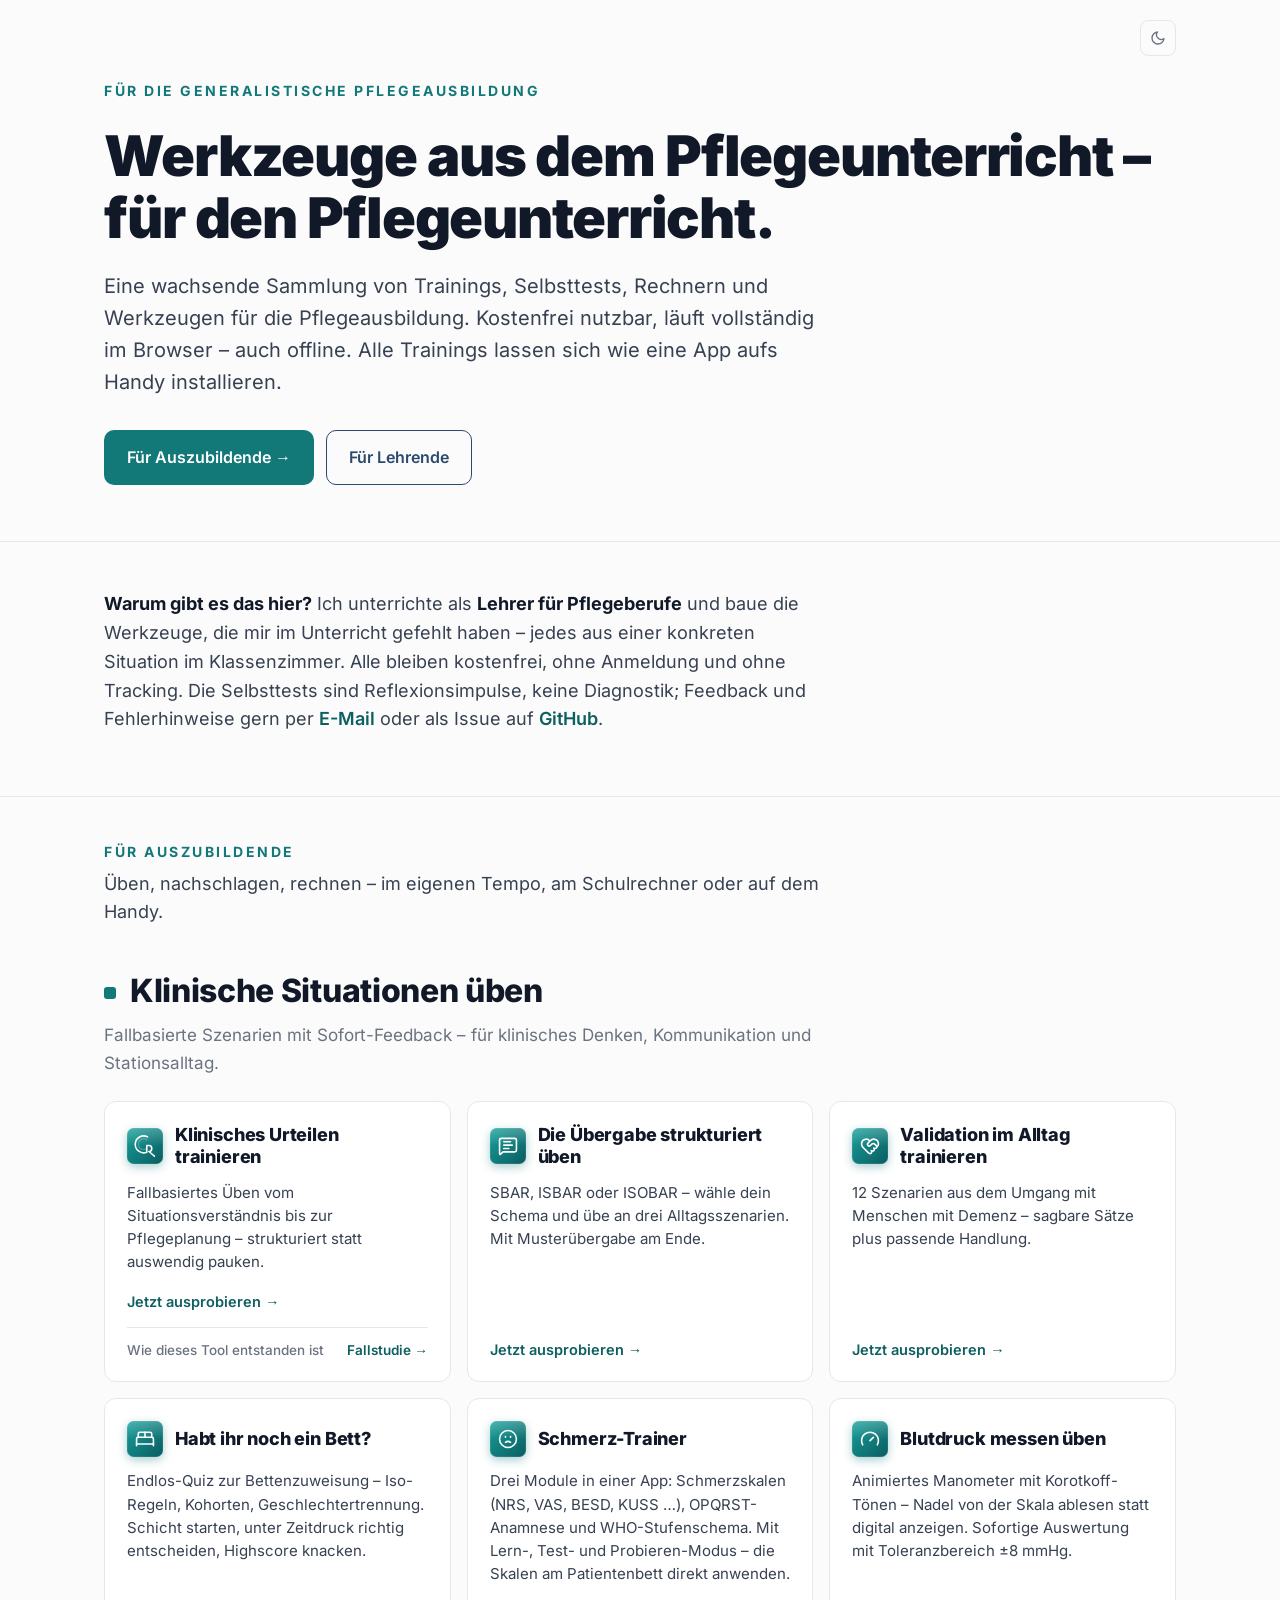
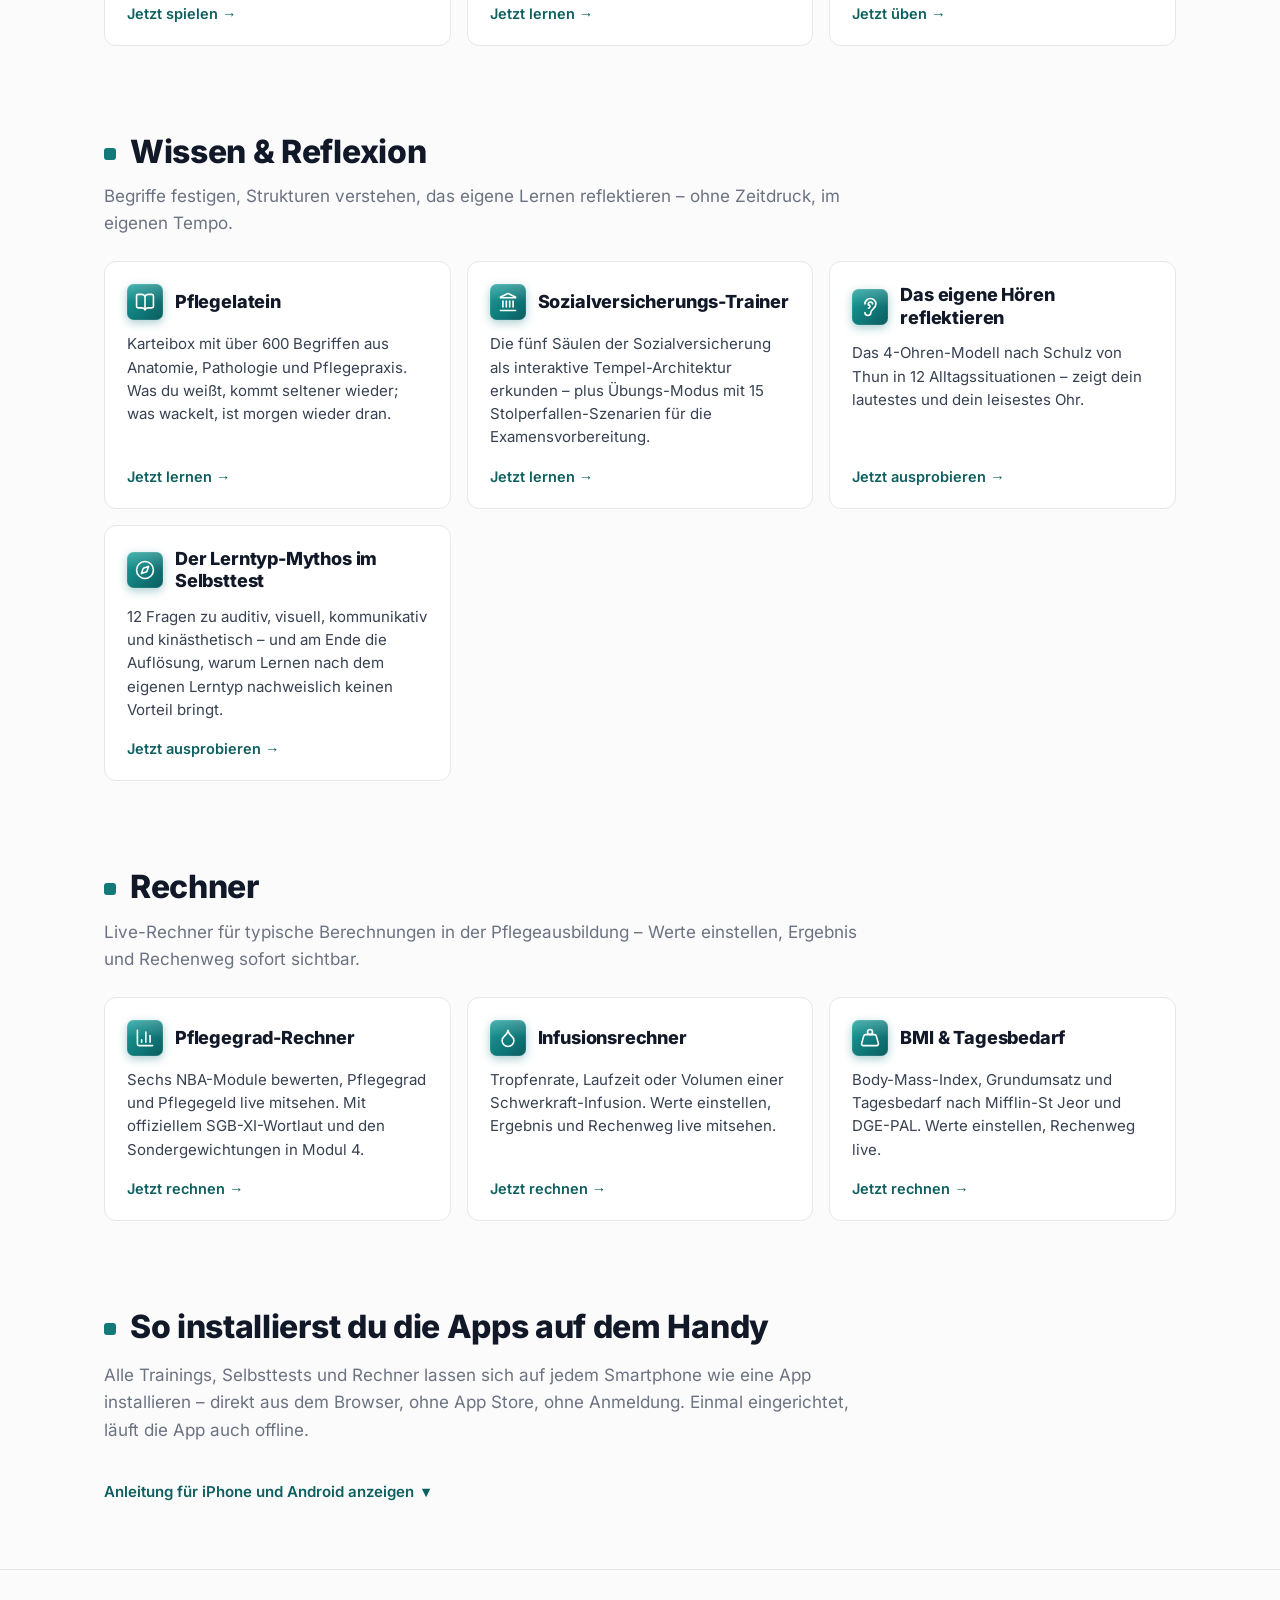
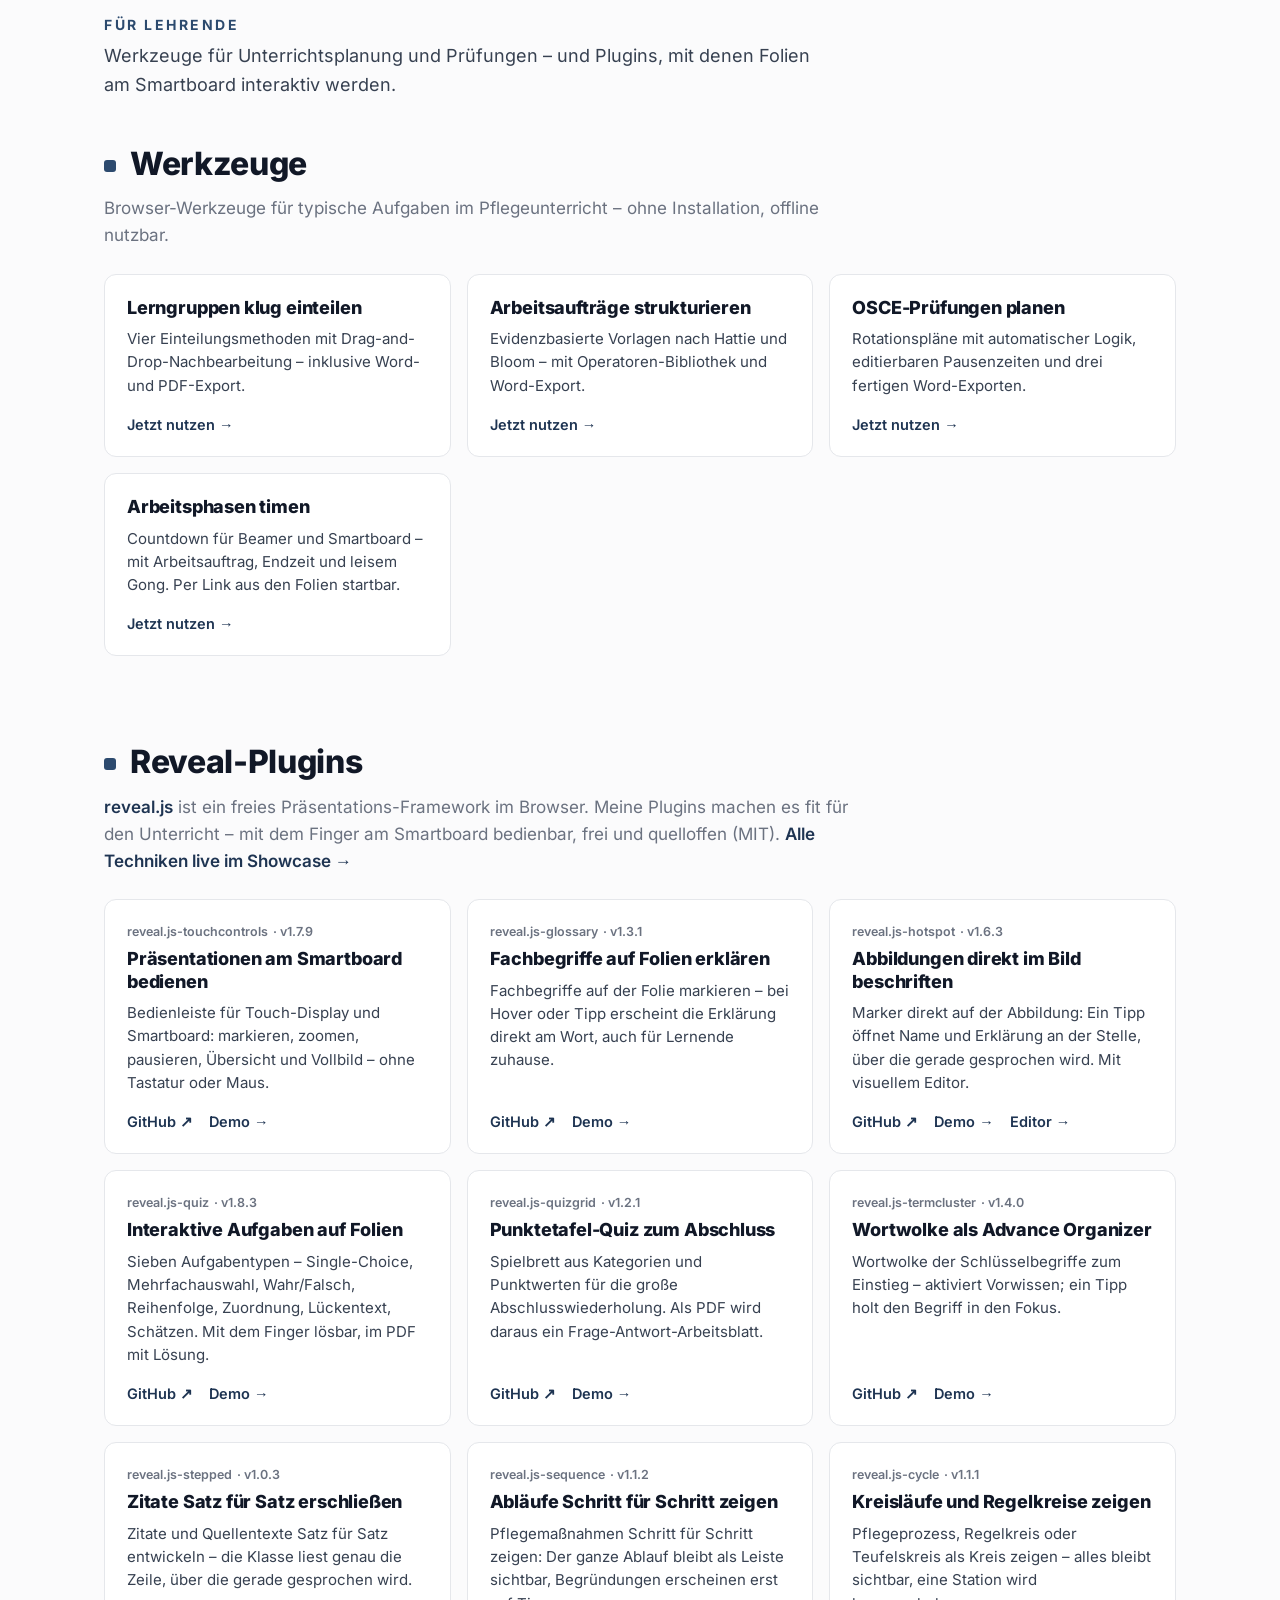
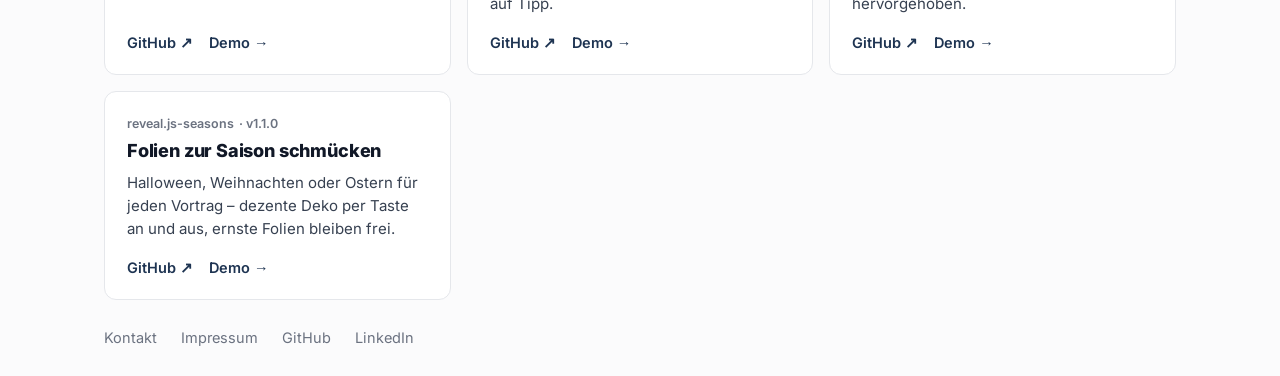
<file: index.html>
<!DOCTYPE html>
<html lang="de">
<head>
  <meta charset="UTF-8">
  <meta name="viewport" content="width=device-width, initial-scale=1.0, viewport-fit=cover">
  <title>Florian Loyns – Werkzeuge für die Pflegepädagogik</title>

  <meta name="description" content="Trainings und Selbsttests für Auszubildende und Werkzeuge für Lehrende in der Pflegeausbildung – kostenfrei, offline nutzbar, open source.">
  <link rel="canonical" href="https://florianloyns.com/">
  <link rel="preload" href="fonts/inter-latin-wght-normal.woff2" as="font" type="font/woff2" crossorigin>
  <meta name="robots" content="index,follow">
  <meta name="theme-color" content="#127878" media="(prefers-color-scheme: light)">
  <meta name="theme-color" content="#0f172a" media="(prefers-color-scheme: dark)">
  <script>
    /* Farbschema vor dem ersten Zeichnen setzen – sonst blitzt bei gespeichertem Dunkelmodus kurz die helle Seite auf */
    (function () {
      try {
        var t = localStorage.getItem('fl-theme');
        if (t === 'dark' || t === 'light') document.documentElement.setAttribute('data-theme', t);
      } catch (e) {}
    })();
  </script>

  <!-- Inline SVG favicon, 'fl' monogram in teal -->
  <link rel="icon" type="image/svg+xml" href="data:image/svg+xml,%3Csvg%20xmlns%3D%22http%3A%2F%2Fwww.w3.org%2F2000%2Fsvg%22%20viewBox%3D%220%200%2064%2064%22%3E%3Cdefs%3E%3ClinearGradient%20id%3D%22g%22%20x1%3D%220%22%20y1%3D%220%22%20x2%3D%221%22%20y2%3D%221%22%3E%3Cstop%20offset%3D%220%22%20stop-color%3D%22%2317a09b%22%2F%3E%3Cstop%20offset%3D%221%22%20stop-color%3D%22%230b5c60%22%2F%3E%3C%2FlinearGradient%3E%3ClinearGradient%20id%3D%22s%22%20x1%3D%220%22%20y1%3D%220%22%20x2%3D%220%22%20y2%3D%221%22%3E%3Cstop%20offset%3D%220%22%20stop-color%3D%22%23fff%22%20stop-opacity%3D%22.22%22%2F%3E%3Cstop%20offset%3D%22.5%22%20stop-color%3D%22%23fff%22%20stop-opacity%3D%220%22%2F%3E%3C%2FlinearGradient%3E%3C%2Fdefs%3E%3Crect%20width%3D%2264%22%20height%3D%2264%22%20rx%3D%2214%22%20fill%3D%22url%28%23g%29%22%2F%3E%3Crect%20width%3D%2264%22%20height%3D%2264%22%20rx%3D%2214%22%20fill%3D%22url%28%23s%29%22%2F%3E%3Crect%20x%3D%22.5%22%20y%3D%22.5%22%20width%3D%2263%22%20height%3D%2263%22%20rx%3D%2213.5%22%20fill%3D%22none%22%20stroke%3D%22%23fff%22%20stroke-opacity%3D%22.22%22%2F%3E%3Cpath%20fill%3D%22%23fff%22%20d%3D%22M33.22%2025.34V29.89H19.87V25.34ZM23.18%2045.0V24.29Q23.18%2022.03%2024.03%2020.54Q24.87%2019.05%2026.38%2018.31Q27.89%2017.57%2029.87%2017.57Q31.16%2017.57%2032.31%2017.78Q33.46%2017.98%2034.00%2018.13L33.01%2022.62Q32.66%2022.52%2032.18%2022.44Q31.70%2022.37%2031.24%2022.37Q30.14%2022.37%2029.71%2022.87Q29.28%2023.37%2029.28%2024.24V45.0Z%20M42.43%2018.80V45.0H36.30V18.80Z%22%2F%3E%3C%2Fsvg%3E">
  <link rel="apple-touch-icon" href="/apple-touch-icon.png">

  <!-- Open Graph -->
  <meta property="og:type" content="website">
  <meta property="og:url" content="https://florianloyns.com/">
  <meta property="og:title" content="Florian Loyns – Werkzeuge für die Pflegepädagogik">
  <meta property="og:description" content="Trainings und Selbsttests für Auszubildende und Werkzeuge für Lehrende in der Pflegeausbildung – kostenfrei, offline nutzbar, open source.">
  <meta property="og:image" content="https://florianloyns.com/og-image.png?v=2">
  <meta property="og:image:width" content="1200">
  <meta property="og:image:height" content="630">
  <meta property="og:image:alt" content="Werkzeuge aus dem Pflegeunterricht – für den Pflegeunterricht. Trainings, Selbsttests und Werkzeuge für Lehrende.">
  <meta property="og:locale" content="de_DE">

  <!-- Twitter -->
  <meta name="twitter:card" content="summary_large_image">
  <meta name="twitter:title" content="Florian Loyns – Werkzeuge für die Pflegepädagogik">
  <meta name="twitter:description" content="Trainings und Selbsttests für Auszubildende und Werkzeuge für Lehrende.">
  <meta name="twitter:image" content="https://florianloyns.com/og-image.png?v=2">

  <!-- Structured Data -->
  <script type="application/ld+json">
  {
    "@context": "https://schema.org",
    "@graph": [
      {
        "@type": "Person",
        "@id": "https://florianloyns.com/#person",
        "name": "Florian Loyns",
        "jobTitle": "Lehrer für Pflegeberufe",
        "description": "Lehrer für Pflegeberufe und Pflegepädagoge. Entwickelt eine frei nutzbare Sammlung von Trainings, Selbsttests und Rechnern für die generalistische Pflegeausbildung – didaktisch konzipiert und technisch selbst umgesetzt.",
        "url": "https://florianloyns.com/",
        "sameAs": ["https://github.com/FlorianLoyns", "https://www.linkedin.com/in/florianloyns/"]
      },
      {
        "@type": "CollectionPage",
        "name": "Werkzeuge für die Pflegepädagogik",
        "description": "Trainings und Selbsttests für Auszubildende und Werkzeuge für Lehrende in der Pflegeausbildung.",
        "url": "https://florianloyns.com/",
        "author": { "@id": "https://florianloyns.com/#person" },
        "inLanguage": "de-DE"
      }
    ]
  }
  </script>

  <style>
    @font-face {
      font-family: "Inter";
      src: url("fonts/inter-latin-wght-normal.woff2") format("woff2");
      font-weight: 100 900;
      font-style: normal;
      font-display: swap;
    }
    :root {
      --teal: #127878;
      --teal-dark: #0e5f5f;
      --teal-soft: #e6f3f3;
      --marine: #2c4a6e;
      --marine-dark: #1e3452;
      --marine-soft: #eef2f7;
      --ink: #111827;
      --body: #374151;
      --muted: #6b7280;
      --bg: #fbfbfc;
      --surface: #ffffff;
      --border: #e5e7eb;
    }
    @media (prefers-color-scheme: dark) {
      :root {
        --teal: #2dd4bf; --teal-dark: #14b8a6; --teal-soft: rgba(45,212,191,.12);
        --marine: #7dd3fc; --marine-dark: #38bdf8; --marine-soft: rgba(125,211,252,.1);
        --ink: #f1f5f9; --body: #cbd5e1; --muted: #94a3b8;
        --bg: #0f172a; --surface: #1e293b; --border: #334155;
      }
    }
    [data-theme="dark"] {
      --teal: #2dd4bf; --teal-dark: #14b8a6; --teal-soft: rgba(45,212,191,.12);
      --marine: #7dd3fc; --marine-dark: #38bdf8; --marine-soft: rgba(125,211,252,.1);
      --ink: #f1f5f9; --body: #cbd5e1; --muted: #94a3b8;
      --bg: #0f172a; --surface: #1e293b; --border: #334155;
    }
    [data-theme="light"] {
      --teal: #127878; --teal-dark: #0e5f5f; --teal-soft: #e6f3f3;
      --marine: #2c4a6e; --marine-dark: #1e3452; --marine-soft: #eef2f7;
      --ink: #111827; --body: #374151; --muted: #6b7280;
      --bg: #fbfbfc; --surface: #ffffff; --border: #e5e7eb;
    }
    *, *::before, *::after { box-sizing: border-box; }
    html { scroll-behavior: smooth; }
    body {
      margin: 0;
      font-family: "Inter", -apple-system, BlinkMacSystemFont, "Segoe UI", Roboto, "Helvetica Neue", Arial, sans-serif;
      background: var(--bg);
      color: var(--body);
      line-height: 1.6;
      font-size: 17px;
      -webkit-font-smoothing: antialiased;
      -webkit-tap-highlight-color: transparent;
      touch-action: manipulation;
    }
    a { color: inherit; }

    .skip-link {
      position: absolute;
      left: 12px;
      top: -60px;
      background: var(--ink);
      color: #fff;
      padding: 10px 16px;
      border-radius: 8px;
      font-weight: 600;
      font-size: 14px;
      text-decoration: none;
      z-index: 100;
      transition: top .15s ease;
    }
    .skip-link:focus { top: 12px; outline: 2px solid var(--teal); }

    :focus-visible {
      outline: 3px solid var(--teal);
      outline-offset: 3px;
      border-radius: 4px;
    }
    .card:focus-visible { outline-offset: 4px; }

    .container {
      max-width: 1120px;
      margin: 0 auto;
      padding: 0 24px;
      padding-left: max(24px, env(safe-area-inset-left));
      padding-right: max(24px, env(safe-area-inset-right));
    }

    /* ========== Hero ========== */
    .hero {
      position: relative;
      padding: 80px 0 56px;
      padding-top: max(80px, env(safe-area-inset-top) + 64px);
      border-bottom: 1px solid var(--border);
    }
    .hero .eyebrow {
      color: var(--teal);
      font-weight: 700;
      font-size: 14px;
      letter-spacing: 2.5px;
      text-transform: uppercase;
      margin: 0 0 24px;
    }
    .hero h1 {
      margin: 0 0 20px;
      color: var(--ink);
      font-size: clamp(36px, 5vw, 56px);
      font-weight: 900;
      line-height: 1.1;
      letter-spacing: -0.02em;
    }
    .hero .lead {
      max-width: 720px;
      margin: 0 0 32px;
      font-size: clamp(18px, 2vw, 20px);
      color: var(--body);
    }
    .hero .actions {
      display: flex;
      gap: 12px;
      flex-wrap: wrap;
    }
    .btn {
      display: inline-flex;
      align-items: center;
      gap: 8px;
      padding: 14px 22px;
      border-radius: 10px;
      font-weight: 600;
      font-size: 16px;
      text-decoration: none;
      transition: transform .15s ease, background .15s ease, gap .15s ease;
      border: 1px solid transparent;
    }
    .btn-primary { background: var(--teal); color: #fff; }
    .btn-primary:hover { background: var(--teal-dark); gap: 12px; }
    /* Im Dunkelmodus ist das Türkis hell – dunkle Schrift statt weißer (Kontrast > 4,5 : 1) */
    @media (prefers-color-scheme: dark) { :root:not([data-theme="light"]) .btn-primary { color: #0f172a; } }
    [data-theme="dark"] .btn-primary { color: #0f172a; }
    .btn-secondary {
      background: transparent;
      color: var(--marine);
      border-color: var(--marine);
    }
    .btn-secondary:hover { background: var(--marine); color: #fff; gap: 12px; }

    /* ========== About ========== */
    .about { padding: 48px 0 16px; }
    .about p {
      max-width: 720px;
      font-size: 18px;
      color: var(--body);
      margin: 0 0 14px;
    }
    .about p strong { color: var(--ink); }
    .about a { color: var(--teal-dark); font-weight: 600; text-decoration: none; }
    .about a:hover { text-decoration: underline; }

    /* ========== Sections ========== */
    section.block { padding: 56px 0 40px; }
    section.block h2 {
      margin: 0 0 6px;
      font-size: clamp(26px, 3vw, 32px);
      font-weight: 800;
      color: var(--ink);
      letter-spacing: -0.01em;
    }
    section.block .section-lead {
      margin: 0 0 32px;
      color: var(--muted);
      font-size: 17px;
    }
    section.block h2::before {
      content: "";
      display: inline-block;
      width: 12px;
      height: 12px;
      border-radius: 3px;
      margin-right: 14px;
      vertical-align: 3px;
    }
    section.block.teal h2::before   { background: var(--teal); }
    section.block.marine h2::before { background: var(--marine); }

    /* ========== Card Grid ========== */
    .grid {
      display: grid;
      grid-template-columns: repeat(2, 1fr);
      gap: 20px;
    }
    @media (max-width: 680px) {
      .grid { grid-template-columns: 1fr; }
    }

    .card {
      background: var(--surface);
      border: 1px solid var(--border);
      border-radius: 14px;
      padding: 28px 28px 24px;
      text-decoration: none;
      color: inherit;
      display: flex;
      flex-direction: column;
      position: relative;
      overflow: hidden;
      transition: transform .18s ease, box-shadow .18s ease, border-color .18s ease;
    }
    .card::before {
      content: "";
      position: absolute;
      inset: 0 0 auto 0;
      height: 4px;
    }
    .card.teal::before   { background: var(--teal); }
    .card.marine::before { background: var(--marine); }

    .card:hover {
      transform: translateY(-2px);
      box-shadow: 0 14px 32px -20px rgba(15, 23, 42, .25);
    }
    .card.teal:hover   { border-color: var(--teal); }
    .card.marine:hover { border-color: var(--marine); }

    .card .tag {
      font-size: 11px;
      letter-spacing: 1.5px;
      text-transform: uppercase;
      font-weight: 700;
      margin: 4px 0 14px;
      display: inline-flex;
      align-items: center;
      gap: 10px;
    }
    .card.teal .tag   { color: var(--teal); }
    .card.marine .tag { color: var(--marine); }

    /* App-icon top-right on featured cards */
    .card-logo {
      position: absolute;
      top: 20px;
      right: 20px;
      width: 52px;
      height: 52px;
      border-radius: 12px;
      box-shadow: 0 2px 6px rgba(15, 23, 42, .12);
    }
    .card.has-logo .tag,
    .card.has-logo h3,
    .card.has-logo > p {
      padding-right: 72px;
    }

    .card h3 {
      margin: 0 0 12px;
      font-size: 22px;
      font-weight: 800;
      color: var(--ink);
      letter-spacing: -0.01em;
      line-height: 1.25;
    }
    .card p {
      margin: 0 0 20px;
      color: var(--body);
      font-size: 15.5px;
      line-height: 1.55;
    }

    .card .steps {
      margin: 0 0 4px;
      padding-left: 24px;
      font-size: 14.5px;
      line-height: 1.7;
      color: var(--body);
    }
    .card .steps li { padding: 2px 0; }
    .card .steps li::marker { color: var(--teal); font-weight: 700; }

    .card .cta {
      margin-top: auto;
      font-size: 15px;
      font-weight: 600;
      display: inline-flex;
      align-items: center;
      gap: 6px;
    }
    .card.teal .cta   { color: var(--teal-dark); }
    .card.marine .cta { color: var(--marine-dark); }
    .card:hover .cta  { gap: 10px; }
    .card-actions { margin-top: auto; display: flex; gap: 20px; flex-wrap: wrap; }
    .card-actions a { font-size: 15px; font-weight: 600; color: var(--marine-dark); text-decoration: none; }
    .card-actions a:hover { text-decoration: underline; }
    .card.teal .card-actions a { color: var(--teal-dark); }
    .case-link {
      margin-top: 18px;
      padding-top: 14px;
      border-top: 1px solid var(--border);
      display: flex;
      align-items: center;
      justify-content: space-between;
      gap: 12px;
      text-decoration: none;
      font-size: 14px;
    }
    .case-link .case-q { color: var(--muted); font-weight: 500; }
    .case-link .case-cta { color: var(--teal-dark); font-weight: 600; white-space: nowrap; }
    .case-link:hover .case-cta { text-decoration: underline; }

    /* GitHub-Sterne (aus stars.json, erst ab 5) */
    .star-badge {
      margin-left: auto;
      display: inline-flex;
      align-items: center;
      gap: 4px;
      font-size: 13px;
      font-weight: 700;
      pointer-events: none;
    }
    .card.teal .star-badge { color: var(--teal-dark); }
    .card.marine .star-badge { color: var(--marine-dark); }
    .card .cta { display: flex; }
    .card .tag .plugin-version { text-transform: none; }


    /* Trennband zwischen den beiden Zielgruppen */
    .audience { padding: 44px 0 6px; margin-top: 32px; border-top: 1px solid var(--border); }
    .audience-for {
      margin: 0 0 6px; font-size: 14px; font-weight: 700; letter-spacing: 2.5px; text-transform: uppercase;
    }
    .audience.teal .audience-for { color: var(--teal); }
    .audience.marine .audience-for { color: var(--marine); }
    .audience-lead { margin: 0; max-width: 720px; font-size: 18px; color: var(--body); }
    #azubis + section.block, #lehrende + section.block { padding-top: 32px; }


    /* ========== Installationsanleitung zum Aufklappen ========== */
    details.install > summary { list-style: none; cursor: pointer; }
    details.install > summary::-webkit-details-marker { display: none; }
    details.install > summary h2 { display: inline; }
    details.install .install-toggle {
      display: inline-flex; align-items: center; gap: 8px;
      margin-top: 12px; font-size: 15px; font-weight: 600; color: var(--teal-dark);
    }
    details.install .install-toggle::after { content: "▾"; transition: transform .2s ease; }
    details.install[open] .install-toggle::after { transform: rotate(180deg); }
    details.install .install-toggle .when-open { display: none; }
    details.install[open] .install-toggle .when-open { display: inline; }
    details.install[open] .install-toggle .when-closed { display: none; }
    details.install > summary:hover .install-toggle { text-decoration: underline; }
    details.install .install-body { margin-top: 28px; }
    details.install .section-lead { margin-top: 10px; margin-bottom: 0; }

    /* ========== Footer ========== */
    footer {
      margin-top: 0;
      padding: 12px 0 26px;
      color: var(--muted);
      font-size: 14.5px;
    }
    #plugins { padding-bottom: 14px; }
    footer .row {
      display: flex;
      gap: 24px;
      flex-wrap: wrap;
      align-items: center;
    }
    footer a { color: var(--muted); text-decoration: none; transition: opacity .15s; }
    footer a:hover { opacity: .65; }
    footer p { margin: 6px 0; }
    footer .small { font-size: 13px; opacity: .8; }


/* ========== PWA Install Gallery ========== */
    /* PWA-Installationsgalerie */
    .pwa-gallery {
      display: grid;
      grid-template-columns: repeat(4, 1fr);
      gap: 20px;
      margin-top: 40px;
    }
    .pwa-gallery-item {
      display: flex;
      flex-direction: column;
      align-items: center;
      gap: 10px;
    }
    .pwa-gallery-item img {
      width: 100%;
      height: auto;
      display: block;
      border: none;
      border-radius: 0;
      outline: none;
      transition: transform .2s ease;
    }
    .pwa-gallery-item:hover img {
      transform: translateY(-4px);
    }
    /* Dark/light screenshot switching */
    .pwa-img-dark { display: none; }
    .pwa-img-light { display: block; }
    @media (prefers-color-scheme: dark) {
      .pwa-img-dark  { display: block; }
      .pwa-img-light { display: none; }
    }
    [data-theme="dark"]  .pwa-img-dark  { display: block !important; }
    [data-theme="dark"]  .pwa-img-light { display: none  !important; }
    [data-theme="light"] .pwa-img-dark  { display: none  !important; }
    [data-theme="light"] .pwa-img-light { display: block !important; }
    .pwa-step-label {
      font-size: 13.5px;
      font-weight: 600;
      color: var(--teal);
      text-align: center;
    }
    .pwa-step-num {
      font-size: 11px;
      font-weight: 700;
      color: var(--muted);
      text-transform: uppercase;
      letter-spacing: .06em;
    }
    /* Mobile: horizontaler App-Store-Swipe */
    @media (max-width: 680px) {
      .pwa-gallery {
        display: flex;
        overflow-x: auto;
        scroll-snap-type: x mandatory;
        -webkit-overflow-scrolling: touch;
        scrollbar-width: none;
        gap: 14px;
        padding-bottom: 8px;
        margin-left: -16px;
        margin-right: -16px;
        padding-left: 16px;
        padding-right: 16px;
      }
      .pwa-gallery::-webkit-scrollbar { display: none; }
      .pwa-gallery-item {
        flex: 0 0 72vw;
        scroll-snap-align: start;
      }
    }
    /* ========== Farbschema-Schalter (im Kopf, rechts an der Inhaltskante) ========== */
    #btn-theme {
      position: absolute;
      top: max(20px, calc(env(safe-area-inset-top) + 12px));
      right: max(24px, calc((100vw - 1120px) / 2 + 24px), env(safe-area-inset-right));
      width: 36px; height: 36px;
      border-radius: 8px;
      background: transparent;
      border: 1px solid var(--border);
      display: grid; place-items: center;
      color: var(--muted);
      cursor: pointer;
      transition: background .15s;
    }
    #btn-theme:hover { background: var(--border); }

    /* ========== Mobile-Optimierungen ========== */
    @media (max-width: 600px) {
      .container {
        padding-left: max(18px, env(safe-area-inset-left));
        padding-right: max(18px, env(safe-area-inset-right));
      }
      .hero {
        padding: 48px 0 32px;
        padding-top: max(48px, env(safe-area-inset-top) + 32px);
      }
      .hero h1 { font-size: clamp(28px, 8vw, 42px); }
      .about { padding: 32px 0 8px; }
      section.block { padding: 36px 0 28px; }
      .card { padding: 22px 20px 20px; }
      footer { padding: 28px 0 calc(28px + env(safe-area-inset-bottom)); }
    }
    /* ========== Ruhiges Layout (Okt. 2026): ohne Screenshots, kompakte Karten ========== */
    section.block { padding: 48px 0 32px; }
    section.block .section-lead { margin-bottom: 24px; max-width: 760px; }
    section.block .section-lead a { color: var(--marine-dark); font-weight: 600; text-decoration: none; }
    section.block .section-lead a:hover { text-decoration: underline; }
    .grid { grid-template-columns: repeat(3, minmax(0, 1fr)); gap: 16px; }
    .grid.grid-2 { grid-template-columns: repeat(2, minmax(0, 1fr)); }
    @media (max-width: 960px) { .grid { grid-template-columns: repeat(2, minmax(0, 1fr)); } }
    @media (max-width: 640px) { .grid, .grid.grid-2 { grid-template-columns: 1fr; } }

    .card { padding: 22px 22px 20px; border-radius: 12px; }
    .card::before { display: none; }
    .card:hover { transform: none; box-shadow: 0 8px 24px -16px rgba(15, 23, 42, .35); }
    .card-logo {
      position: static;
      width: 40px; height: 40px;
      border-radius: 10px;
      box-shadow: none;
      margin: 0 0 14px;
      flex: none;
    }
    .card.has-logo .tag, .card.has-logo h3, .card.has-logo > p { padding-right: 0; }
    .card .tag, .card.teal .tag, .card.marine .tag {
      margin: 0 0 6px;
      font-size: 11px;
      letter-spacing: 1.2px;
      color: var(--muted);
    }
    .card .tag { gap: 5px; }
    .card .tag.tag-plain { text-transform: none; letter-spacing: 0; font-size: 12.5px; font-weight: 600; }
    .card h3 { font-size: 18px; margin: 0 0 8px; }
    .card p { font-size: 15px; line-height: 1.55; margin: 0 0 16px; }
    .card .cta, .card-actions a { font-size: 14.5px; }
    .card-actions { gap: 16px; align-items: center; }
    .case-link { margin-top: 14px; padding-top: 12px; font-size: 13.5px; }
    @media (max-width: 600px) {
      .card { padding: 20px 18px 18px; }
    }
    /* Icon neben dem Titel, ohne Tag (Variante B) */
    .card .tag:not(.tag-plain) { display:none; }
    .card.has-logo { display:grid; grid-template-columns:36px 1fr; grid-template-rows:auto 1fr auto auto; column-gap:12px; }
    .card.has-logo > * { grid-column:1 / -1; }
    .card.has-logo .card-logo { grid-column:1; grid-row:1; width:36px; height:36px; border-radius:9px; margin:0; align-self:center; }
    .card.has-logo h3 { grid-column:2; grid-row:1; align-self:center; margin:0; }
    .card.has-logo > p { margin-top:12px; }
    /* App-Icons: eine Familie mit Tiefe (weicher Schatten) */
    .card-logo { overflow: visible; filter: drop-shadow(0 3px 5px rgba(13, 115, 119, .35)); }
    @media (prefers-color-scheme: dark) { :root:not([data-theme="light"]) .card-logo { filter: drop-shadow(0 3px 6px rgba(0, 0, 0, .5)); } }
    [data-theme="dark"] .card-logo { filter: drop-shadow(0 3px 6px rgba(0, 0, 0, .5)); }
    /* fl-ic-anim: App-Icons bewegen sich beim Überfahren passend zum Motiv */
    .card-logo { transition: transform .25s cubic-bezier(.3, 1.5, .6, 1); }
    .card-logo .anim { transform-box: view-box; transform-origin: 0 0; }
    .card-logo .wave { opacity: 0; }
    .card:hover .card-logo, .card:focus-visible .card-logo { transform: translateY(-2px) scale(1.06); }
    @keyframes fl-type   { from { stroke-dasharray: 0 20; } to { stroke-dasharray: 20 0; } }
    @keyframes fl-beat   { 0%,100% { transform: scale(1); } 20% { transform: scale(1.14); } 40% { transform: scale(.96); } 60% { transform: scale(1.08); } }
    @keyframes fl-bounce { 0%,100% { transform: translateY(0); } 30% { transform: translateY(-2.2px); } 55% { transform: translateY(.6px); } 75% { transform: translateY(-.8px); } }
    @keyframes fl-wobble { 0%,100% { transform: rotate(0); } 20% { transform: rotate(-12deg); } 45% { transform: rotate(9deg); } 70% { transform: rotate(-5deg); } }
    @keyframes fl-needle { 0% { transform: rotate(-90deg); } 50% { transform: rotate(25deg); } 72% { transform: rotate(-10deg); } 88% { transform: rotate(4deg); } 100% { transform: rotate(0); } }
    @keyframes fl-page   { 0%,100% { transform: scaleX(1); } 45% { transform: scaleX(.15); } }
    @keyframes fl-roof   { 0% { transform: translateY(-4px); opacity: 0; } 60% { transform: translateY(.6px); opacity: 1; } 100% { transform: translateY(0); } }
    @keyframes fl-grow   { from { transform: scaleY(0); } to { transform: scaleY(1); } }
    @keyframes fl-tilt   { 0%,100% { transform: rotate(0); } 30% { transform: rotate(-10deg); } 60% { transform: rotate(4deg); } }
    @keyframes fl-wave   { 0% { opacity: 0; transform: translateX(-2px); } 40% { opacity: 1; } 100% { opacity: 0; transform: translateX(1.5px); } }
    @keyframes fl-spin   { 0% { transform: rotate(0); } 55% { transform: rotate(200deg); } 75% { transform: rotate(160deg); } 90% { transform: rotate(185deg); } 100% { transform: rotate(180deg); } }
    @keyframes fl-bar    { 0% { transform: scaleY(.1); } 70% { transform: scaleY(1.12); } 100% { transform: scaleY(1); } }
    @keyframes fl-drip   { 0%,100% { transform: translateY(0); } 35% { transform: translateY(2.4px) scaleY(1.06); } 60% { transform: translateY(-.8px) scaleY(.96); } }
    @keyframes fl-thud   { 0%,100% { transform: translateY(0); } 25% { transform: translateY(-3px); } 50% { transform: translateY(.8px) scaleY(.95); } 70% { transform: translateY(0); } }
    @keyframes fl-lens   { 0%,100% { transform: translate(0, 0); } 40% { transform: translate(2px, 2px); } }
    .card:is(:hover, :focus-visible) .card-logo .type   { animation: fl-type .45s ease-out both; }
    .card:is(:hover, :focus-visible) .card-logo .t2     { animation-delay: .15s; }
    .card:is(:hover, :focus-visible) .card-logo .t3     { animation-delay: .3s; }
    .card:is(:hover, :focus-visible) .card-logo .beat   { animation: fl-beat .9s ease-in-out; }
    .card:is(:hover, :focus-visible) .card-logo .bounce { animation: fl-bounce .7s ease-out; }
    .card:is(:hover, :focus-visible) .card-logo .wobble { animation: fl-wobble .7s ease-in-out; }
    .card:is(:hover, :focus-visible) .card-logo .needle { animation: fl-needle 1s cubic-bezier(.3, .7, .4, 1); }
    .card:is(:hover, :focus-visible) .card-logo .page   { animation: fl-page .8s ease-in-out; }
    .card:is(:hover, :focus-visible) .card-logo .roof   { animation: fl-roof .55s .35s ease-out both; }
    .card:is(:hover, :focus-visible) .card-logo .col    { animation: fl-grow .3s ease-out both; }
    .card:is(:hover, :focus-visible) .card-logo .c2     { animation-delay: .07s; }
    .card:is(:hover, :focus-visible) .card-logo .c3     { animation-delay: .14s; }
    .card:is(:hover, :focus-visible) .card-logo .c4     { animation-delay: .21s; }
    .card:is(:hover, :focus-visible) .card-logo .tilt   { animation: fl-tilt .8s ease-in-out; }
    .card:is(:hover, :focus-visible) .card-logo .wave   { animation: fl-wave .9s .1s ease-out 2; }
    .card:is(:hover, :focus-visible) .card-logo .spin   { animation: fl-spin 1.1s cubic-bezier(.3, .6, .3, 1); }
    .card:is(:hover, :focus-visible) .card-logo .bar    { animation: fl-bar .5s ease-out both; }
    .card:is(:hover, :focus-visible) .card-logo .b2     { animation-delay: .08s; }
    .card:is(:hover, :focus-visible) .card-logo .b3     { animation-delay: .16s; }
    .card:is(:hover, :focus-visible) .card-logo .drip   { animation: fl-drip .8s ease-in-out; }
    .card:is(:hover, :focus-visible) .card-logo .thud   { animation: fl-thud .7s ease-out; }
    .card:is(:hover, :focus-visible) .card-logo .lens   { animation: fl-lens .6s ease-in-out; }
    @media (prefers-reduced-motion: reduce) {
      .card-logo, .card-logo * { animation: none !important; transition: none !important; }
      .card:hover .card-logo { transform: none; }
    }
  </style>
</head>
<body>

  <!-- App-Icons: Symbole aus Lucide (https://lucide.dev), ISC-Lizenz, © Lucide Contributors; Teile © Cole Bemis (Feather, MIT) -->
  <!-- Gemeinsame Verläufe für die App-Icons (Tiefe) -->
  <svg width="0" height="0" style="position:absolute" aria-hidden="true" focusable="false"><defs>
    <linearGradient id="fl-ic-grad" x1="0" y1="0" x2="1" y2="1"><stop offset="0" stop-color="#17a09b"/><stop offset="1" stop-color="#0b5c60"/></linearGradient>
    <linearGradient id="fl-ic-sheen" x1="0" y1="0" x2="0" y2="1"><stop offset="0" stop-color="#fff" stop-opacity=".22"/><stop offset=".5" stop-color="#fff" stop-opacity="0"/></linearGradient>
  </defs></svg>

  <a href="#azubis" class="skip-link">Zum Hauptinhalt springen</a>


  <header class="hero">
    <button id="btn-theme" aria-label="Farbschema umschalten">
          <svg id="theme-icon-sun" width="16" height="16" viewBox="0 0 24 24" fill="none" stroke="currentColor" stroke-width="2" stroke-linecap="round" stroke-linejoin="round" style="display:none"><circle cx="12" cy="12" r="4"/><path d="M12 2v2M12 20v2M4.93 4.93l1.41 1.41M17.66 17.66l1.41 1.41M2 12h2M20 12h2M4.93 19.07l1.41-1.41M17.66 6.34l1.41-1.41"/></svg>
          <svg id="theme-icon-moon" width="16" height="16" viewBox="0 0 24 24" fill="none" stroke="currentColor" stroke-width="2" stroke-linecap="round" stroke-linejoin="round"><path d="M21 12.79A9 9 0 1 1 11.21 3 7 7 0 0 0 21 12.79z"/></svg>
        </button>
    <div class="container">
      <p class="eyebrow">Für die generalistische Pflegeausbildung</p>
      <h1>Werkzeuge aus dem Pflegeunterricht –<br>für den Pflegeunterricht.</h1>
      <p class="lead">
        Eine wachsende Sammlung von Trainings, Selbsttests, Rechnern und Werkzeugen für die Pflegeausbildung.
        Kostenfrei nutzbar, läuft vollständig im Browser – auch offline. Alle Trainings lassen sich wie eine App aufs Handy installieren.
      </p>
      <div class="actions">
        <a href="#azubis" class="btn btn-primary">Für Auszubildende →</a>
        <a href="#lehrende" class="btn btn-secondary">Für Lehrende</a>
      </div>
    </div>
  </header>

  <main>

  <section class="about">
    <div class="container">
      <p><strong>Warum gibt es das hier?</strong> Ich unterrichte als <strong>Lehrer für Pflegeberufe</strong> und baue die Werkzeuge, die mir im Unterricht gefehlt haben – jedes aus einer konkreten Situation im Klassenzimmer. Alle bleiben kostenfrei, ohne Anmeldung und ohne Tracking. Die Selbsttests sind Reflexionsimpulse, keine Diagnostik; Feedback und Fehlerhinweise gern per <a href="mailto:r-5182@florianloyns.com">E-Mail</a> oder als Issue auf <a href="https://github.com/FlorianLoyns" target="_blank" rel="noopener noreferrer">GitHub</a>.</p>
    </div>
  </section>


    <div class="audience teal" id="azubis">
      <div class="container">
        <p class="audience-for">Für Auszubildende</p>
        <p class="audience-lead">Üben, nachschlagen, rechnen – im eigenen Tempo, am Schulrechner oder auf dem Handy.</p>
      </div>
    </div>

    <section class="block teal" id="trainings" aria-labelledby="trainings-heading">
      <div class="container">
        <h2 id="trainings-heading">Klinische Situationen üben</h2>
        <p class="section-lead">Fallbasierte Szenarien mit Sofort-Feedback – für klinisches Denken, Kommunikation und Stationsalltag.</p>

        <div class="grid">

          <div class="card teal has-logo" data-repo="clinical-reasoning-trainer">
            <svg class="card-logo" viewBox="0 0 64 64" aria-hidden="true" xmlns="http://www.w3.org/2000/svg">
              <rect width="64" height="64" rx="12" fill="url(#fl-ic-grad)"/><rect width="64" height="64" rx="12" fill="url(#fl-ic-sheen)"/><rect x=".5" y=".5" width="63" height="63" rx="11.5" fill="none" stroke="#fff" stroke-opacity=".22"/>
              <g transform="translate(8 5) scale(0.75)" fill="none" stroke="#ffffff" stroke-linecap="round" stroke-linejoin="round">
                <path d="M38.2 14.4 A20 20 0 1 0 36.2 50.7 V35 H42 C46 35 48 38 48 42 S46 49 42 49" stroke-width="3.7"/>
                <path d="M36.9 21.9 A12.6 12.6 0 1 0 36.9 41.3" stroke-width="2.4" opacity="0.32"/>
                <path class="lens" d="M41.5 49.1 L54.2 60" stroke-width="3.7"/>
              </g>
            </svg>
            <span class="tag">
              Klinisches Reasoning
            </span>
            <h3>Klinisches Urteilen trainieren</h3>
            <p>Fallbasiertes Üben vom Situationsverständnis bis zur Pflegeplanung – strukturiert statt auswendig pauken.</p>
            <div class="card-actions">
              <a href="https://florianloyns.com/clinical-reasoning-trainer/">Jetzt ausprobieren →</a>
            </div>
            <a class="case-link" href="https://florianloyns.com/fallstudien/clinical-reasoning-trainer/">
              <span class="case-q">Wie dieses Tool entstanden ist</span>
              <span class="case-cta">Fallstudie →</span>
            </a>
          </div>

          <a class="card teal has-logo" data-repo="isbar-trainer" href="https://florianloyns.com/isbar-trainer/">
            <svg class="card-logo" viewBox="0 0 64 64" aria-hidden="true" xmlns="http://www.w3.org/2000/svg"><rect width="64" height="64" rx="12" fill="url(#fl-ic-grad)"/><rect width="64" height="64" rx="12" fill="url(#fl-ic-sheen)"/><rect x=".5" y=".5" width="63" height="63" rx="11.5" fill="none" stroke="#fff" stroke-opacity=".22"/><g transform="translate(14 14) scale(1.5)" fill="none" stroke="#ffffff" stroke-width="1.9" stroke-linecap="round" stroke-linejoin="round"><path d="M22 17a2 2 0 0 1-2 2H6.828a2 2 0 0 0-1.414.586l-2.202 2.202A.71.71 0 0 1 2 21.286V5a2 2 0 0 1 2-2h16a2 2 0 0 1 2 2z"/><path class="type t1" d="M7 7h8"/><path class="type t2" d="M7 11h10"/><path class="type t3" d="M7 15h6"/></g></svg>
            <span class="tag">
              Kommunikation
            </span>
            <h3>Die Übergabe strukturiert üben</h3>
            <p>SBAR, ISBAR oder ISOBAR – wähle dein Schema und übe an drei Alltagsszenarien. Mit Musterübergabe am Ende.</p>
            <span class="cta">Jetzt ausprobieren →</span>
          </a>

          <a class="card teal has-logo" data-repo="validation-training" href="https://florianloyns.com/validation-training/">
            <svg class="card-logo" viewBox="0 0 64 64" aria-hidden="true" xmlns="http://www.w3.org/2000/svg"><rect width="64" height="64" rx="12" fill="url(#fl-ic-grad)"/><rect width="64" height="64" rx="12" fill="url(#fl-ic-sheen)"/><rect x=".5" y=".5" width="63" height="63" rx="11.5" fill="none" stroke="#fff" stroke-opacity=".22"/><g transform="translate(14 14) scale(1.5)" fill="none" stroke="#ffffff" stroke-width="1.9" stroke-linecap="round" stroke-linejoin="round"><g transform="translate(12 12)"><g class="anim beat"><g transform="translate(-12 -12)"><path d="M19.414 14.414C21 12.828 22 11.5 22 9.5a5.5 5.5 0 0 0-9.591-3.676.6.6 0 0 1-.818.001A5.5 5.5 0 0 0 2 9.5c0 2.3 1.5 4 3 5.5l5.535 5.362a2 2 0 0 0 2.879.052 2.12 2.12 0 0 0-.004-3 2.124 2.124 0 1 0 3-3 2.124 2.124 0 0 0 3.004 0 2 2 0 0 0 0-2.828l-1.881-1.882a2.41 2.41 0 0 0-3.409 0l-1.71 1.71a2 2 0 0 1-2.828 0 2 2 0 0 1 0-2.828l2.823-2.762"/></g></g></g></g></svg>
            <span class="tag">
              Demenz
            </span>
            <h3>Validation im Alltag trainieren</h3>
            <p>12 Szenarien aus dem Umgang mit Menschen mit Demenz – sagbare Sätze plus passende Handlung.</p>
            <span class="cta">Jetzt ausprobieren →</span>
          </a>

          <a class="card teal has-logo" data-repo="noch-ein-bett" href="https://florianloyns.com/noch-ein-bett/">
            <svg class="card-logo" viewBox="0 0 64 64" aria-hidden="true" xmlns="http://www.w3.org/2000/svg"><rect width="64" height="64" rx="12" fill="url(#fl-ic-grad)"/><rect width="64" height="64" rx="12" fill="url(#fl-ic-sheen)"/><rect x=".5" y=".5" width="63" height="63" rx="11.5" fill="none" stroke="#fff" stroke-opacity=".22"/><g transform="translate(14 14) scale(1.5)" fill="none" stroke="#ffffff" stroke-width="1.9" stroke-linecap="round" stroke-linejoin="round"><g transform="translate(12 12)"><g class="anim bounce"><g transform="translate(-12 -12)"><path d="M2 20v-8a2 2 0 0 1 2-2h16a2 2 0 0 1 2 2v8"/><path d="M4 10V6a2 2 0 0 1 2-2h12a2 2 0 0 1 2 2v4"/><path d="M12 4v6"/><path d="M2 18h20"/></g></g></g></g></svg>
            <span class="tag">
              Spiel · Endlos-Modus
            </span>
            <h3>Habt ihr noch ein Bett?</h3>
            <p>Endlos-Quiz zur Bettenzuweisung – Iso-Regeln, Kohorten, Geschlechtertrennung. Schicht starten, unter Zeitdruck richtig entscheiden, Highscore knacken.</p>
            <span class="cta">Jetzt spielen →</span>
          </a>

          <a class="card teal has-logo" data-repo="schmerz-trainer" href="https://florianloyns.com/schmerz-trainer/">
            <svg class="card-logo" viewBox="0 0 64 64" aria-hidden="true" xmlns="http://www.w3.org/2000/svg"><rect width="64" height="64" rx="12" fill="url(#fl-ic-grad)"/><rect width="64" height="64" rx="12" fill="url(#fl-ic-sheen)"/><rect x=".5" y=".5" width="63" height="63" rx="11.5" fill="none" stroke="#fff" stroke-opacity=".22"/><g transform="translate(14 14) scale(1.5)" fill="none" stroke="#ffffff" stroke-width="1.9" stroke-linecap="round" stroke-linejoin="round"><g transform="translate(12 12)"><g class="anim wobble"><g transform="translate(-12 -12)"><circle cx="12" cy="12" r="10"/><path d="M15 10V9"/><path d="M9 10V9"/><path d="M9 16a5 5 0 016 0"/></g></g></g></g></svg>
            <span class="tag">
              Schmerz
            </span>
            <h3>Schmerz-Trainer</h3>
            <p>Drei Module in einer App: Schmerzskalen (NRS, VAS, BESD, KUSS …), OPQRST-Anamnese und WHO-Stufenschema. Mit Lern-, Test- und Probieren-Modus – die Skalen am Patientenbett direkt anwenden.</p>
            <span class="cta">Jetzt lernen →</span>
          </a>

          <a class="card teal has-logo" data-repo="blutdruck-trainer" href="https://florianloyns.com/blutdruck-trainer/">
            <svg class="card-logo" viewBox="0 0 64 64" aria-hidden="true" xmlns="http://www.w3.org/2000/svg"><rect width="64" height="64" rx="12" fill="url(#fl-ic-grad)"/><rect width="64" height="64" rx="12" fill="url(#fl-ic-sheen)"/><rect x=".5" y=".5" width="63" height="63" rx="11.5" fill="none" stroke="#fff" stroke-opacity=".22"/><g transform="translate(14 14) scale(1.5)" fill="none" stroke="#ffffff" stroke-width="1.9" stroke-linecap="round" stroke-linejoin="round"><path d="M3.34 19a10 10 0 1 1 17.32 0"/><g transform="translate(12 14)"><g class="anim needle"><g transform="translate(-12 -14)"><path d="m12 14 4-4"/></g></g></g></g></svg>
            <span class="tag">
              Vitalzeichen
            </span>
            <h3>Blutdruck messen üben</h3>
            <p>Animiertes Manometer mit Korotkoff-Tönen – Nadel von der Skala ablesen statt digital anzeigen. Sofortige Auswertung mit Toleranzbereich ±8 mmHg.</p>
            <span class="cta">Jetzt üben →</span>
          </a>

        </div>
      </div>
    </section>

    <section class="block teal" id="wissen" aria-labelledby="wissen-heading">
      <div class="container">
        <h2 id="wissen-heading">Wissen &amp; Reflexion</h2>
        <p class="section-lead">Begriffe festigen, Strukturen verstehen, das eigene Lernen reflektieren – ohne Zeitdruck, im eigenen Tempo.</p>

        <div class="grid">

          <a class="card teal has-logo" data-repo="pflegelatein" href="https://florianloyns.com/pflegelatein/">
            <svg class="card-logo" viewBox="0 0 64 64" aria-hidden="true" xmlns="http://www.w3.org/2000/svg"><rect width="64" height="64" rx="12" fill="url(#fl-ic-grad)"/><rect width="64" height="64" rx="12" fill="url(#fl-ic-sheen)"/><rect x=".5" y=".5" width="63" height="63" rx="11.5" fill="none" stroke="#fff" stroke-opacity=".22"/><g transform="translate(14 14) scale(1.5)" fill="none" stroke="#ffffff" stroke-width="1.9" stroke-linecap="round" stroke-linejoin="round"><path d="M12 5v16"/><path d="M12 5a5 5 0 00-4-2H4a2 2 0 00-2 2v12a2 2 0 001.999 2H8a5 5 0 014 2"/><g transform="translate(12 12)"><g class="anim page"><g transform="translate(-12 -12)"><path d="M12 21a5 5 0 014-2h4.001A2 2 0 0022 17V5a2 2 0 00-1.999-2L16 3.002A5 5 0 0012 5"/></g></g></g></g></svg>
            <span class="tag">
              Wissen · Pflege&shy;ausbildung
            </span>
            <h3>Pflegelatein</h3>
            <p>Karteibox mit über 600 Begriffen aus Anatomie, Pathologie und Pflegepraxis. Was du weißt, kommt seltener wieder; was wackelt, ist morgen wieder dran.</p>
            <span class="cta">Jetzt lernen →</span>
          </a>

          <a class="card teal has-logo" data-repo="sozialversicherungs-trainer" href="https://florianloyns.com/sozialversicherungs-trainer/">
            <svg class="card-logo" viewBox="0 0 64 64" aria-hidden="true" xmlns="http://www.w3.org/2000/svg"><rect width="64" height="64" rx="12" fill="url(#fl-ic-grad)"/><rect width="64" height="64" rx="12" fill="url(#fl-ic-sheen)"/><rect x=".5" y=".5" width="63" height="63" rx="11.5" fill="none" stroke="#fff" stroke-opacity=".22"/><g transform="translate(14 14) scale(1.5)" fill="none" stroke="#ffffff" stroke-width="1.9" stroke-linecap="round" stroke-linejoin="round"><g transform="translate(12 4)"><g class="anim roof"><g transform="translate(-12 -4)"><path d="M11.119 2.205a2 2 0 0 1 1.762 0l7.84 3.846A.5.5 0 0 1 20.5 7h-17a.5.5 0 0 1-.22-.949z"/></g></g></g><g transform="translate(6 18)"><g class="anim col c1"><g transform="translate(-6 -18)"><path d="M6 18v-7"/></g></g></g><g transform="translate(10 18)"><g class="anim col c2"><g transform="translate(-10 -18)"><path d="M10 18v-7"/></g></g></g><g transform="translate(14 18)"><g class="anim col c3"><g transform="translate(-14 -18)"><path d="M14 18v-7"/></g></g></g><g transform="translate(18 18)"><g class="anim col c4"><g transform="translate(-18 -18)"><path d="M18 18v-7"/></g></g></g><path d="M3 22h18"/></g></svg>
            <span class="tag">
              Wissen · Sozialversicherung
            </span>
            <h3>Sozialversicherungs-Trainer</h3>
            <p>Die fünf Säulen der Sozialversicherung als interaktive Tempel-Architektur erkunden – plus Übungs-Modus mit 15 Stolperfallen-Szenarien für die Examensvorbereitung.</p>
            <span class="cta">Jetzt lernen →</span>
          </a>

          <a class="card teal has-logo" data-repo="vier-ohren-selbsttest" href="https://florianloyns.com/vier-ohren-selbsttest/">
            <svg class="card-logo" viewBox="0 0 64 64" aria-hidden="true" xmlns="http://www.w3.org/2000/svg"><rect width="64" height="64" rx="12" fill="url(#fl-ic-grad)"/><rect width="64" height="64" rx="12" fill="url(#fl-ic-sheen)"/><rect x=".5" y=".5" width="63" height="63" rx="11.5" fill="none" stroke="#fff" stroke-opacity=".22"/><g transform="translate(14 14) scale(1.5)" fill="none" stroke="#ffffff" stroke-width="1.9" stroke-linecap="round" stroke-linejoin="round"><g transform="translate(12 22)"><g class="anim tilt"><g transform="translate(-12 -22)"><path d="M6 8.5a6.5 6.5 0 1 1 13 0c0 6-6 6-6 10a3.5 3.5 0 1 1-7 0"/><path d="M15 8.5a2.5 2.5 0 0 0-5 0v1a2 2 0 1 1 0 4"/></g></g></g><g transform="translate(20 8)"><g class="anim wave"><g transform="translate(-20 -8)"><path d="M20.5 4.5a8 8 0 0 1 0 8"/></g></g></g></g></svg>
            <span class="tag">
              Reflexion · Kommunikation
            </span>
            <h3>Das eigene Hören reflektieren</h3>
            <p>Das 4-Ohren-Modell nach Schulz von Thun in 12 Alltagssituationen – zeigt dein lautestes und dein leisestes Ohr.</p>
            <span class="cta">Jetzt ausprobieren →</span>
          </a>

          <a class="card teal has-logo" data-repo="lerntypentest" href="https://florianloyns.com/lerntypentest/">
            <svg class="card-logo" viewBox="0 0 64 64" aria-hidden="true" xmlns="http://www.w3.org/2000/svg"><rect width="64" height="64" rx="12" fill="url(#fl-ic-grad)"/><rect width="64" height="64" rx="12" fill="url(#fl-ic-sheen)"/><rect x=".5" y=".5" width="63" height="63" rx="11.5" fill="none" stroke="#fff" stroke-opacity=".22"/><g transform="translate(14 14) scale(1.5)" fill="none" stroke="#ffffff" stroke-width="1.9" stroke-linecap="round" stroke-linejoin="round"><circle cx="12" cy="12" r="10"/><g transform="translate(12 12)"><g class="anim spin"><g transform="translate(-12 -12)"><path d="m16.24 7.76-1.804 5.411a2 2 0 0 1-1.265 1.265L7.76 16.24l1.804-5.411a2 2 0 0 1 1.265-1.265z"/></g></g></g></g></svg>
            <span class="tag">
              Reflexion · Lernmythen
            </span>
            <h3>Der Lerntyp-Mythos im Selbsttest</h3>
            <p>12 Fragen zu auditiv, visuell, kommunikativ und kinästhetisch – und am Ende die Auflösung, warum Lernen nach dem eigenen Lerntyp nachweislich keinen Vorteil bringt.</p>
            <span class="cta">Jetzt ausprobieren →</span>
          </a>

        </div>
      </div>
    </section>

    <section class="block teal" id="rechner" aria-labelledby="rechner-heading">
      <div class="container">
        <h2 id="rechner-heading">Rechner</h2>
        <p class="section-lead">Live-Rechner für typische Berechnungen in der Pflegeausbildung – Werte einstellen, Ergebnis und Rechenweg sofort sichtbar.</p>

        <div class="grid">

          <a class="card teal has-logo" data-repo="pflegegrad-rechner" href="https://florianloyns.com/pflegegrad-rechner/">
            <svg class="card-logo" viewBox="0 0 64 64" aria-hidden="true" xmlns="http://www.w3.org/2000/svg"><rect width="64" height="64" rx="12" fill="url(#fl-ic-grad)"/><rect width="64" height="64" rx="12" fill="url(#fl-ic-sheen)"/><rect x=".5" y=".5" width="63" height="63" rx="11.5" fill="none" stroke="#fff" stroke-opacity=".22"/><g transform="translate(14 14) scale(1.5)" fill="none" stroke="#ffffff" stroke-width="1.9" stroke-linecap="round" stroke-linejoin="round"><path d="M3 3v16a2 2 0 0 0 2 2h16"/><g transform="translate(8 17)"><g class="anim bar b1"><g transform="translate(-8 -17)"><path d="M8 17v-3"/></g></g></g><g transform="translate(13 17)"><g class="anim bar b2"><g transform="translate(-13 -17)"><path d="M13 17V5"/></g></g></g><g transform="translate(18 17)"><g class="anim bar b3"><g transform="translate(-18 -17)"><path d="M18 17V9"/></g></g></g></g></svg>
            <span class="tag">
              Pflegegrad
            </span>
            <h3>Pflegegrad-Rechner</h3>
            <p>Sechs NBA-Module bewerten, Pflegegrad und Pflegegeld live mitsehen. Mit offiziellem SGB-XI-Wortlaut und den Sondergewichtungen in Modul 4.</p>
            <span class="cta">Jetzt rechnen →</span>
          </a>

          <a class="card teal has-logo" data-repo="infusionsrechner" href="https://florianloyns.com/infusionsrechner/">
            <svg class="card-logo" viewBox="0 0 64 64" aria-hidden="true" xmlns="http://www.w3.org/2000/svg"><rect width="64" height="64" rx="12" fill="url(#fl-ic-grad)"/><rect width="64" height="64" rx="12" fill="url(#fl-ic-sheen)"/><rect x=".5" y=".5" width="63" height="63" rx="11.5" fill="none" stroke="#fff" stroke-opacity=".22"/><g transform="translate(14 14) scale(1.5)" fill="none" stroke="#ffffff" stroke-width="1.9" stroke-linecap="round" stroke-linejoin="round"><g transform="translate(12 2)"><g class="anim drip"><g transform="translate(-12 -2)"><path d="M12 22a7 7 0 0 0 7-7c0-2-1-3.9-3-5.5s-3.5-4-4-6.5c-.5 2.5-2 4.9-4 6.5C6 11.1 5 13 5 15a7 7 0 0 0 7 7z"/></g></g></g></g></svg>
            <span class="tag">
              Infusion
            </span>
            <h3>Infusionsrechner</h3>
            <p>Tropfenrate, Laufzeit oder Volumen einer Schwerkraft-Infusion. Werte einstellen, Ergebnis und Rechenweg live mitsehen.</p>
            <span class="cta">Jetzt rechnen →</span>
          </a>

          <a class="card teal has-logo" data-repo="bmi-tagesbedarf" href="https://florianloyns.com/bmi-tagesbedarf/">
            <svg class="card-logo" viewBox="0 0 64 64" aria-hidden="true" xmlns="http://www.w3.org/2000/svg"><rect width="64" height="64" rx="12" fill="url(#fl-ic-grad)"/><rect width="64" height="64" rx="12" fill="url(#fl-ic-sheen)"/><rect x=".5" y=".5" width="63" height="63" rx="11.5" fill="none" stroke="#fff" stroke-opacity=".22"/><g transform="translate(14 14) scale(1.5)" fill="none" stroke="#ffffff" stroke-width="1.9" stroke-linecap="round" stroke-linejoin="round"><g transform="translate(12 21)"><g class="anim thud"><g transform="translate(-12 -21)"><circle cx="12" cy="5" r="3"/><path d="M6.5 8a2 2 0 0 0-1.905 1.46L2.1 18.5A2 2 0 0 0 4 21h16a2 2 0 0 0 1.925-2.54L19.4 9.5A2 2 0 0 0 17.48 8Z"/></g></g></g></g></svg>
            <span class="tag">
              Energiebedarf
            </span>
            <h3>BMI &amp; Tagesbedarf</h3>
            <p>Body-Mass-Index, Grundumsatz und Tagesbedarf nach Mifflin-St Jeor und DGE-PAL. Werte einstellen, Rechenweg live.</p>
            <span class="cta">Jetzt rechnen →</span>
          </a>

        </div>
      </div>
    </section>

    <section class="block teal" id="installieren" aria-labelledby="installieren-heading">
      <div class="container">
        <details class="install">
          <summary>
            <h2 id="installieren-heading">So installierst du die Apps auf dem Handy</h2>
            <p class="section-lead">Alle Trainings, Selbsttests und Rechner lassen sich auf jedem Smartphone wie eine App installieren – direkt aus dem Browser, ohne App Store, ohne Anmeldung. Einmal eingerichtet, läuft die App auch offline.</p>
            <span class="install-toggle"><span class="when-closed">Anleitung für iPhone und Android anzeigen</span><span class="when-open">Anleitung ausblenden</span></span>
          </summary>
          <div class="install-body">

        <div class="grid grid-2">

          <div class="card teal" style="cursor:default;">
            <span class="tag">iPhone &amp; iPad · Safari</span>
            <h3>Auf iOS installieren</h3>
            <ol class="steps">
              <li>Tool im Safari-Browser öffnen</li>
              <li>Auf das Drei-Punkte-Menü unten rechts tippen</li>
              <li>Nach unten scrollen, „Zum Home-Bildschirm" wählen</li>
              <li>Namen bestätigen – fertig</li>
            </ol>
          </div>

          <div class="card teal" style="cursor:default;">
            <span class="tag">Android · Chrome</span>
            <h3>Auf Android installieren</h3>
            <ol class="steps">
              <li>Tool im Chrome-Browser öffnen</li>
              <li>Auf das Drei-Punkte-Menü oben rechts tippen</li>
              <li>„App installieren" oder „Zum Startbildschirm hinzufügen" wählen</li>
              <li>Bestätigen – fertig</li>
            </ol>
          </div>

        </div>

        <div class="pwa-gallery">
          <div class="pwa-gallery-item">
            <img class="pwa-img-light" src="img/pwa-step-1-light.webp" alt="Tool im Safari-Browser öffnen" loading="lazy">
            <img class="pwa-img-dark"  src="img/pwa-step-1-dark.webp"  alt="Tool im Safari-Browser öffnen" loading="lazy">
            <span class="pwa-step-num">Schritt 1</span>
            <span class="pwa-step-label">Safari-Browser öffnen</span>
          </div>
          <div class="pwa-gallery-item">
            <img class="pwa-img-light" src="img/pwa-step-2-light.webp" alt="Drei-Punkte-Menü unten rechts antippen" loading="lazy">
            <img class="pwa-img-dark"  src="img/pwa-step-2-dark.webp"  alt="Drei-Punkte-Menü unten rechts antippen" loading="lazy">
            <span class="pwa-step-num">Schritt 2</span>
            <span class="pwa-step-label">Drei-Punkte-Menü tippen</span>
          </div>
          <div class="pwa-gallery-item">
            <img class="pwa-img-light" src="img/pwa-step-3-light.webp" alt="Zum Home-Bildschirm wählen" loading="lazy">
            <img class="pwa-img-dark"  src="img/pwa-step-3-dark.webp"  alt="Zum Home-Bildschirm wählen" loading="lazy">
            <span class="pwa-step-num">Schritt 3</span>
            <span class="pwa-step-label">Zum Home-Bildschirm</span>
          </div>
          <div class="pwa-gallery-item">
            <img class="pwa-img-light" src="img/pwa-step-4-light.webp" alt="Namen bestätigen und Hinzufügen tippen" loading="lazy">
            <img class="pwa-img-dark"  src="img/pwa-step-4-dark.webp"  alt="Namen bestätigen und Hinzufügen tippen" loading="lazy">
            <span class="pwa-step-num">Schritt 4</span>
            <span class="pwa-step-label">Namen bestätigen – fertig</span>
          </div>
        </div>

          </div>
        </details>
      </div>
    </section>

    <div class="audience marine" id="lehrende">
      <div class="container">
        <p class="audience-for">Für Lehrende</p>
        <p class="audience-lead">Werkzeuge für Unterrichtsplanung und Prüfungen – und Plugins, mit denen Folien am Smartboard interaktiv werden.</p>
      </div>
    </div>

    <section class="block marine" id="werkzeuge" aria-labelledby="werkzeuge-heading">
      <div class="container">
        <h2 id="werkzeuge-heading">Werkzeuge</h2>
        <p class="section-lead">Browser-Werkzeuge für typische Aufgaben im Pflegeunterricht – ohne Installation, offline nutzbar.</p>

        <div class="grid">

          <a class="card marine" data-repo="gruppeneinteilung" href="https://florianloyns.com/gruppeneinteilung/">
            <span class="tag">Unterricht</span>
            <h3>Lerngruppen klug einteilen</h3>
            <p>Vier Einteilungsmethoden mit Drag-and-Drop-Nachbearbeitung – inklusive Word- und PDF-Export.</p>
            <span class="cta">Jetzt nutzen →</span>
          </a>

          <a class="card marine" data-repo="klare-auftraege" href="https://florianloyns.com/klare-auftraege/">
            <span class="tag">Didaktik</span>
            <h3>Arbeitsaufträge strukturieren</h3>
            <p>Evidenzbasierte Vorlagen nach Hattie und Bloom – mit Operatoren-Bibliothek und Word-Export.</p>
            <span class="cta">Jetzt nutzen →</span>
          </a>

          <a class="card marine" data-repo="osce-planer" href="https://florianloyns.com/osce-planer/">
            <span class="tag">Prüfungsplanung</span>
            <h3>OSCE-Prüfungen planen</h3>
            <p>Rotationspläne mit automatischer Logik, editierbaren Pausenzeiten und drei fertigen Word-Exporten.</p>
            <span class="cta">Jetzt nutzen →</span>
          </a>

          <a class="card marine" data-repo="unterrichtstimer" href="https://florianloyns.com/unterrichtstimer/">
            <span class="tag">Unterricht</span>
            <h3>Arbeitsphasen timen</h3>
            <p>Countdown für Beamer und Smartboard – mit Arbeitsauftrag, Endzeit und leisem Gong. Per Link aus den Folien startbar.</p>
            <span class="cta">Jetzt nutzen →</span>
          </a>

        </div>
      </div>
    </section>

    <section class="block marine" id="plugins" aria-labelledby="plugins-heading">
      <div class="container">
        <h2 id="plugins-heading">Reveal-Plugins</h2>
        <p class="section-lead"><a href="https://revealjs.com" target="_blank" rel="noopener noreferrer">reveal.js</a> ist ein freies Präsentations-Framework im Browser. Meine Plugins machen es fit für den Unterricht – mit dem Finger am Smartboard bedienbar, frei und quelloffen (MIT). <a href="https://florianloyns.com/reveal-showcase/">Alle Techniken live im Showcase →</a></p>

        <div class="grid">

          <div class="card marine" data-repo="reveal.js-touchcontrols">
            <span class="tag tag-plain">reveal.js-touchcontrols</span>
            <h3>Präsentationen am Smartboard bedienen</h3>
            <p>Bedienleiste für Touch-Display und Smartboard: markieren, zoomen, pausieren, Übersicht und Vollbild – ohne Tastatur oder Maus.</p>
            <div class="card-actions">
              <a href="https://github.com/florianloyns/reveal.js-touchcontrols" target="_blank" rel="noopener noreferrer">GitHub ↗</a>
              <a href="https://florianloyns.com/reveal.js-touchcontrols/demo.html" target="_blank" rel="noopener noreferrer">Demo →</a>
            </div>
          </div>

          <div class="card marine" data-repo="reveal.js-glossary">
            <span class="tag tag-plain">reveal.js-glossary</span>
            <h3>Fachbegriffe auf Folien erklären</h3>
            <p>Fachbegriffe auf der Folie markieren – bei Hover oder Tipp erscheint die Erklärung direkt am Wort, auch für Lernende zuhause.</p>
            <div class="card-actions">
              <a href="https://github.com/florianloyns/reveal.js-glossary" target="_blank" rel="noopener noreferrer">GitHub ↗</a>
              <a href="https://florianloyns.com/reveal.js-glossary/demo.html" target="_blank" rel="noopener noreferrer">Demo →</a>
            </div>
          </div>

          <div class="card marine" data-repo="reveal.js-hotspot">
            <span class="tag tag-plain">reveal.js-hotspot</span>
            <h3>Abbildungen direkt im Bild beschriften</h3>
            <p>Marker direkt auf der Abbildung: Ein Tipp öffnet Name und Erklärung an der Stelle, über die gerade gesprochen wird. Mit visuellem Editor.</p>
            <div class="card-actions">
              <a href="https://github.com/florianloyns/reveal.js-hotspot" target="_blank" rel="noopener noreferrer">GitHub ↗</a>
              <a href="https://florianloyns.com/reveal.js-hotspot/demo.html" target="_blank" rel="noopener noreferrer">Demo →</a>
              <a href="https://florianloyns.com/reveal.js-hotspot/editor/" target="_blank" rel="noopener noreferrer">Editor →</a>
            </div>
          </div>

          <div class="card marine" data-repo="reveal.js-quiz">
            <span class="tag tag-plain">reveal.js-quiz</span>
            <h3>Interaktive Aufgaben auf Folien</h3>
            <p>Sieben Aufgabentypen – Single-Choice, Mehrfachauswahl, Wahr/Falsch, Reihenfolge, Zuordnung, Lückentext, Schätzen. Mit dem Finger lösbar, im PDF mit Lösung.</p>
            <div class="card-actions">
              <a href="https://github.com/florianloyns/reveal.js-quiz" target="_blank" rel="noopener noreferrer">GitHub ↗</a>
              <a href="https://florianloyns.com/reveal.js-quiz/demo.html" target="_blank" rel="noopener noreferrer">Demo →</a>
            </div>
          </div>

          <div class="card marine" data-repo="reveal.js-quizgrid">
            <span class="tag tag-plain">reveal.js-quizgrid</span>
            <h3>Punktetafel-Quiz zum Abschluss</h3>
            <p>Spielbrett aus Kategorien und Punktwerten für die große Abschlusswiederholung. Als PDF wird daraus ein Frage-Antwort-Arbeitsblatt.</p>
            <div class="card-actions">
              <a href="https://github.com/florianloyns/reveal.js-quizgrid" target="_blank" rel="noopener noreferrer">GitHub ↗</a>
              <a href="https://florianloyns.com/reveal.js-quizgrid/demo.html" target="_blank" rel="noopener noreferrer">Demo →</a>
            </div>
          </div>

          <div class="card marine" data-repo="reveal.js-termcluster">
            <span class="tag tag-plain">reveal.js-termcluster</span>
            <h3>Wortwolke als Advance Organizer</h3>
            <p>Wortwolke der Schlüsselbegriffe zum Einstieg – aktiviert Vorwissen; ein Tipp holt den Begriff in den Fokus.</p>
            <div class="card-actions">
              <a href="https://github.com/florianloyns/reveal.js-termcluster" target="_blank" rel="noopener noreferrer">GitHub ↗</a>
              <a href="https://florianloyns.com/reveal.js-termcluster/demo.html" target="_blank" rel="noopener noreferrer">Demo →</a>
            </div>
          </div>

          <div class="card marine" data-repo="reveal.js-stepped">
            <span class="tag tag-plain">reveal.js-stepped</span>
            <h3>Zitate Satz für Satz erschließen</h3>
            <p>Zitate und Quellentexte Satz für Satz entwickeln – die Klasse liest genau die Zeile, über die gerade gesprochen wird.</p>
            <div class="card-actions">
              <a href="https://github.com/florianloyns/reveal.js-stepped" target="_blank" rel="noopener noreferrer">GitHub ↗</a>
              <a href="https://florianloyns.com/reveal.js-stepped/demo.html" target="_blank" rel="noopener noreferrer">Demo →</a>
            </div>
          </div>

          <div class="card marine" data-repo="reveal.js-sequence">
            <span class="tag tag-plain">reveal.js-sequence</span>
            <h3>Abläufe Schritt für Schritt zeigen</h3>
            <p>Pflegemaßnahmen Schritt für Schritt zeigen: Der ganze Ablauf bleibt als Leiste sichtbar, Begründungen erscheinen erst auf Tipp.</p>
            <div class="card-actions">
              <a href="https://github.com/florianloyns/reveal.js-sequence" target="_blank" rel="noopener noreferrer">GitHub ↗</a>
              <a href="https://florianloyns.com/reveal.js-sequence/demo.html" target="_blank" rel="noopener noreferrer">Demo →</a>
            </div>
          </div>

          <div class="card marine" data-repo="reveal.js-cycle">
            <span class="tag tag-plain">reveal.js-cycle</span>
            <h3>Kreisläufe und Regelkreise zeigen</h3>
            <p>Pflegeprozess, Regelkreis oder Teufelskreis als Kreis zeigen – alles bleibt sichtbar, eine Station wird hervorgehoben.</p>
            <div class="card-actions">
              <a href="https://github.com/florianloyns/reveal.js-cycle" target="_blank" rel="noopener noreferrer">GitHub ↗</a>
              <a href="https://florianloyns.com/reveal.js-cycle/demo.html" target="_blank" rel="noopener noreferrer">Demo →</a>
            </div>
          </div>

          <div class="card marine" data-repo="reveal.js-seasons">
            <span class="tag tag-plain">reveal.js-seasons</span>
            <h3>Folien zur Saison schmücken</h3>
            <p>Halloween, Weihnachten oder Ostern für jeden Vortrag – dezente Deko per Taste an und aus, ernste Folien bleiben frei.</p>
            <div class="card-actions">
              <a href="https://github.com/florianloyns/reveal.js-seasons" target="_blank" rel="noopener noreferrer">GitHub ↗</a>
              <a href="https://florianloyns.com/reveal.js-seasons/demo.html" target="_blank" rel="noopener noreferrer">Demo →</a>
            </div>
          </div>

        </div>
      </div>
    </section>

  </main>

  <footer>
    <div class="container">
      <div class="row">
        <a href="mailto:r-5182@florianloyns.com">Kontakt</a>
        <a href="https://florianloyns.com/Impressum/">Impressum</a>
        <a href="https://github.com/FlorianLoyns" target="_blank" rel="noopener noreferrer">GitHub</a>
        <a href="https://www.linkedin.com/in/florianloyns/" target="_blank" rel="noopener noreferrer">LinkedIn</a>
      </div>
    </div>
  </footer>


<script>
(function() {
  var html = document.documentElement;
  var stored = localStorage.getItem('fl-theme');
  var prefersDark = window.matchMedia('(prefers-color-scheme: dark)').matches;
  var isDark = stored ? stored === 'dark' : prefersDark;

  function applyTheme(dark) {
    isDark = dark;
    html.setAttribute('data-theme', dark ? 'dark' : 'light');
    localStorage.setItem('fl-theme', dark ? 'dark' : 'light');
    document.querySelectorAll('meta[name="theme-color"]').forEach(function (m) { m.setAttribute('content', dark ? '#0f172a' : '#127878'); });
    var sun  = document.getElementById('theme-icon-sun');
    var moon = document.getElementById('theme-icon-moon');
    if (sun)  sun.style.display  = dark ? 'block' : 'none';
    if (moon) moon.style.display = dark ? 'none'  : 'block';
  }

  applyTheme(isDark);

  document.getElementById('btn-theme').addEventListener('click', function() {
    applyTheme(!isDark);
  });
})();

(function() {
  fetch('stars.json')
    .then(function(r) { return r.ok ? r.json() : null; })
    .then(function(d) {
      if (!d || !d.repos) return;
      document.querySelectorAll('.card[data-repo]').forEach(function(card) {
        var repo = card.getAttribute('data-repo');
        var n = d.repos[repo];
        if (n >= 5) {
          var s = document.createElement('span');
          s.className = 'star-badge';
          s.textContent = '\u2605 ' + n;
          s.title = n + (n === 1 ? ' Stern' : ' Sterne') + ' auf GitHub';
          s.setAttribute('aria-label', s.title);
          var line = card.querySelector('.card-actions') || card.querySelector('.cta');
          (line || card).appendChild(s);
        }
        if (d.versions && d.versions[repo]) {
          var tag = card.querySelector('.tag');
          if (tag && !tag.querySelector('.plugin-version')) {
            var v = document.createElement('span');
            v.className = 'plugin-version';
            v.textContent = '\u00b7 v' + d.versions[repo];
            tag.appendChild(v);
          }
        }
      });
    })
    .catch(function() {});
})();
</script>
</body>
</html>
</file>
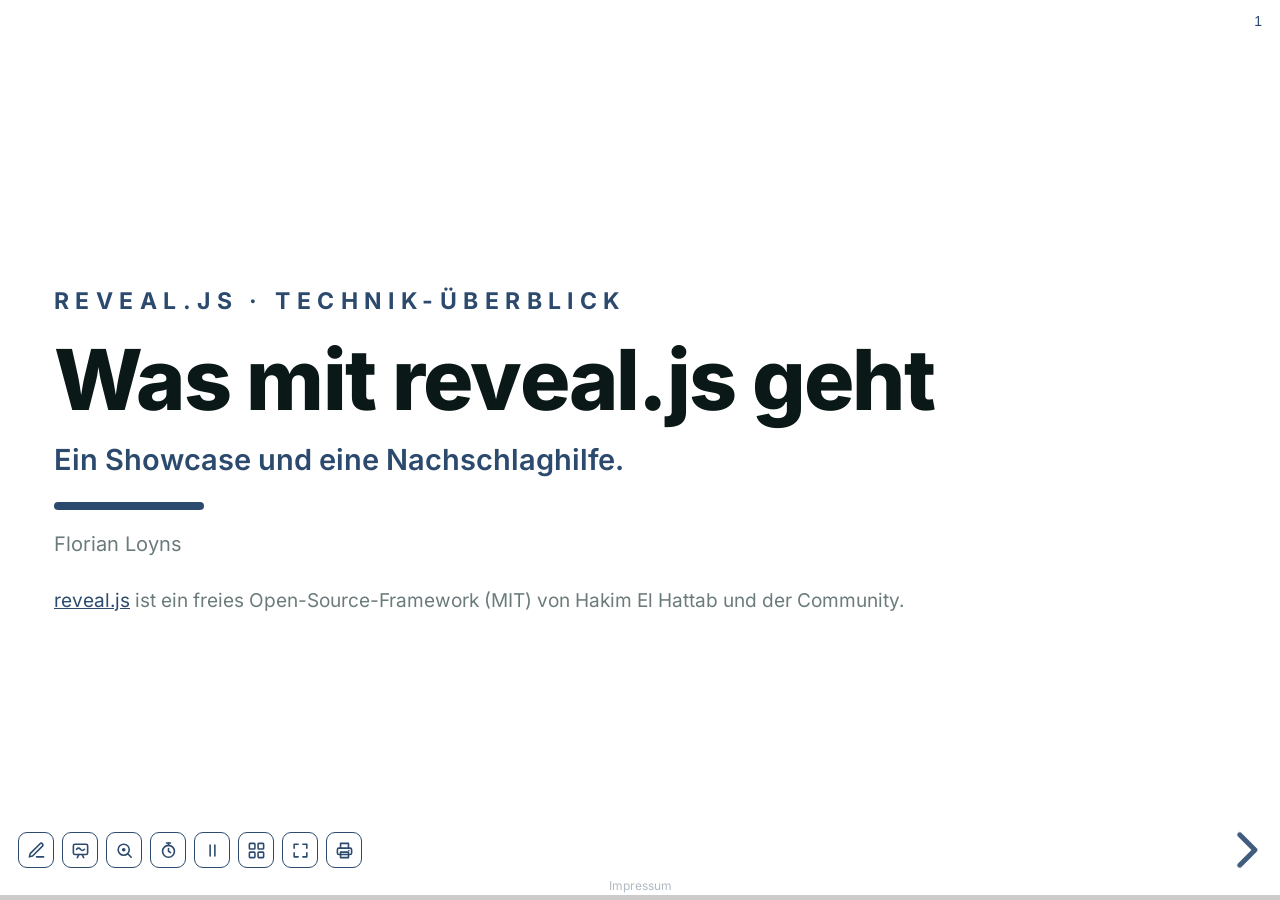
<file: reveal-showcase/index.html>
<!DOCTYPE html>
<html lang="de">
<head>
<meta charset="utf-8">
<meta name="viewport" content="width=device-width, initial-scale=1.0, viewport-fit=cover">
<title>reveal.js – Techniken im Überblick · Florian Loyns</title>
<meta name="description" content="Ein Showcase und eine Nachschlaghilfe: die Techniken von reveal.js, jede einmal live mit dem Markup darunter – von Fragments über Lightbox und Scroll-Ansicht bis zur Sprecheransicht.">
<link rel="icon" type="image/svg+xml" href="data:image/svg+xml,%3Csvg%20xmlns%3D%22http%3A%2F%2Fwww.w3.org%2F2000%2Fsvg%22%20viewBox%3D%220%200%2064%2064%22%3E%3Crect%20width%3D%2264%22%20height%3D%2264%22%20rx%3D%2214%22%20fill%3D%22%232C4A6E%22%2F%3E%3Ctext%20x%3D%2232%22%20y%3D%2246%22%20font-family%3D%22system-ui%22%20font-size%3D%2236%22%20font-weight%3D%22900%22%20fill%3D%22white%22%20text-anchor%3D%22middle%22%3Efl%3C%2Ftext%3E%3C%2Fsvg%3E">
<link rel="stylesheet" href="fonts/fonts.css">
<link rel="stylesheet" href="reveal/dist/reset.css">
<link rel="stylesheet" href="reveal/dist/reveal.css">
<link rel="stylesheet" href="reveal/theme/cards.css">
<meta name="apple-mobile-web-app-capable" content="yes">
<meta name="apple-mobile-web-app-status-bar-style" content="black-translucent">
<meta name="apple-mobile-web-app-title" content="reveal.js-Überblick">
</head>
<body>
<div class="reveal">
<div class="slides">
<section class="title">
  <style>
    .howto{margin-top:22px;background:#F3F6FA;border:1px solid #D7E0EC;border-radius:12px;padding:14px 18px;text-align:left}
    .howto .hl{display:block;font-size:11px;font-weight:800;letter-spacing:1.3px;text-transform:uppercase;color:#2C4A6E;margin-bottom:8px}
    .howto code{font-family:ui-monospace,SFMono-Regular,Menlo,Consolas,monospace;font-size:15px;color:#1E3452;white-space:pre-wrap;line-height:1.6;display:block}
    .demohint{margin-top:14px;font-size:15px;color:#5A6A75}
    .demohint code,.s-note code{font-family:ui-monospace,monospace;background:#EEF2F7;border-radius:5px;padding:1px 6px;font-size:.9em;color:#1E3452}
    .demohint kbd,.ltable kbd{font-family:ui-monospace,monospace;background:#EEF2F7;border:1px solid #C7D2E0;border-radius:5px;padding:1px 8px;font-size:14px;color:#1E3452}
    .tech-list{list-style:none;margin:0;padding:0;columns:2;column-gap:44px}
    .tech-list li{padding:8px 0 8px 24px;position:relative;font-size:19px;break-inside:avoid;color:#374151}
    .tech-list li::before{content:"\203A";position:absolute;left:0;color:#2C4A6E;font-weight:800}
    .tech-list li b{color:#1E3452}
    .toc{list-style:none;margin:0;padding:0;columns:2;column-gap:44px}
    .toc li{break-inside:avoid;padding:5px 0;font-size:19px;color:#5A6A75}
    .toc a{color:#1E3452;font-weight:700;text-decoration:none;border-bottom:2px solid #C7D2E0}
    .toc a:hover{border-color:#2C4A6E}
    .toc .n{display:inline-block;width:34px;color:#9AA6B2;font-weight:700;font-size:15px}
    .frags{list-style:none;margin:0;padding:0;font-size:22px;line-height:2}
    .frags code{font-family:ui-monospace,monospace;background:#EEF2F7;border-radius:5px;padding:1px 8px;font-size:18px;color:#1E3452}
    .reveal .frag-grid .fragment.grow.visible{transform:scale(1.07)}
    .reveal .frag-grid .fragment.shrink.visible{transform:scale(.88)}
    .frag-grid{display:grid;grid-template-columns:repeat(3,1fr);gap:14px}
    .frag-grid > div{background:#F3F6FA;border:1px solid #D7E0EC;border-radius:12px;padding:16px 18px;text-align:center;font-size:20px;color:#1E3452}
    .frag-grid code{display:block;margin-top:6px;font-family:ui-monospace,monospace;font-size:14px;color:#5A6A75}
    .case{font-size:21px;line-height:1.45;color:#22312F;background:#F3F6FA;border-left:4px solid #2C4A6E;padding:12px 18px;border-radius:0}
    .fopts{list-style:none;margin:16px 0 0;padding:0;display:grid;grid-template-columns:1fr;gap:10px}
    .fopts li{font-size:20px;border:1px solid #D7E0EC;border-radius:10px;padding:9px 16px;background:#fff}
    .reveal .fragment.highlight-green.visible{color:#3B6D11;font-weight:700}
    .reveal .fragment.highlight-red.visible{color:#D14A4A;font-weight:700}
    .reveal .fopts .fragment.strike.visible{color:#9AA6B2}
    .why{margin-top:16px;font-size:17px;color:#5A6A75}
    .downhint{margin-top:26px;font-size:15px;color:#5A6A75}
    .aa-box{align-self:center;background:#EEF2F7;border:1px solid #C7D2E0;border-radius:16px;color:#1E3452;font-weight:800;display:inline-block}
    .aa-list{list-style:none;margin:6px 0 0;padding:0;display:grid;gap:10px;max-width:560px}
    .aa-list li{font-size:21px;font-weight:700;color:#1E3452;background:#EEF2F7;border:1px solid #C7D2E0;border-radius:12px;padding:10px 18px}
    .aa-list li span{display:inline-block;width:30px;color:#9AA6B2}
    .bars{display:flex;align-items:flex-end;justify-content:center;gap:60px;height:250px;width:84%;padding:0 10px;border-bottom:2px solid #C7D2E0;margin-top:8px}
    .bars .bar{width:150px;border-radius:12px 12px 0 0;display:flex;align-items:flex-start;justify-content:center;color:#fff;font-weight:800;font-size:24px;padding-top:10px;box-sizing:border-box}
    .bars-lbl{display:flex;gap:60px;padding:8px 10px 0;font-size:16px;color:#5A6A75}
    .bars-lbl span{width:150px;text-align:center}
    .reveal .fragment.highlight-current-blue.current-fragment{color:#2B6CB0}
    .reveal section > .bgdemo{position:absolute;inset:0;display:flex;flex-direction:column;justify-content:center;align-items:flex-start;gap:16px;padding:0 7%;text-align:left}
    .bgdemo .k{font-size:14px;font-weight:800;letter-spacing:.22em;text-transform:uppercase;color:rgba(255,255,255,.9)}
    .bgdemo .t{margin:0;font-size:clamp(30px,4.4vw,52px);font-weight:900;color:#fff;letter-spacing:-.02em;line-height:1.12;text-shadow:0 3px 18px rgba(0,0,0,.45)}
    .bgdemo .c{font-family:ui-monospace,SFMono-Regular,Menlo,Consolas,monospace;font-size:16px;color:#fff;background:rgba(0,0,0,.32);border:1px solid rgba(255,255,255,.28);padding:7px 13px;border-radius:9px}
    .lb-row{display:flex;gap:26px;justify-content:center;align-items:stretch}
    .lb-item{width:250px;text-align:center;font-size:16px;color:#5A6A75}
    .lb-item .trig{display:flex;align-items:center;justify-content:center;width:250px;height:150px;border-radius:14px;border:1px solid #D7E0EC;background:#F3F6FA;cursor:zoom-in;overflow:hidden;margin-bottom:10px;color:#1E3452;font-weight:700;font-size:18px;text-decoration:none}
    .lb-item img.trig{object-fit:cover;padding:0}
    .lb-item code{font-family:ui-monospace,monospace;font-size:13px;color:#1E3452}
    .fitbox{background:#1E3452;border-radius:16px;color:#fff;padding:22px 40px;margin-top:6px}
    .fitin{width:100%}
    .fitbox .r-fit-text{color:#fff;font-weight:900;letter-spacing:-.02em;margin:0}
    .reveal .r-stack img{max-height:250px;width:auto}
    .formula{font-size:44px;color:#1E3452;margin:6px 0 4px}
    .formula math{font-size:1em}
    .calc{font-size:22px;color:#22312F;line-height:1.6}
    .calc math{font-size:1.1em}
    .scrollcta{display:inline-block;margin-top:6px;background:#2C4A6E;color:#fff!important;text-decoration:none;border-radius:12px;padding:13px 24px;font-size:19px;font-weight:700}
    .phone{width:150px;height:270px;border:3px solid #1E3452;border-radius:26px;padding:16px 10px;box-sizing:border-box;display:flex;flex-direction:column;gap:8px;background:#fff}
    .phone div{border-radius:6px;background:#EEF2F7;height:58px}
    .phone div:nth-child(1){background:#2C4A6E}
    .side{display:flex;gap:40px;align-items:center}
    .autolist{list-style:none;margin:0;padding:0;display:grid;gap:12px;font-size:24px}
    .autolist li{background:#F3F6FA;border:1px solid #D7E0EC;border-radius:12px;padding:12px 20px;color:#1E3452;font-weight:700}
    .tiles{display:grid;grid-template-columns:repeat(4,1fr);gap:12px}
    .tiles a{display:block;background:#F3F6FA;border:1px solid #D7E0EC;border-radius:14px;padding:12px 16px;text-decoration:none;transition:border-color .15s,background .15s}
    .tiles a:hover{border-color:#2C4A6E;background:#EAF0F7}
    .tiles .n{display:block;font-size:13px;font-weight:800;color:#9AA6B2;letter-spacing:.06em}
    .tiles .t{display:block;font-size:19px;font-weight:800;color:#1E3452;margin-top:2px}
    .tiles .d{display:block;font-size:14px;color:#5A6A75;margin-top:2px}
    .two{display:grid;grid-template-columns:1.15fr 1fr;gap:40px;align-items:center}
    .map{display:flex;gap:10px;align-items:flex-start;justify-content:center}
    .map .col{display:flex;flex-direction:column;gap:10px}
    .map .sl{width:62px;height:40px;border-radius:8px;background:#EEF2F7;border:1px solid #D7E0EC;display:flex;align-items:center;justify-content:center;font-size:13px;font-weight:700;color:#9AA6B2}
    .map .sl.on{background:#2C4A6E;border-color:#2C4A6E;color:#fff;box-shadow:0 0 0 4px rgba(44,74,110,.18)}
    .map .sl.sub{background:#fff;border-style:dashed}
    .map .sl.sub.on{background:#2C4A6E;border-style:solid;color:#fff}
    .map-cap{text-align:center;font-size:14px;color:#5A6A75;margin-top:12px}
    .trans{display:grid;grid-template-columns:repeat(3,1fr);gap:12px;margin-top:4px}
    .trans button{font-family:inherit;font-size:20px;font-weight:700;color:#1E3452;background:#F3F6FA;border:1px solid #D7E0EC;border-radius:12px;padding:16px 10px;cursor:pointer}
    .trans button:hover{border-color:#2C4A6E;background:#EAF0F7}
    .trans button small{display:block;font-size:13px;font-weight:500;color:#5A6A75;margin-top:3px}
    .tr-name{font-size:64px;font-weight:900;color:#1E3452;letter-spacing:-.02em;margin:4px 0 6px}
    .backbtn{font-family:inherit;font-size:18px;font-weight:700;color:#fff;background:#2C4A6E;border:none;border-radius:10px;padding:11px 20px;cursor:pointer}
    .reveal section > .bgdemo.top{justify-content:flex-start;padding-top:9%}
    .bgdemo.top .t{max-width:58%}
    .heart{width:150px;height:150px;flex:none}
    .heart path{fill:#D14A4A;transform-origin:50% 55%}
    .heart.beat path{animation:hb .8s infinite}
    @keyframes hb{0%,100%{transform:scale(1)}12%{transform:scale(1.13)}24%{transform:scale(.98)}36%{transform:scale(1.07)}50%{transform:scale(1)}}
    .vitals{display:flex;gap:18px;justify-content:center;flex-wrap:wrap}
    .vital{background:#F3F6FA;border:1px solid #D7E0EC;border-radius:18px;padding:22px 34px;text-align:center;color:#1E3452;min-width:220px}
    .vital .l{display:block;font-size:15px;font-weight:700;letter-spacing:.08em;color:#5A6A75}
    .vital .v{display:block;font-size:46px;font-weight:900}
    .vital.alarm{background:#D14A4A;border-color:#D14A4A;color:#fff;padding:26px 60px}
    .vital.alarm .l{color:rgba(255,255,255,.85);font-size:18px}
    .vital.alarm .v{font-size:76px;line-height:1.05}
    .vital.alarm .x{display:block;font-size:20px;font-weight:700;margin-top:4px}
    .vital.dim{opacity:.45;transform:scale(.85)}
    .barwrap{position:relative;display:flex;justify-content:center}
    .target{position:absolute;left:8%;right:8%;bottom:179px;border-top:2px dashed #2C4A6E;opacity:.55}
    .target span{position:absolute;right:0;top:-24px;font-size:14px;font-weight:700;color:#2C4A6E}
    .spk{display:grid;grid-template-columns:1.5fr 1fr;grid-template-rows:auto auto;gap:10px;background:#1E293B;border-radius:14px;padding:12px;color:#CBD5E1;font-size:12px}
    .spk .cur{grid-row:1/3;background:#fff;border-radius:8px;padding:12px;color:#0B1818}
    .spk .cur b{display:block;font-size:13px;color:#2C4A6E;letter-spacing:.12em;margin-bottom:6px}
    .spk .cur i{display:block;height:8px;border-radius:4px;background:#E7EBEF;margin:7px 0}
    .spk .nxt{background:#334155;border-radius:8px;padding:10px;min-height:70px}
    .spk .tm{font-size:26px;font-weight:800;color:#fff;letter-spacing:.02em}
    .spk .nt{grid-column:1/3;background:#0F172A;border-radius:8px;padding:10px 12px;font-size:14px;line-height:1.45;color:#E2E8F0}
    .spk .cap{font-size:11px;letter-spacing:.14em;color:#94A3B8;display:block;margin-bottom:4px}
    .reveal.on-dark .slide-number{color:#EAF1FB!important}
    .reveal.on-dark .controls{color:#EAF1FB!important}
    .reveal.on-dark .touchcontrols button{border-color:#fff!important;color:#fff!important}
    .reveal.on-dark .touchcontrols button:hover{background:rgba(255,255,255,.15)!important}
    .reveal.on-dark .touchcontrols button.active{background:#fff!important;color:#2C4A6E!important}
    .vortrag-impressum{position:fixed;left:50%;transform:translateX(-50%);bottom:8px;z-index:20;font-family:'Inter',system-ui,sans-serif;font-size:12px;color:#9AA7B2}
    .vortrag-impressum a{color:#9AA7B2;text-decoration:none;opacity:.78}
    .vortrag-impressum a:hover{opacity:1;text-decoration:underline}
    .reveal.on-dark ~ .vortrag-impressum a{color:rgba(255,255,255,.82)}
  </style>
  <div class="cardslide">
    <div class="s-label">reveal.js &middot; Technik-&Uuml;berblick</div>
    <h1 class="t-big">Was mit reveal.js geht</h1>
    <p class="t-sub">Ein Showcase und eine Nachschlaghilfe.</p>
    <div class="t-rule"></div>
    <p class="t-author">Florian Loyns</p>
    <p class="s-note" style="margin-top:16px"><a href="https://revealjs.com/" target="_blank" rel="noopener noreferrer" style="color:#2C4A6E;text-decoration:underline">reveal.js</a> ist ein freies Open-Source-Framework (MIT) von Hakim El Hattab und der Community.</p>
  </div>
  <aside class="notes">Willkommen. Diese Präsentation zeigt, was reveal.js kann – jede Technik einmal live, darunter das Markup zum Nachbauen. Tipp: Drücke S für die Sprecheransicht. Genau diese Notizen erscheinen dann dort.</aside>
</section>

<section id="ueberblick">
  <div class="cardslide">
    <div class="s-top"><span class="s-label">&Uuml;berblick</span></div>
    <h2>Zw&ouml;lf Techniken &ndash; ein Klick springt direkt hin.</h2>
    <div class="s-body">
      <nav class="tiles">
        <a href="#/struktur"><span class="n">3</span><span class="t">Struktur</span><span class="d">waagerecht und in die Tiefe</span></a>
        <a href="#/fragments"><span class="n">4</span><span class="t">Fragments</span><span class="d">Schritt f&uuml;r Schritt</span></a>
        <a href="#/uebergaenge"><span class="n">5</span><span class="t">&Uuml;berg&auml;nge</span><span class="d">zum Ausprobieren</span></a>
        <a href="#/hintergrund"><span class="n">6</span><span class="t">Hintergr&uuml;nde</span><span class="d">Farbe, Bild, Video</span></a>
        <a href="#/medien"><span class="n">7</span><span class="t">Medien</span><span class="d">Video, Ton, Webseite</span></a>
        <a href="#/lightbox"><span class="n">8</span><span class="t">Lightbox</span><span class="d">Bild und Film gro&szlig;</span></a>
        <a href="#/layout"><span class="n">9</span><span class="t">Layout-Helfer</span><span class="d">Merksatz, Schichten</span></a>
        <a href="#/autoanimate"><span class="n">10</span><span class="t">Auto-Animate</span><span class="d">weiche Bewegung</span></a>
        <a href="#/formeln"><span class="n">11</span><span class="t">Formeln</span><span class="d">sauber gesetzt</span></a>
        <a href="#/sprecher"><span class="n">12</span><span class="t">Sprecheransicht</span><span class="d">Notizen und Uhr</span></a>
        <a href="#/scroll"><span class="n">13</span><span class="t">Scroll-Ansicht</span><span class="d">lesen wie ein Artikel</span></a>
        <a href="#/autoslide"><span class="n">14</span><span class="t">Automatik</span><span class="d">Folien bl&auml;ttern selbst</span></a>
      </nav>
      <div class="howto"><span class="hl">So schreibst du's &middot; Sprunglinks</span><code>&lt;section id="fragments"&gt;&hellip;&lt;/section&gt;   &lt;a href="#/fragments"&gt;Fragments&lt;/a&gt;</code></div>
    </div>
    <p class="s-note">Die Zahl ist die Foliennummer oben rechts &ndash; auch <kbd>G</kbd>, Zahl, <kbd>Enter</kbd> springt hin. Am Ende: <a href="#/tasten" style="color:#2C4A6E">alle Tasten</a>.</p>
  </div>
  <aside class="notes">Die Übersicht ist zugleich die erste Demo: Jede Kachel ist ein Sprunglink auf eine Folie mit eigener id. So baut man Inhaltsverzeichnisse, Querverweise oder einen Zurück-Knopf.</aside>
</section>

<section id="struktur">
  <section>
    <div class="cardslide">
      <div class="s-top"><span class="s-label">Struktur &middot; horizontal</span></div>
      <h2>Folien laufen von links nach rechts &ndash; und k&ouml;nnen nach unten verzweigen.</h2>
      <div class="s-body">
        <div class="two">
          <div>
            <p style="font-size:20px;margin-top:0">Die Hauptlinie ist waagerecht. Wo ein Thema Tiefe hat, h&auml;ngen <b>Unterfolien</b> darunter &ndash; f&uuml;r Beispiele, Herleitungen, R&uuml;ckfragen.</p>
            <div class="howto"><span class="hl">So schreibst du's</span><code>&lt;section&gt;
  &lt;section&gt;Oberfolie&lt;/section&gt;
  &lt;section&gt;Unterfolie&lt;/section&gt;
&lt;/section&gt;</code></div>
          </div>
          <div>
          <div class="map">
            <div class="col"><div class="sl">1</div></div>
            <div class="col"><div class="sl">2</div></div>
            <div class="col"><div class="sl on">3.1</div><div class="sl sub">3.2</div></div>
            <div class="col"><div class="sl">4</div></div>
            <div class="col"><div class="sl">5</div></div>
          </div>
          <p class="map-cap">Du bist hier: oben im Kapitel 3</p>
        </div>
        </div>
        <p class="downhint">&darr; Dr&uuml;cke die Pfeiltaste nach unten.</p>
      </div>
    </div>
    <aside class="notes">Waagerecht ist die Hauptlinie des Vortrags. Wer nur den Überblick will, bleibt auf ihr; Vertiefungen hängen darunter.</aside>
  </section>
  <section>
    <div class="cardslide">
      <div class="s-top"><span class="s-label">Struktur &middot; vertikal</span></div>
      <h2>Das hier ist die Unterfolie &ndash; die Nummer oben rechts zeigt 3.2.</h2>
      <div class="s-body">
        <div class="two">
          <div>
            <p style="font-size:20px;margin-top:0">Nach oben geht es zur&uuml;ck, nach rechts weiter zum n&auml;chsten Kapitel. Die Punkte am rechten Rand zeigen, wie viele Unterfolien es gibt.</p>
            <div class="howto"><span class="hl">So stellst du's ein</span><code>Reveal.initialize({ slideNumber: 'h.v' })</code></div>
          </div>
          <div>
          <div class="map">
            <div class="col"><div class="sl">1</div></div>
            <div class="col"><div class="sl">2</div></div>
            <div class="col"><div class="sl">3.1</div><div class="sl sub on">3.2</div></div>
            <div class="col"><div class="sl">4</div></div>
            <div class="col"><div class="sl">5</div></div>
          </div>
          <p class="map-cap">Du bist hier: Kapitel 3, Unterfolie 2</p>
        </div>
        </div>
      </div>
    </div>
    <aside class="notes">Mit slideNumber 'h.v' zeigt die Nummer Kapitel und Unterfolie – so passt sie zur Übersicht.</aside>
  </section>
</section>

<section id="fragments">
  <section>
    <div class="cardslide">
      <div class="s-top"><span class="s-label">Aufbau &middot; Fragments</span></div>
      <h2>Inhalte Schritt f&uuml;r Schritt einblenden.</h2>
      <div class="s-body">
        <ul class="frags">
          <li class="fragment"><code>fragment</code> &ndash; erscheint (Standard)</li>
          <li class="fragment fade-up"><code>fade-up</code> &ndash; steigt herein</li>
          <li class="fragment highlight-current-blue"><code>highlight-current-blue</code> &ndash; hebt in Blau hervor</li>
          <li class="fragment strike"><code>strike</code> &ndash; streicht durch</li>
          <li class="fragment fade-in-then-semi-out">erst da, dann gedimmt</li>
        </ul>
        <div class="howto"><span class="hl">So schreibst du's</span><code>&lt;li class="fragment fade-up"&gt;&hellip;&lt;/li&gt;</code></div>
        <p class="downhint">Probier's: <kbd>Leertaste</kbd> oder <kbd>&rarr;</kbd> &middot; &darr; darunter: mehr Arten und freie Reihenfolge.</p>
      </div>
    </div>
    <aside class="notes">Fragments sind das wichtigste Werkzeug gegen die Textwand: Ein Gedanke nach dem anderen.</aside>
  </section>
  <section>
    <div class="cardslide">
      <div class="s-top"><span class="s-label">Fragments &middot; mehr Arten</span></div>
      <h2>Wachsen, schrumpfen, verblassen, farbig markieren.</h2>
      <div class="s-body">
        <div class="frag-grid">
          <div class="fragment grow">w&auml;chst<code>grow</code></div>
          <div class="fragment shrink">schrumpft<code>shrink</code></div>
          <div class="fragment semi-fade-out">tritt zur&uuml;ck<code>semi-fade-out</code></div>
          <div class="fragment highlight-red">wird rot<code>highlight-red</code></div>
          <div class="fragment highlight-green">wird gr&uuml;n<code>highlight-green</code></div>
          <div class="fragment current-visible">nur jetzt sichtbar<code>current-visible</code></div>
        </div>
        <div class="howto"><span class="hl">So schreibst du's</span><code>&lt;div class="fragment grow"&gt;&hellip;&lt;/div&gt;</code></div>
      </div>
    </div>
    <aside class="notes">Weniger ist mehr: Im Unterricht reichen meist das normale Einblenden und ein Hervorheben. Die übrigen Arten sind gut für einzelne Akzente.</aside>
  </section>
  <section>
    <div class="cardslide">
      <div class="s-top"><span class="s-label">Fragments &middot; Reihenfolge</span></div>
      <h2>Mit <code style="font-size:.8em">data-fragment-index</code> bestimmst du, was wann kommt.</h2>
      <div class="s-body">
        <p class="case">Vor der Morgengabe misst Frau H. einen Puls von 48/min. Der Betablocker steht im Plan. Was tun Sie?</p>
        <ul class="fopts">
          <li class="fragment" data-fragment-index="1"><span class="fragment strike" data-fragment-index="3">Wie verordnet geben, dann nachmessen</span></li>
          <li class="fragment" data-fragment-index="1"><span class="fragment highlight-green" data-fragment-index="2">Nicht geben, &auml;rztlich R&uuml;cksprache halten</span></li>
          <li class="fragment" data-fragment-index="1"><span class="fragment strike" data-fragment-index="3">Die halbe Dosis geben</span></li>
        </ul>
        <p class="why fragment" data-fragment-index="4">Gleicher Index = erscheint gleichzeitig. Hier: erst die Optionen, dann die L&ouml;sung, dann fallen die Ablenker weg.</p>
      </div>
    </div>
    <aside class="notes">Ein Beispiel aus dem Unterricht: Erst stehen alle Optionen da, dann wird die richtige markiert, zuletzt werden die Ablenker gestrichen. Der gefährlich plausible Ablenker ist „wie verordnet geben, dann nachmessen“.</aside>
  </section>
</section>

<section id="uebergaenge">
  <section data-transition="zoom">
    <div class="cardslide">
      <div class="s-top"><span class="s-label">&Uuml;berg&auml;nge</span></div>
      <h2>Diese Folie ist hereingezoomt &ndash; probier die anderen aus.</h2>
      <div class="s-body">
        <div class="trans">
          <button type="button" data-tr="fade">fade<small>blendet weich &uuml;ber</small></button>
          <button type="button" data-tr="slide">slide<small>schiebt herein</small></button>
          <button type="button" data-tr="convex">convex<small>dreht nach au&szlig;en</small></button>
          <button type="button" data-tr="concave">concave<small>dreht nach innen</small></button>
          <button type="button" data-tr="zoom">zoom<small>w&auml;chst heraus</small></button>
          <button type="button" data-tr="none">none<small>schneidet hart</small></button>
        </div>
        <div class="howto"><span class="hl">So schreibst du's</span><code>&lt;section data-transition="fade"&gt;&hellip;&lt;/section&gt;</code></div>
        <p class="demohint">Sparsam einsetzen &ndash; ein ruhiges <code>fade</code> wirkt in der Lehre meist am besten.</p>
      </div>
    </div>
    <aside class="notes">Jeder Knopf setzt den Übergang der Unterfolie und springt hin. Am besten nebeneinander vergleichen.</aside>
  </section>
  <section id="tr-ziel" data-transition="fade">
    <div class="cardslide">
      <div class="s-top"><span class="s-label">&Uuml;berg&auml;nge &middot; Vorschau</span></div>
      <h2>So sieht dieser &Uuml;bergang aus:</h2>
      <div class="s-body" style="align-items:flex-start">
        <p class="tr-name" id="tr-name">fade</p>
        <button class="backbtn" type="button" id="tr-back">&uarr; Zur&uuml;ck und n&auml;chsten ausprobieren</button>
      </div>
    </div>
    <aside class="notes">Diese Folie bekommt ihren Übergang per Knopfdruck von der Folie darüber.</aside>
  </section>
</section>

<section id="hintergrund">
<section data-force-dark data-background-color="#1E3452">
  <div class="bgdemo">
    <span class="k">Hintergrund &middot; Farbe</span>
    <p class="t">Eine Vollfl&auml;chen-Farbe hinter der Folie.</p>
    <span class="c">data-background-color</span>
    <span class="k" style="margin-top:18px;letter-spacing:.08em;text-transform:none;font-weight:600">&darr; darunter: Verlauf, Bild und Video</span>
  </div>
  <aside class="notes">Hintergründe gehören zur Folie, nicht zum Inhalt – sie reichen bis an den Bildschirmrand.</aside>
</section>

<section data-force-dark data-background-gradient="linear-gradient(135deg,#1E3452,#0E7C7B)">
  <div class="bgdemo">
    <span class="k">Hintergrund &middot; Farbverlauf</span>
    <p class="t">Ein Verlauf statt Vollton.</p>
    <span class="c">data-background-gradient</span>
  </div>
  <aside class="notes">Jeder CSS-Verlauf funktioniert.</aside>
</section>

<section data-force-dark data-background-image="media/ekg-monitor.jpg" data-background-size="cover">
  <div class="bgdemo top">
    <span class="k">Hintergrund &middot; Bild</span>
    <p class="t">Ein Bild formatf&uuml;llend hinter der Folie.</p>
    <span class="c">data-background-image</span>
  </div>
  <aside class="notes">Ein Monitorbild als Kulisse. Mit data-background-opacity lässt sich ein Bild abschwächen, damit Text darauf lesbar bleibt.</aside>
</section>

<section data-force-dark data-background-video="media/ekg.mp4" data-background-video-loop data-background-video-muted>
  <div class="bgdemo top">
    <span class="k">Hintergrund &middot; Video</span>
    <p class="t">Ein Film l&auml;uft hinter der Folie.</p>
    <span class="c">data-background-video</span>
  </div>
  <aside class="notes">Stumm und in Schleife eignet sich ein Hintergrundvideo für Stimmungen – nicht für Inhalte, die man hören muss.</aside>
</section>
</section>


<section id="medien">
<section>
  <div class="cardslide">
    <div class="s-top"><span class="s-label">Medien &middot; Video</span></div>
    <h2>Ein Video l&auml;uft direkt in der Folie.</h2>
    <div class="s-body" style="text-align:center">
      <video data-autoplay muted loop playsinline poster="media/ekg-poster.jpg" style="max-height:290px;border-radius:14px;box-shadow:0 12px 32px rgba(15,23,42,.22);display:block;margin:0 auto">
        <source data-src="media/ekg.mp4" type="video/mp4">
      </video>
      <div class="howto"><span class="hl">So schreibst du's</span><code>&lt;video data-autoplay muted loop&gt;
  &lt;source data-src="film.mp4" type="video/mp4"&gt;
&lt;/video&gt;</code></div>
      <p class="demohint">Pausiert beim Folienwechsel von selbst und l&auml;dt dank <code>data-src</code> erst bei Bedarf. &darr; darunter: Ton und Webseite.</p>
    </div>
  </div>
  <aside class="notes">data-src statt src: Das Video wird erst geladen, wenn die Folie in die Nähe kommt. Das hält den Start schnell.</aside>
</section>

<section>
  <div class="cardslide">
    <div class="s-top"><span class="s-label">Medien &middot; Audio</span></div>
    <h2>Auch Ton spielt direkt in der Folie &ndash; hier ein Herzschlag.</h2>
    <div class="s-body">
      <div style="display:flex;align-items:center;gap:40px;justify-content:center">
        <svg class="heart" id="heart" viewBox="0 0 100 100" aria-hidden="true"><path d="M50 88 C20 66 6 50 6 32 C6 18 17 8 30 8 C39 8 46 13 50 20 C54 13 61 8 70 8 C83 8 94 18 94 32 C94 50 80 66 50 88Z"/></svg>
        <div>
          <p style="font-size:20px;margin:0 0 12px;color:#22312F"><b>75 Schl&auml;ge pro Minute</b> &middot; erster und zweiter Herzton<br><span style="font-size:15px;color:#5A6A75">synthetisch erzeugt, keine Aufnahme</span></p>
          <audio id="hs" controls loop preload="none" style="width:420px;display:block">
            <source data-src="media/herzschlag.mp3" type="audio/mpeg">
          </audio>
        </div>
      </div>
      <div class="howto"><span class="hl">So schreibst du's</span><code>&lt;audio controls&gt; &lt;source data-src="ton.mp3" type="audio/mpeg"&gt; &lt;/audio&gt;</code></div>
      <p class="demohint">reveal pausiert den Ton beim Folienwechsel. Das Herz schl&auml;gt nur, solange der Ton l&auml;uft.</p>
    </div>
  </div>
  <aside class="notes">Gut für Herztöne, Atemgeräusche oder ein kurzes Interview. Das pochende Herz ist ein kleines Skript, das auf Abspielen und Pause reagiert.</aside>
</section>

<section>
  <div class="cardslide">
    <div class="s-top"><span class="s-label">Medien &middot; iframe</span></div>
    <h2>Eine ganze Webseite lebt in der Folie.</h2>
    <div class="s-body" style="text-align:center">
      <div id="osm-holder" style="width:100%;max-width:900px;height:320px;margin:0 auto;border:1px solid #E7EBEF;border-radius:14px;background:#F3F6FA;display:flex;flex-direction:column;align-items:center;justify-content:center;gap:14px;padding:0 26px;box-sizing:border-box">
        <p style="margin:0;font-size:16px;color:#374151;max-width:560px;line-height:1.5">Aus Datenschutzgr&uuml;nden l&auml;dt die Karte erst auf Klick. Dabei wird eine Verbindung zu openstreetmap.org hergestellt und deine IP-Adresse an OpenStreetMap &uuml;bertragen.</p>
        <button id="osm-load" type="button" style="background:#2C4A6E;color:#fff;border:none;border-radius:10px;padding:11px 22px;font-family:'Inter',system-ui,sans-serif;font-size:15px;font-weight:600;cursor:pointer">Karte von OpenStreetMap laden</button>
      </div>
      <div class="howto"><span class="hl">So schreibst du's</span><code>&lt;iframe data-src="https://www.openstreetmap.org/export/embed.html?&hellip;"&gt;&lt;/iframe&gt;</code></div>
      <p class="demohint">Datenschutzfreundlich: erst auf Klick geladen (Klick = Einwilligung). L&auml;uft nur online.</p>
    </div>
  </div>
  <aside class="notes">Fremde Webseiten nur mit Einwilligung laden: Schon das Einbetten überträgt die IP-Adresse an den Anbieter.</aside>
</section>
</section>

<section id="lightbox">
  <div class="cardslide">
    <div class="s-top"><span class="s-label">Medien &middot; Lightbox</span></div>
    <h2>Antippen &ndash; und Bild oder Film f&uuml;llen den Bildschirm.</h2>
    <div class="s-body">
      <div class="lb-row">
        <div class="lb-item"><img class="trig" src="media/ekg-monitor.jpg" alt="Monitorbild mit EKG" data-preview-image>Bild gro&szlig;<br><code>data-preview-image</code></div>
        <div class="lb-item"><button class="trig" type="button" data-preview-video="media/ekg.mp4" data-preview-fit="contain" style="background:#0E1B2E url(media/ekg-poster.jpg) center/cover;color:#fff;text-shadow:0 2px 8px rgba(0,0,0,.6)">&#9654;&nbsp; Film abspielen</button>Film gro&szlig;<br><code>data-preview-video</code></div>
        <div class="lb-item"><a class="trig" href="https://florianloyns.com/" data-preview-link>florianloyns.com</a>Webseite als Vorschau<br><code>data-preview-link</code></div>
      </div>
      <div class="howto"><span class="hl">So schreibst du's</span><code>&lt;img src="bild.jpg" data-preview-image&gt;</code></div>
      <p class="demohint">Eingebaut seit reveal.js 5.2 &ndash; ohne Plugin. <kbd>Esc</kbd> schlie&szlig;t die Vorschau.</p>
    </div>
  </div>
  <aside class="notes">Kleine Abbildungen auf der Folie, groß auf Antippen: Details lesbar machen, ohne die Folie zu überladen.</aside>
</section>

<section id="layout">
  <section>
    <div class="cardslide">
      <div class="s-top"><span class="s-label">Layout &middot; r-fit-text</span></div>
      <h2>Eine Kernaussage f&uuml;llt die ganze Breite.</h2>
      <div class="s-body">
        <div class="fitbox"><div class="fitin"><p class="r-fit-text">Erst messen, dann geben.</p></div></div>
        <div class="howto"><span class="hl">So schreibst du's</span><code>&lt;p class="r-fit-text"&gt;Erst messen, dann geben.&lt;/p&gt;</code></div>
        <p class="downhint">&darr; darunter: Bilder Schicht f&uuml;r Schicht stapeln.</p>
      </div>
    </div>
    <aside class="notes">r-fit-text rechnet die Schriftgröße so aus, dass der Text genau die verfügbare Breite füllt – ideal für eine einzige Merksatz-Folie.</aside>
  </section>
  <section>
    <div class="cardslide">
      <div class="s-top"><span class="s-label">Layout &middot; r-stack</span></div>
      <h2>Bilder liegen &uuml;bereinander und bauen sich Schicht f&uuml;r Schicht auf.</h2>
      <div class="s-body">
        <div class="r-stack">
          <img src="media/haut-1-subkutis.svg" alt="Unterhaut (Subkutis)" width="900" height="360">
          <img class="fragment" src="media/haut-2-dermis.svg" alt="Lederhaut (Dermis)" width="900" height="360">
          <img class="fragment" src="media/haut-3-epidermis.svg" alt="Oberhaut (Epidermis)" width="900" height="360">
        </div>
        <div class="howto"><span class="hl">So schreibst du's</span><code>&lt;div class="r-stack"&gt;
  &lt;img src="schicht-1.svg"&gt; &lt;img class="fragment" src="schicht-2.svg"&gt; &hellip;
&lt;/div&gt;</code></div>
      </div>
    </div>
    <aside class="notes">Von innen nach außen: Subkutis, Dermis, Epidermis. Jede Schicht ist ein eigenes, transparentes Bild; r-stack legt sie exakt übereinander.</aside>
  </section>
</section>

<section id="autoanimate">
    <section data-auto-animate data-auto-animate-id="vital">
    <div class="cardslide">
      <div class="s-top"><span class="s-label">Auto-Animate</span></div>
      <h2>Drei Werte bei Frau H. &ndash; einer f&auml;llt gleich auf.</h2>
      <div class="s-body">
        <div class="vitals">
          <div class="vital" data-id="rr"><span class="l">BLUTDRUCK</span><span class="v">118/76</span></div>
          <div class="vital" data-id="puls"><span class="l">PULS</span><span class="v">48/min</span></div>
          <div class="vital" data-id="spo2"><span class="l">SpO&#8322;</span><span class="v">96 %</span></div>
        </div>
        <p class="downhint" style="text-align:center">&darr; Weiter nach unten &ndash; beobachte den Puls.</p>
      </div>
    </div>
    <aside class="notes">Auto-Animate vergleicht zwei aufeinanderfolgende Folien und bewegt alles, was auf beiden vorkommt.</aside>
  </section>
    <section data-auto-animate data-auto-animate-id="vital">
    <div class="cardslide">
      <div class="s-top"><span class="s-label">Auto-Animate</span></div>
      <h2>Der Puls r&uuml;ckt nach vorn &ndash; Gr&ouml;&szlig;e, Lage und Farbe wechseln weich.</h2>
      <div class="s-body">
        <div class="vitals" style="flex-direction:column;align-items:center;gap:14px">
          <div class="vital alarm" data-id="puls"><span class="l">PULS</span><span class="v">48/min</span><span class="x">Bradykardie</span></div>
          <div style="display:flex;gap:18px">
            <div class="vital dim" data-id="rr"><span class="l">BLUTDRUCK</span><span class="v">118/76</span></div>
            <div class="vital dim" data-id="spo2"><span class="l">SpO&#8322;</span><span class="v">96 %</span></div>
          </div>
        </div>
        <div class="howto"><span class="hl">So schreibst du's</span><code>&lt;section data-auto-animate&gt; &hellip; &lt;div data-id="puls"&gt; &hellip; &lt;/section&gt;   (auf beiden Folien)</code></div>
      </div>
    </div>
    <aside class="notes">data-id verbindet die Elemente beider Folien; reveal.js rechnet Größe, Lage und Farbe dazwischen aus.</aside>
  </section>
  <section data-auto-animate data-auto-animate-id="liste">
    <div class="cardslide">
      <div class="s-top"><span class="s-label">Auto-Animate &middot; Liste</span></div>
      <h2>Der Pflegeprozess &ndash; noch durcheinander.</h2>
      <div class="s-body">
        <ol class="aa-list">
          <li data-id="p4"><span>?</span>Pflegema&szlig;nahmen durchf&uuml;hren</li>
          <li data-id="p1"><span>?</span>Informationen sammeln</li>
          <li data-id="p6"><span>?</span>Evaluieren</li>
          <li data-id="p3"><span>?</span>Pflegeziele festlegen</li>
          <li data-id="p2"><span>?</span>Probleme und Ressourcen erkennen</li>
          <li data-id="p5"><span>?</span>Ma&szlig;nahmen planen</li>
        </ol>
        <p class="downhint">&darr; Weiter &ndash; die Liste sortiert sich.</p>
      </div>
    </div>
    <aside class="notes">Gut als Einstieg: Die Klasse sortiert erst mündlich, dann zeigt die nächste Folie die Lösung – und jede Karte wandert an ihren Platz.</aside>
  </section>
  <section data-auto-animate data-auto-animate-id="liste">
    <div class="cardslide">
      <div class="s-top"><span class="s-label">Auto-Animate &middot; Liste</span></div>
      <h2>Jede Karte wandert an ihren Platz.</h2>
      <div class="s-body">
        <ol class="aa-list">
          <li data-id="p1"><span>1</span>Informationen sammeln</li>
          <li data-id="p2"><span>2</span>Probleme und Ressourcen erkennen</li>
          <li data-id="p3"><span>3</span>Pflegeziele festlegen</li>
          <li data-id="p5"><span>4</span>Ma&szlig;nahmen planen</li>
          <li data-id="p4"><span>5</span>Pflegema&szlig;nahmen durchf&uuml;hren</li>
          <li data-id="p6"><span>6</span>Evaluieren</li>
        </ol>
        <p class="downhint">&darr; Weiter: Werte, die sich ver&auml;ndern.</p>
      </div>
    </div>
    <aside class="notes">Gleiche data-id in beiden Listen – die Reihenfolge im Markup ist einfach eine andere.</aside>
  </section>
  <section data-auto-animate data-auto-animate-id="werte">
    <div class="cardslide">
      <div class="s-top"><span class="s-label">Auto-Animate &middot; Werte</span></div>
      <h2>Herr K. bei Aufnahme: Blutdruck 178/104 mmHg.</h2>
      <div class="s-body">
        <div class="barwrap"><div class="target" data-id="ziel"><span>Ziel &lt; 140 mmHg</span></div><div class="bars">
          <div class="bar" data-id="sys" style="height:228px;background:#D14A4A">178</div>
          <div class="bar" data-id="dia" style="height:133px;background:#E07A5F">104</div>
        </div></div>
        <div class="bars-lbl" style="justify-content:center"><span>systolisch</span><span>diastolisch</span></div>
        <div class="howto"><span class="hl">So schreibst du's</span><code>&lt;div data-id="sys" style="height:228px"&gt; &rarr; &lt;div data-id="sys" style="height:169px"&gt;</code></div>
        <p class="downhint">&darr; Weiter: nach vier Wochen Therapie.</p>
      </div>
    </div>
    <aside class="notes">Die Balken sind einfache Kästen mit einer Höhe. Auto-Animate interpoliert Höhe und Farbe.</aside>
  </section>
  <section data-auto-animate data-auto-animate-id="werte">
    <div class="cardslide">
      <div class="s-top"><span class="s-label">Auto-Animate &middot; Werte</span></div>
      <h2>Nach vier Wochen: 132/84 mmHg.</h2>
      <div class="s-body">
        <div class="barwrap"><div class="target" data-id="ziel"><span>Ziel &lt; 140 mmHg</span></div><div class="bars">
          <div class="bar" data-id="sys" style="height:169px;background:#639922">132</div>
          <div class="bar" data-id="dia" style="height:108px;background:#8DB65A">84</div>
        </div></div>
        <div class="bars-lbl" style="justify-content:center"><span>systolisch</span><span>diastolisch</span></div>
        <div class="howto"><span class="hl">So schreibst du's</span><code>&lt;div data-id="sys" style="height:228px"&gt; &rarr; &lt;div data-id="sys" style="height:169px"&gt;</code></div>
        <p class="downhint">Gleiche <code>data-id</code>, andere H&ouml;he und Farbe &ndash; reveal.js rechnet den Weg dazwischen.</p>
      </div>
    </div>
    <aside class="notes">Ein Diagramm, das sich bewegt, macht Veränderung sichtbar – ganz ohne Diagramm-Bibliothek.</aside>
  </section>
</section>

<section id="formeln">
  <div class="cardslide">
    <div class="s-top"><span class="s-label">Formeln</span></div>
    <h2>Formeln stehen sauber gesetzt &ndash; direkt im Browser.</h2>
    <div class="s-body">
      <div class="formula">
        <math display="block"><mrow><mtext>Tropfen/min</mtext><mo>=</mo><mfrac><mrow><mtext>Volumen (ml)</mtext><mo>&#xD7;</mo><mn>20</mn></mrow><mrow><mtext>Zeit (min)</mtext></mrow></mfrac></mrow></math>
      </div>
      <p class="calc fragment">500&nbsp;ml in 4&nbsp;Stunden: <math><mfrac><mrow><mn>500</mn><mo>&#xD7;</mo><mn>20</mn></mrow><mn>240</mn></mfrac><mo>&#x2248;</mo><mn>42</mn></math> Tropfen pro Minute</p>
      <div class="howto"><span class="hl">So schreibst du's &middot; MathML</span><code>&lt;math&gt;&lt;mfrac&gt;&lt;mn&gt;500&lt;/mn&gt;&lt;mn&gt;240&lt;/mn&gt;&lt;/mfrac&gt;&lt;/math&gt;</code></div>
      <p class="demohint">MathML kann jeder aktuelle Browser &ndash; ohne Zusatzbibliothek und ohne fremden Server. F&uuml;r LaTeX-Schreibweise gibt es das Math-Plugin.</p>
    </div>
  </div>
  <aside class="notes">Die Tropfformel mit dem Makrotropfsystem: 20 Tropfen entsprechen einem Milliliter. Das Ergebnis wird auf ganze Tropfen gerundet.</aside>
</section>

<section id="sprecher">
  <div class="cardslide">
    <div class="s-top"><span class="s-label">Sprecheransicht</span></div>
    <h2>Taste S &ndash; du siehst Notizen, Uhr und die n&auml;chste Folie.</h2>
    <div class="s-body">
      <div class="two">
        <div>
          <p style="font-size:20px;margin-top:0">Das Publikum sieht nur die Folie. Jede Folie dieser Pr&auml;sentation hat Notizen &ndash; probier es aus.</p>
          <div class="howto"><span class="hl">So schreibst du's</span><code>&lt;section&gt;
  &hellip;
  &lt;aside class="notes"&gt;Das sehe nur ich.&lt;/aside&gt;
&lt;/section&gt;</code></div>
          <p class="demohint">Folie auf den Beamer, Sprecheransicht auf den Laptop &ndash; beide bleiben synchron.</p>
        </div>
        <div class="spk" aria-hidden="true">
          <div class="cur"><span class="cap" style="color:#9AA6B2">AKTUELLE FOLIE</span><b>SPRECHERANSICHT</b><i style="width:90%"></i><i style="width:70%"></i><i style="width:80%"></i></div>
          <div class="nxt"><span class="cap">N&Auml;CHSTE</span><i style="display:block;height:6px;border-radius:3px;background:#475569;margin:6px 0;width:80%"></i><i style="display:block;height:6px;border-radius:3px;background:#475569;width:60%"></i></div>
          <div class="nxt"><span class="cap">ZEIT</span><span class="tm">12:34</span></div>
          <div class="nt"><span class="cap">NOTIZEN</span>Hallo aus der Sprecheransicht! Dieser Text steht im Markup in &lt;aside class="notes"&gt;.</div>
        </div>
      </div>
    </div>
  </div>
  <aside class="notes">Hallo aus der Sprecheransicht! Genau dieser Text steht im Markup in einem aside-Element mit der Klasse notes.</aside>
</section>

<section id="scroll">
  <div class="cardslide">
    <div class="s-top"><span class="s-label">Scroll-Ansicht</span></div>
    <h2>Dieselben Folien lassen sich wie ein Artikel durchscrollen.</h2>
    <div class="s-body">
      <div class="side">
        <div class="phone" aria-hidden="true"><div></div><div></div><div></div><div></div></div>
        <div>
          <p style="font-size:20px;margin-top:0">Ideal zum Nacharbeiten auf dem Handy. Fragments erscheinen beim Scrollen. Auf schmalen Bildschirmen schaltet reveal.js sogar <b>von selbst</b> um.</p>
          <a class="scrollcta" href="?view=scroll" target="_self">Diese Pr&auml;sentation zum Durchscrollen &ouml;ffnen</a>
          <div class="howto"><span class="hl">So schreibst du's</span><code>Link mit ?view=scroll &middot; oder Reveal.initialize({ view: 'scroll' })</code></div>
        </div>
      </div>
    </div>
  </div>
  <aside class="notes">Die Scroll-Ansicht gibt es seit reveal.js 5. Man teilt einfach den Link mit ?view=scroll – zum Beispiel per QR-Code am Ende der Stunde.</aside>
</section>

<section id="autoslide" data-autoslide="1600">
  <div class="cardslide">
    <div class="s-top"><span class="s-label">Automatischer Ablauf</span></div>
    <h2>Diese Folie bl&auml;ttert sich selbst &ndash; schau einfach zu.</h2>
    <div class="s-body">
      <ul class="autolist">
        <li class="fragment">Pausenschleife auf dem Bildschirm</li>
        <li class="fragment">Infotafel im Foyer</li>
        <li class="fragment" data-autoslide="0">Bilderserie, die von allein l&auml;uft &ndash; und hier stoppt</li>
      </ul>
      <div class="howto"><span class="hl">So schreibst du's</span><code>&lt;section data-autoslide="1600"&gt; &hellip; &lt;/section&gt;
Endlosschleife: Reveal.initialize({ autoSlide: 5000, loop: true })</code></div>
    </div>
  </div>
  <aside class="notes">data-autoslide gibt die Millisekunden bis zum nächsten Schritt an. Am letzten Punkt steht data-autoslide="0" – deshalb hält die Folie dort an, statt weiterzuspringen.</aside>
</section>

<section id="tasten">
  <div class="cardslide">
    <div class="s-top"><span class="s-label">Nachschlag &middot; Modi &amp; Tasten</span></div>
    <h2>Was reveal.js beim Vortragen kann.</h2>
    <div class="s-body">
      <div class="tablewrap"><table class="ltable prose compact"><thead><tr><th>Taste</th><th>Funktion</th><th>Wof&uuml;r</th></tr></thead><tbody>
        <tr><td><kbd>Esc</kbd> / <kbd>O</kbd></td><td>&Uuml;bersichtsmodus</td><td>Alle Folien als Raster &ndash; schnell springen</td></tr>
        <tr><td><kbd>S</kbd></td><td>Sprecheransicht</td><td>Notizen, Uhr und n&auml;chste Folie im zweiten Fenster</td></tr>
        <tr><td><kbd>F</kbd></td><td>Vollbild</td><td>Ablenkungsfreie Pr&auml;sentation</td></tr>
        <tr><td><kbd>Alt</kbd>+Klick</td><td>Zoom</td><td>In ein Detail hineinvergr&ouml;&szlig;ern</td></tr>
        <tr><td><kbd>G</kbd></td><td>Gehe zu Folie</td><td>Nummer eintippen, Enter &ndash; schon da</td></tr>
        <tr><td><kbd>Strg</kbd>+<kbd>&#8679;</kbd>+<kbd>F</kbd></td><td>Suche</td><td>Ein Wort in allen Folien finden</td></tr>
        <tr><td><kbd>B</kbd> / <kbd>.</kbd></td><td>Pause (Schwarzbild)</td><td>Aufmerksamkeit zur&uuml;ck in den Raum holen</td></tr>
        <tr><td><kbd>?</kbd></td><td>Hilfe</td><td>Alle Tastenk&uuml;rzel als &Uuml;bersicht</td></tr>
        <tr><td>Druck &rarr; PDF</td><td>PDF-Export</td><td>Handout aus denselben Folien (<code>?print-pdf</code>)</td></tr>
      </tbody></table></div>
    </div>
    <p class="s-note">Zoom, Sprecheransicht und Suche sind mitgelieferte Plugins von reveal.js.</p>
  </div>
  <aside class="notes">Die wichtigste Taste im Unterricht ist B: Das Bild wird schwarz, und die Aufmerksamkeit kommt zurück in den Raum.</aside>
</section>

<section class="title">
  <div class="cardslide">
    <div class="s-label">Credits &amp; Lizenz</div>
    <h1 class="t-big" style="font-size:46px">Das Fundament ist nicht mein Werk.</h1>
    <p class="t-sub"><a href="https://revealjs.com/" target="_blank" rel="noopener noreferrer" style="color:#2C4A6E;text-decoration:underline">reveal.js</a> ist ein freies Open-Source-Framework (MIT) von Hakim El Hattab und der Community.</p>
    <div class="t-rule"></div>
    <p class="t-author">revealjs.com</p>
  </div>
  <aside class="notes">Danke an Hakim El Hattab und alle, die reveal.js weiterentwickeln.</aside>
</section>

<section data-visibility="uncounted">
  <div class="cardslide">
    <div class="s-top"><span class="s-label">Backup &middot; f&uuml;r R&uuml;ckfragen</span></div>
    <h2>Diese Folie z&auml;hlt nicht mit &ndash; schau auf die Foliennummer.</h2>
    <div class="s-body">
      <p style="font-size:20px">Material f&uuml;r R&uuml;ckfragen kommt ans Ende und wird nicht mitgez&auml;hlt. So zeigt die Nummer unten rechts weiter das echte Ende des Vortrags.</p>
      <div class="howto"><span class="hl">So schreibst du's</span><code>&lt;section data-visibility="uncounted"&gt;&hellip;&lt;/section&gt;
&lt;section data-visibility="hidden"&gt;&hellip;&lt;/section&gt;  &larr; ganz ausgeblendet</code></div>
      <p class="demohint"><a href="#/ueberblick" style="color:#2C4A6E">Zur&uuml;ck zur &Uuml;bersicht</a></p>
    </div>
  </div>
  <aside class="notes">Backup-Folien sind für Fragen, die vielleicht kommen. Mit hidden verschwindet eine Folie ganz, ohne dass man sie löschen muss.</aside>
</section>
</div>
</div>
<footer class="vortrag-impressum"><a href="https://florianloyns.com/Impressum/" target="_blank" rel="noopener noreferrer">Impressum</a></footer>
<script src="reveal/dist/reveal.js"></script>
<script src="reveal/dist/plugin/notes.js"></script>
<script src="reveal/dist/plugin/zoom.js"></script>
<script src="reveal/dist/plugin/search.js"></script>
<script src="reveal/plugin/smallcontrol/smallcontrol.js"></script>
<script src="reveal/plugin/touchcontrols/plugin.js"></script>
<script src="reveal/theme/cards-setup.js"></script>
<script>
/* postMessage: false – die Präsentation lässt sich nicht von fremden Seiten fernsteuern,
   die sie einbetten (Absicherung, solange die Fernsteuerung nicht gebraucht wird).
   previewLinks: false – nur Links mit data-preview-link öffnen als Vorschau. */
CardsDeck.init({ postMessage: false, previewLinks: false, slideNumber: 'h.v' });
</script>
<script>
(function(){
  /* Bedienelemente auf dunklen Verlauf/Bild/Video-Folien auf Weiß */
  function upd(){
    var r=document.querySelector('.reveal');
    var s=(window.Reveal&&Reveal.getCurrentSlide)?Reveal.getCurrentSlide():null;
    if(r) r.classList.toggle('on-dark', !!(s&&s.hasAttribute('data-force-dark')));
  }
  if(window.Reveal&&Reveal.on){ Reveal.on('ready',upd); Reveal.on('slidechanged',upd); }
  /* Übergänge zum Ausprobieren: Knopf setzt den Übergang der Unterfolie und springt hin */
  var ziel=document.getElementById('tr-ziel'), nm=document.getElementById('tr-name');
  document.querySelectorAll('.trans button').forEach(function(b){
    b.addEventListener('click',function(e){ e.stopPropagation();
      var tr=b.getAttribute('data-tr'); ziel.setAttribute('data-transition',tr); nm.textContent=tr; Reveal.down(); });
  });
  var bk=document.getElementById('tr-back'); if(bk) bk.addEventListener('click',function(e){ e.stopPropagation(); Reveal.up(); });
  /* Herz schlägt, solange der Herzschlag läuft */
  var hs=document.getElementById('hs'), hz=document.getElementById('heart');
  if(hs&&hz){ ['play','playing'].forEach(function(ev){hs.addEventListener(ev,function(){hz.classList.add('beat');});});
    ['pause','ended','emptied'].forEach(function(ev){hs.addEventListener(ev,function(){hz.classList.remove('beat');});}); }
  /* OSM-Karte erst auf Klick laden (DSGVO: Klick = Einwilligung) */
  var ob=document.getElementById('osm-load');
  if(ob){ ob.addEventListener('click',function(){
    var hd=document.getElementById('osm-holder');
    var f=document.createElement('iframe');
    f.src='https://www.openstreetmap.org/export/embed.html?bbox=7.55,52.05,7.68,52.13&layer=mapnik';
    f.title='OpenStreetMap-Karte'; f.loading='lazy';
    f.setAttribute('style','width:100%;height:100%;border:0;border-radius:14px;background:#fff');
    hd.style.padding='0'; hd.innerHTML=''; hd.appendChild(f);
  }); }
})();
</script>
</body>
</html>
</file>
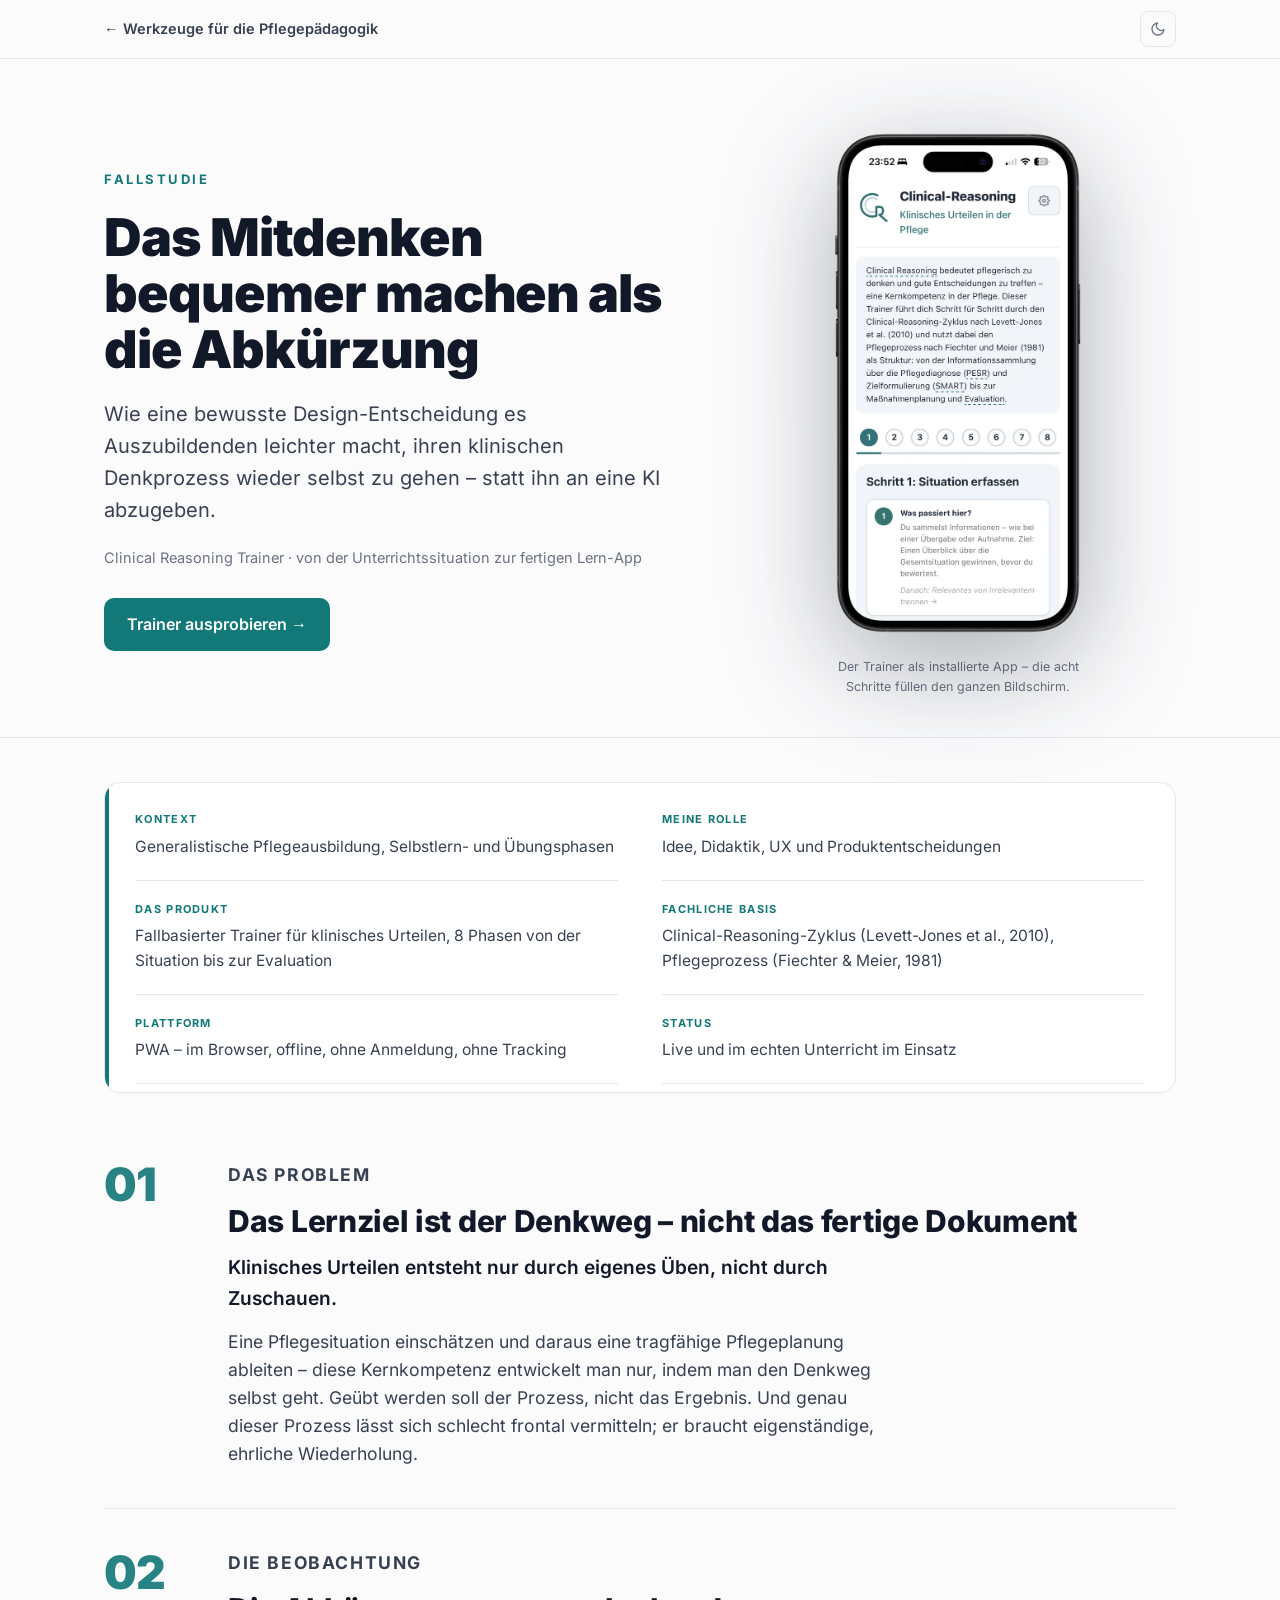
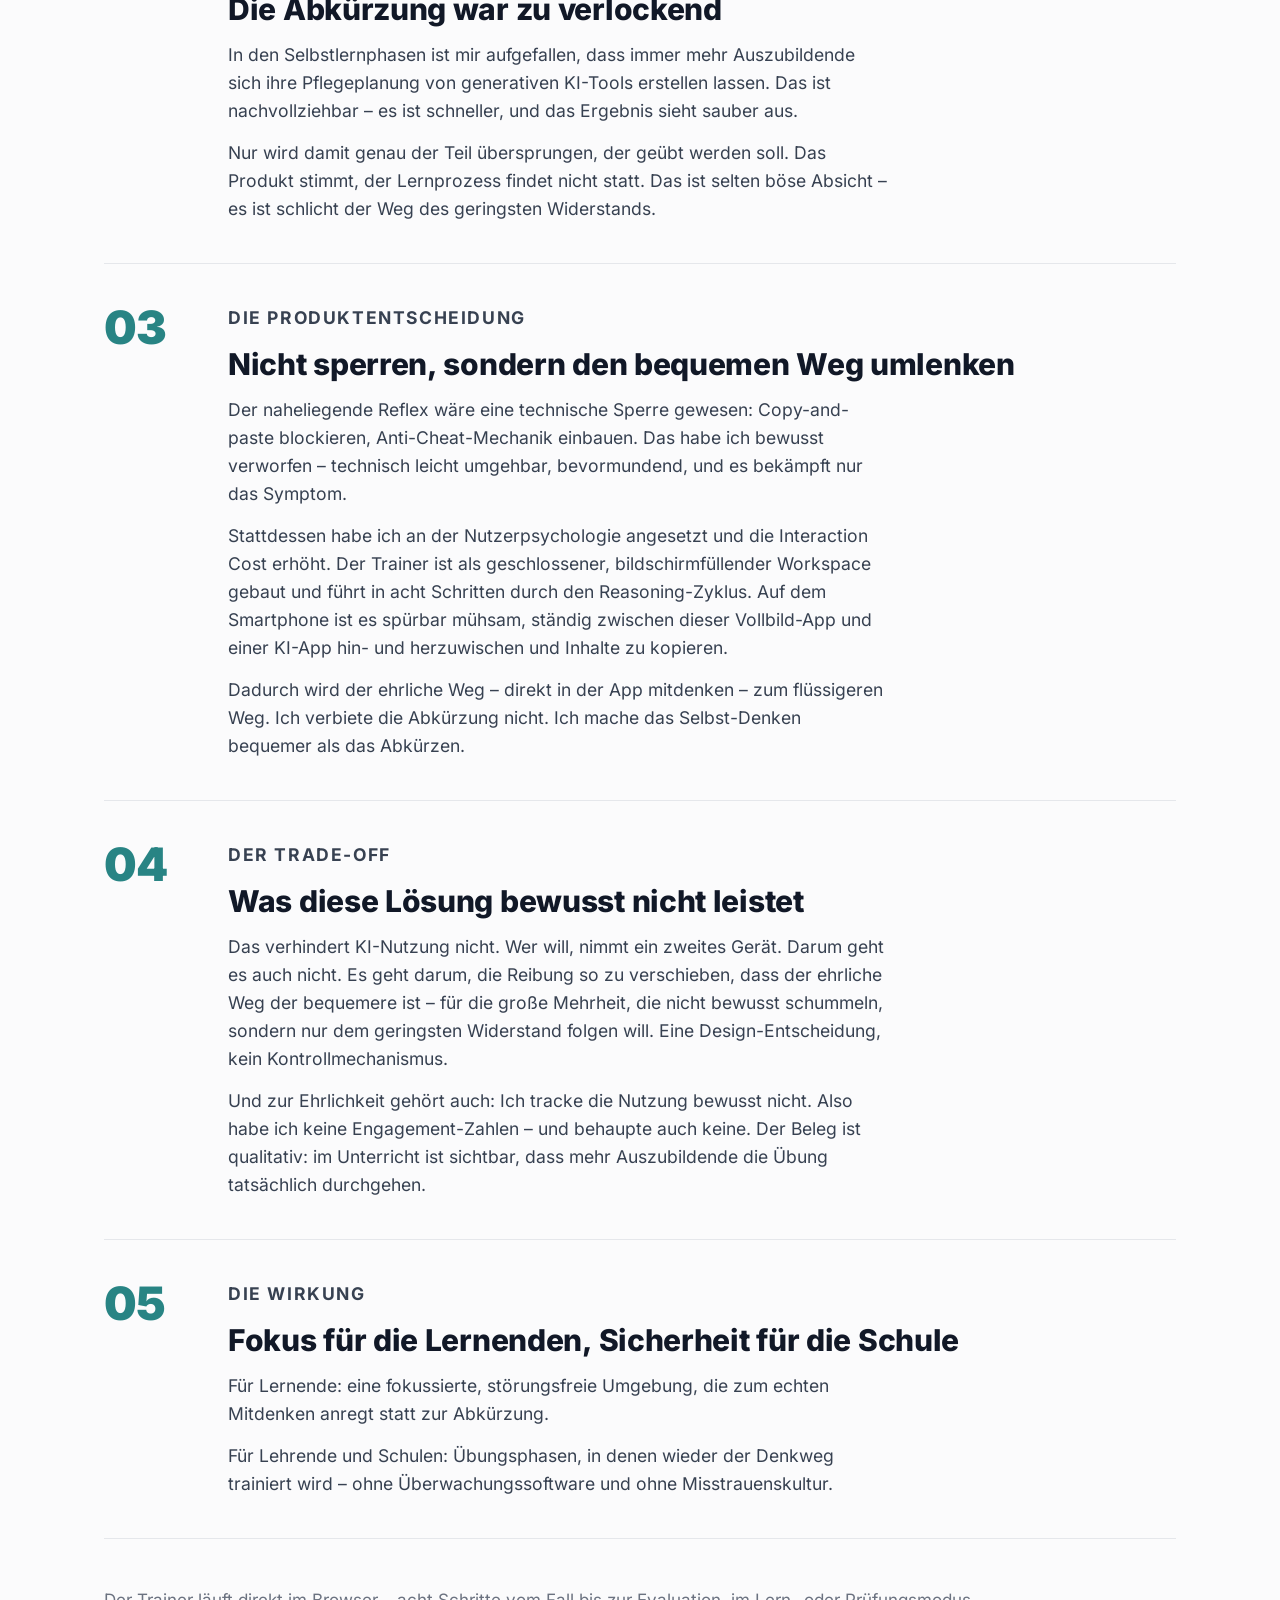
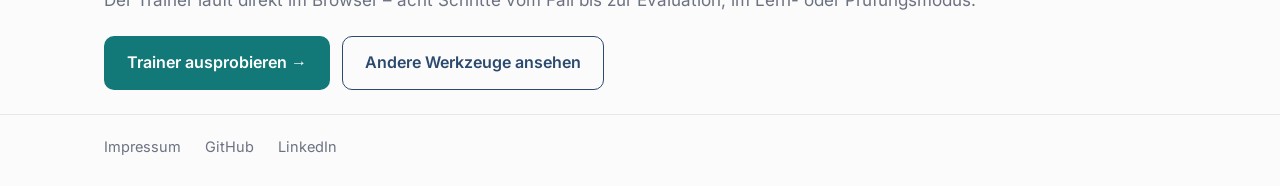
<file: fallstudien/clinical-reasoning-trainer/index.html>
<!DOCTYPE html>
<html lang="de">
<head>
  <meta charset="UTF-8">
  <meta name="viewport" content="width=device-width, initial-scale=1.0, viewport-fit=cover">
  <title>Fallstudie: Clinical Reasoning Trainer – Florian Loyns</title>

  <meta name="description" content="Fallstudie zum Clinical Reasoning Trainer: Wie eine bewusste UX-Entscheidung Auszubildende dazu bringt, ihren klinischen Denkprozess wieder selbst zu gehen – statt ihn an eine KI abzugeben.">
  <link rel="canonical" href="https://florianloyns.com/fallstudien/clinical-reasoning-trainer/">
  <link rel="preload" href="../../fonts/inter-latin-wght-normal.woff2" as="font" type="font/woff2" crossorigin>
  <meta name="robots" content="index,follow">
  <meta name="theme-color" content="#127878">

  <!-- Open Graph -->
  <meta property="og:type" content="article">
  <meta property="og:url" content="https://florianloyns.com/fallstudien/clinical-reasoning-trainer/">
  <meta property="og:title" content="Fallstudie: Clinical Reasoning Trainer – Florian Loyns">
  <meta property="og:description" content="Wie eine bewusste Design-Entscheidung es Auszubildenden leichter macht, ihren klinischen Denkprozess wieder selbst zu gehen – statt ihn an eine KI abzugeben.">
  <meta property="og:image" content="https://florianloyns.com/og-image.png?v=2">
  <meta property="og:locale" content="de_DE">
  <meta name="twitter:card" content="summary_large_image">
  <meta name="twitter:title" content="Fallstudie: Clinical Reasoning Trainer – Florian Loyns">
  <meta name="twitter:description" content="Vom beobachteten KI-Workaround zur UX-Entscheidung: eine Fallstudie aus der Pflegeausbildung.">
  <meta name="twitter:image" content="https://florianloyns.com/og-image.png?v=2">

  <link rel="icon" type="image/svg+xml" href="data:image/svg+xml,%3Csvg%20xmlns%3D%22http%3A%2F%2Fwww.w3.org%2F2000%2Fsvg%22%20viewBox%3D%220%200%2064%2064%22%3E%3Cdefs%3E%3ClinearGradient%20id%3D%22g%22%20x1%3D%220%22%20y1%3D%220%22%20x2%3D%221%22%20y2%3D%221%22%3E%3Cstop%20offset%3D%220%22%20stop-color%3D%22%2317a09b%22%2F%3E%3Cstop%20offset%3D%221%22%20stop-color%3D%22%230b5c60%22%2F%3E%3C%2FlinearGradient%3E%3ClinearGradient%20id%3D%22s%22%20x1%3D%220%22%20y1%3D%220%22%20x2%3D%220%22%20y2%3D%221%22%3E%3Cstop%20offset%3D%220%22%20stop-color%3D%22%23fff%22%20stop-opacity%3D%22.22%22%2F%3E%3Cstop%20offset%3D%22.5%22%20stop-color%3D%22%23fff%22%20stop-opacity%3D%220%22%2F%3E%3C%2FlinearGradient%3E%3C%2Fdefs%3E%3Crect%20width%3D%2264%22%20height%3D%2264%22%20rx%3D%2214%22%20fill%3D%22url%28%23g%29%22%2F%3E%3Crect%20width%3D%2264%22%20height%3D%2264%22%20rx%3D%2214%22%20fill%3D%22url%28%23s%29%22%2F%3E%3Crect%20x%3D%22.5%22%20y%3D%22.5%22%20width%3D%2263%22%20height%3D%2263%22%20rx%3D%2213.5%22%20fill%3D%22none%22%20stroke%3D%22%23fff%22%20stroke-opacity%3D%22.22%22%2F%3E%3Cpath%20fill%3D%22%23fff%22%20d%3D%22M33.22%2025.34V29.89H19.87V25.34ZM23.18%2045.0V24.29Q23.18%2022.03%2024.03%2020.54Q24.87%2019.05%2026.38%2018.31Q27.89%2017.57%2029.87%2017.57Q31.16%2017.57%2032.31%2017.78Q33.46%2017.98%2034.00%2018.13L33.01%2022.62Q32.66%2022.52%2032.18%2022.44Q31.70%2022.37%2031.24%2022.37Q30.14%2022.37%2029.71%2022.87Q29.28%2023.37%2029.28%2024.24V45.0Z%20M42.43%2018.80V45.0H36.30V18.80Z%22%2F%3E%3C%2Fsvg%3E">

  <style>
    @font-face {
      font-family: "Inter";
      src: url("../../fonts/inter-latin-wght-normal.woff2") format("woff2");
      font-weight: 100 900;
      font-style: normal;
      font-display: swap;
    }
    :root {
      --teal: #127878;
      --teal-dark: #0e5f5f;
      --teal-soft: #e6f3f3;
      --marine: #2c4a6e;
      --marine-dark: #1e3452;
      --marine-soft: #eef2f7;
      --ink: #111827;
      --body: #374151;
      --muted: #6b7280;
      --bg: #fbfbfc;
      --surface: #ffffff;
      --border: #e5e7eb;
    }
    @media (prefers-color-scheme: dark) {
      :root {
        --teal: #2dd4bf; --teal-dark: #14b8a6; --teal-soft: rgba(45,212,191,.12);
        --marine: #7dd3fc; --marine-dark: #38bdf8; --marine-soft: rgba(125,211,252,.1);
        --ink: #f1f5f9; --body: #cbd5e1; --muted: #94a3b8;
        --bg: #0f172a; --surface: #1e293b; --border: #334155;
      }
    }
    [data-theme="dark"] {
      --teal: #2dd4bf; --teal-dark: #14b8a6; --teal-soft: rgba(45,212,191,.12);
      --marine: #7dd3fc; --marine-dark: #38bdf8; --marine-soft: rgba(125,211,252,.1);
      --ink: #f1f5f9; --body: #cbd5e1; --muted: #94a3b8;
      --bg: #0f172a; --surface: #1e293b; --border: #334155;
    }
    [data-theme="light"] {
      --teal: #127878; --teal-dark: #0e5f5f; --teal-soft: #e6f3f3;
      --marine: #2c4a6e; --marine-dark: #1e3452; --marine-soft: #eef2f7;
      --ink: #111827; --body: #374151; --muted: #6b7280;
      --bg: #fbfbfc; --surface: #ffffff; --border: #e5e7eb;
    }
    *, *::before, *::after { box-sizing: border-box; }
    html { scroll-behavior: smooth; }
    body {
      margin: 0;
      font-family: "Inter", -apple-system, BlinkMacSystemFont, "Segoe UI", Roboto, "Helvetica Neue", Arial, sans-serif;
      background: var(--bg);
      color: var(--body);
      line-height: 1.6;
      font-size: 17px;
      -webkit-font-smoothing: antialiased;
      -webkit-tap-highlight-color: transparent;
    }
    a { color: inherit; }
    :focus-visible { outline: 3px solid var(--teal); outline-offset: 3px; border-radius: 4px; }

    .container {
      max-width: 1120px;
      margin: 0 auto;
      padding: 0 24px;
      padding-left: max(24px, env(safe-area-inset-left));
      padding-right: max(24px, env(safe-area-inset-right));
    }

    /* ========== Top-Bar ========== */
    .topbar {
      position: sticky; top: 0; z-index: 50;
      background: color-mix(in srgb, var(--bg) 88%, transparent);
      backdrop-filter: saturate(180%) blur(12px);
      -webkit-backdrop-filter: saturate(180%) blur(12px);
      border-bottom: 1px solid var(--border);
    }
    .topbar .row {
      display: flex; align-items: center; gap: 16px;
      height: 58px;
    }
    .back-link {
      display: inline-flex; align-items: center; gap: 8px;
      font-size: 14.5px; font-weight: 600; color: var(--body);
      text-decoration: none; transition: gap .15s ease, color .15s ease;
    }
    .back-link:hover { gap: 12px; color: var(--teal); }
    #btn-theme {
      width: 36px; height: 36px; border-radius: 8px;
      background: transparent; border: 1px solid var(--border);
      display: grid; place-items: center; color: var(--muted);
      cursor: pointer; transition: background .15s; flex-shrink: 0; margin-left: auto;
    }
    #btn-theme:hover { background: var(--border); }

    /* ========== Hero ========== */
    .hero { padding: 64px 0 40px; border-bottom: 1px solid var(--border); }
    .hero-grid {
      display: grid;
      grid-template-columns: 1.15fr .85fr;
      gap: 48px; align-items: center;
    }
    .eyebrow {
      color: var(--teal); font-weight: 700; font-size: 13px;
      letter-spacing: 2.5px; text-transform: uppercase; margin: 0 0 20px;
    }
    .hero h1 {
      margin: 0 0 20px; color: var(--ink);
      font-size: clamp(32px, 4.4vw, 52px); font-weight: 900;
      line-height: 1.08; letter-spacing: -0.02em;
    }
    .hero .lead {
      max-width: 560px; margin: 0 0 20px;
      font-size: clamp(18px, 2vw, 20px); color: var(--body);
    }
    .hero .byline { font-size: 14.5px; color: var(--muted); margin: 0 0 28px; }
    .actions { display: flex; gap: 12px; flex-wrap: wrap; }
    .btn {
      display: inline-flex; align-items: center; gap: 8px;
      padding: 13px 22px; border-radius: 10px; font-weight: 600;
      font-size: 16px; text-decoration: none;
      transition: transform .15s ease, background .15s ease, gap .15s ease;
      border: 1px solid transparent;
    }
    .btn-primary { background: var(--teal); color: #fff; }
    .btn-primary:hover { background: var(--teal-dark); gap: 12px; }
    .btn-secondary { background: transparent; color: var(--marine); border-color: var(--marine); }
    .btn-secondary:hover { background: var(--marine); color: #fff; gap: 12px; }

    /* ========== Phone-Mockup ========== */
    .phone-wrap { display: flex; justify-content: center; }
    .phone {
      position: relative;
      width: 264px; aspect-ratio: 1179 / 2556;
      background: #0a1622;
      border-radius: 40px;
      padding: 11px;
      box-shadow: 0 40px 80px -30px rgba(15,23,42,.45), 0 0 0 2px rgba(148,163,184,.12);
    }
    .phone-screen {
      position: relative; height: 100%; width: 100%;
      background: var(--surface); border-radius: 30px; overflow: hidden;
      display: flex; flex-direction: column;
      border: 1px solid var(--border);
    }
    .phone-screen img { width: 100%; height: 100%; object-fit: cover; object-position: top center; display: block; }
    .phone-mock { display: block; width: 264px; max-width: 72vw; height: auto; margin: 0 auto; filter: drop-shadow(0 30px 55px rgba(15,23,42,.34)); }
    .app-top {
      padding: 26px 16px 12px; background: var(--teal);
      color: #fff; flex-shrink: 0;
    }
    .app-top .app-row { display: flex; align-items: center; justify-content: space-between; }
    .app-name { font-size: 13px; font-weight: 800; letter-spacing: -.01em; }
    .app-pill {
      font-size: 9.5px; font-weight: 700; letter-spacing: .05em; text-transform: uppercase;
      background: rgba(255,255,255,.22); padding: 3px 8px; border-radius: 999px;
    }
    .app-progress { display: flex; gap: 3px; margin-top: 14px; }
    .app-progress span { flex: 1; height: 5px; border-radius: 3px; background: rgba(255,255,255,.28); }
    .app-progress span.done { background: rgba(255,255,255,.85); }
    .app-progress span.now { background: #fff; box-shadow: 0 0 0 2px rgba(255,255,255,.35); }
    .app-step { font-size: 10.5px; font-weight: 600; margin-top: 10px; opacity: .92; }

    .app-body { padding: 16px; flex: 1; display: flex; flex-direction: column; gap: 10px; }
    .app-h { font-size: 15px; font-weight: 800; color: var(--ink); margin: 2px 0 2px; line-height: 1.3; }
    .app-sub { font-size: 11px; color: var(--muted); margin: 0; }
    .app-chips { display: flex; flex-wrap: wrap; gap: 6px; margin-top: 4px; }
    .app-chip {
      font-size: 10.5px; font-weight: 600; color: var(--teal-dark);
      background: var(--teal-soft); border: 1px solid color-mix(in srgb, var(--teal) 28%, transparent);
      padding: 5px 9px; border-radius: 8px;
    }
    .app-chip.ghost { color: var(--muted); background: transparent; border-style: dashed; border-color: var(--border); }
    .app-cta {
      margin-top: auto; background: var(--teal); color: #fff;
      text-align: center; font-size: 12.5px; font-weight: 700;
      padding: 11px; border-radius: 12px;
    }
    .mock-note {
      text-align: center; font-size: 12.5px; color: var(--muted);
      margin: 14px auto 0; max-width: 260px;
    }

    /* ========== Auf einen Blick ========== */
    .glance { padding: 44px 0 8px; }
    .glance-card {
      background: var(--surface); border: 1px solid var(--border);
      border-radius: 16px; padding: 8px 30px; position: relative; overflow: hidden;
    }
    .glance-card::before { content: ""; position: absolute; inset: 0 auto 0 0; width: 4px; background: var(--teal); }
    .glance dl { margin: 0; display: grid; grid-template-columns: 1fr 1fr; gap: 0 44px; }
    .glance .item { padding: 20px 0; border-bottom: 1px solid var(--border); }
    .glance dt {
      font-size: 11px; font-weight: 700; letter-spacing: 1.3px; text-transform: uppercase;
      color: var(--teal); margin: 0 0 6px;
    }
    .glance dd { margin: 0; font-size: 15.5px; color: var(--body); }
    .glance dd strong { color: var(--ink); font-weight: 700; }

    /* ========== Narrative-Blöcke ========== */
    .story { padding: 20px 0 8px; }
    .step { display: grid; grid-template-columns: 96px 1fr; gap: 8px 28px; padding: 40px 0; border-bottom: 1px solid var(--border); }
    .step-num {
      font-size: 46px; font-weight: 900; line-height: 1;
      color: var(--teal); opacity: .9; letter-spacing: -.03em;
    }
    .step-label {
      font-size: 11.5px; font-weight: 700; letter-spacing: 1.6px; text-transform: uppercase;
      color: var(--muted); margin: 4px 0 12px;
    }
    .step h2 { margin: 0 0 14px; font-size: clamp(23px, 2.6vw, 30px); font-weight: 800; color: var(--ink); letter-spacing: -.01em; line-height: 1.2; }
    .step p { margin: 0 0 14px; font-size: 17.5px; color: var(--body); max-width: 660px; }
    .step p:last-child { margin-bottom: 0; }
    .step .lead-line { font-size: 19px; color: var(--ink); font-weight: 600; }

    /* Ehrlichkeits-Callout */
    .callout {
      background: var(--teal-soft);
      border: 1px solid color-mix(in srgb, var(--teal) 30%, transparent);
      border-radius: 14px; padding: 20px 22px; margin: 8px 0 0; max-width: 660px;
    }
    .callout p { margin: 0; font-size: 16px; color: var(--body); }
    .callout p strong { color: var(--ink); }
    .callout + .callout { margin-top: 14px; }

    /* ========== Abschluss-CTA (leicht) ========== */
    .endcta { padding: 40px 0 8px; }
    .endcta-line { margin: 0 0 22px; font-size: 17px; color: var(--muted); }

    /* ========== Abschluss-CTA-Stile: siehe .endcta oben ========== */

    /* ========== Footer ========== */
    footer { margin-top: 16px; padding: 20px 0 28px; color: var(--muted); font-size: 14.5px; border-top: 1px solid var(--border); }
    footer .row { display: flex; gap: 24px; flex-wrap: wrap; align-items: center; }
    footer a { color: var(--muted); text-decoration: none; transition: opacity .15s; }
    footer a:hover { opacity: .65; }
    footer p { margin: 6px 0; }
    footer .small { font-size: 13px; opacity: .8; margin-top: 16px; }

    /* ========== Responsive ========== */
    @media (max-width: 860px) {
      .hero-grid { grid-template-columns: 1fr; gap: 40px; }
      .phone-wrap { order: 0; margin-top: 8px; }
      .glance dl { grid-template-columns: 1fr; gap: 0; }
      .glance .item { padding: 16px 0; }
      .meta-grid { grid-template-columns: 1fr; }
    }
    @media (max-width: 600px) {
      .container { padding-left: max(18px, env(safe-area-inset-left)); padding-right: max(18px, env(safe-area-inset-right)); }
      .hero { padding: 40px 0 32px; }
      .step { grid-template-columns: 1fr; gap: 4px; padding: 32px 0; }
      .step-num { font-size: 38px; }
      .glance-card { padding: 8px 20px; }
    }
  </style>
</head>
<body>

  <div class="topbar">
    <div class="container">
      <div class="row">
        <a class="back-link" href="https://florianloyns.com/">← Werkzeuge für die Pflegepädagogik</a>
        <button id="btn-theme" aria-label="Farbschema umschalten">
          <svg id="theme-icon-sun" width="16" height="16" viewBox="0 0 24 24" fill="none" stroke="currentColor" stroke-width="2" stroke-linecap="round" stroke-linejoin="round" style="display:none"><circle cx="12" cy="12" r="4"/><path d="M12 2v2M12 20v2M4.93 4.93l1.41 1.41M17.66 17.66l1.41 1.41M2 12h2M20 12h2M4.93 19.07l1.41-1.41M17.66 6.34l1.41-1.41"/></svg>
          <svg id="theme-icon-moon" width="16" height="16" viewBox="0 0 24 24" fill="none" stroke="currentColor" stroke-width="2" stroke-linecap="round" stroke-linejoin="round"><path d="M21 12.79A9 9 0 1 1 11.21 3 7 7 0 0 0 21 12.79z"/></svg>
        </button>
      </div>
    </div>
  </div>

  <header class="hero">
    <div class="container">
      <div class="hero-grid">
        <div>
          <p class="eyebrow">Fallstudie</p>
          <h1>Das Mitdenken bequemer machen als die Abkürzung</h1>
          <p class="lead">
            Wie eine bewusste Design-Entscheidung es Auszubildenden leichter macht, ihren klinischen
            Denkprozess wieder selbst zu gehen – statt ihn an eine KI abzugeben.
          </p>
          <p class="byline">Clinical Reasoning Trainer · von der Unterrichtssituation zur fertigen Lern-App</p>
          <div class="actions">
            <a href="https://florianloyns.com/clinical-reasoning-trainer" class="btn btn-primary">Trainer ausprobieren →</a>
          </div>
        </div>

        <div class="phone-wrap">
          <div>
            <img class="phone-mock" src="[data-uri]" alt="Clinical-Reasoning-Trainer als installierte App auf dem iPhone – Schritt 1 von 8" width="264" height="520">
            <p class="mock-note">Der Trainer als installierte App – die acht Schritte füllen den ganzen Bildschirm.</p>
          </div>
        </div>
      </div>
    </div>
  </header>

  <section class="glance">
    <div class="container">
      <div class="glance-card">
        <dl>
          <div class="item">
            <dt>Kontext</dt>
            <dd>Generalistische Pflegeausbildung, Selbstlern- und Übungsphasen</dd>
          </div>
          <div class="item">
            <dt>Meine Rolle</dt>
            <dd>Idee, Didaktik, UX und Produktentscheidungen</dd>
          </div>
          <div class="item">
            <dt>Das Produkt</dt>
            <dd>Fallbasierter Trainer für klinisches Urteilen, 8 Phasen von der Situation bis zur Evaluation</dd>
          </div>
          <div class="item">
            <dt>Fachliche Basis</dt>
            <dd>Clinical-Reasoning-Zyklus (Levett-Jones et al., 2010), Pflegeprozess (Fiechter &amp; Meier, 1981)</dd>
          </div>
          <div class="item">
            <dt>Plattform</dt>
            <dd>PWA – im Browser, offline, ohne Anmeldung, ohne Tracking</dd>
          </div>
          <div class="item">
            <dt>Status</dt>
            <dd>Live und im echten Unterricht im Einsatz</dd>
          </div>
        </dl>
      </div>
    </div>
  </section>

  <main class="story">
    <div class="container">

      <div class="step">
        <div class="step-num">01</div>
        <div>
          <p class="step-label">Das Problem</p>
          <h2>Das Lernziel ist der Denkweg – nicht das fertige Dokument</h2>
          <p class="lead-line">Klinisches Urteilen entsteht nur durch eigenes Üben, nicht durch Zuschauen.</p>
          <p>
            Eine Pflegesituation einschätzen und daraus eine tragfähige Pflegeplanung ableiten – diese
            Kernkompetenz entwickelt man nur, indem man den Denkweg selbst geht. Geübt werden soll der
            Prozess, nicht das Ergebnis. Und genau dieser Prozess lässt sich schlecht frontal vermitteln;
            er braucht eigenständige, ehrliche Wiederholung.
          </p>
        </div>
      </div>

      <div class="step">
        <div class="step-num">02</div>
        <div>
          <p class="step-label">Die Beobachtung</p>
          <h2>Die Abkürzung war zu verlockend</h2>
          <p>
            In den Selbstlernphasen ist mir aufgefallen, dass immer mehr Auszubildende sich ihre
            Pflegeplanung von generativen KI-Tools erstellen lassen. Das ist nachvollziehbar – es ist
            schneller, und das Ergebnis sieht sauber aus.
          </p>
          <p>
            Nur wird damit genau der Teil übersprungen, der geübt werden soll. Das Produkt stimmt, der
            Lernprozess findet nicht statt. Das ist selten böse Absicht – es ist schlicht der Weg des
            geringsten Widerstands.
          </p>
        </div>
      </div>

      <div class="step">
        <div class="step-num">03</div>
        <div>
          <p class="step-label">Die Produktentscheidung</p>
          <h2>Nicht sperren, sondern den bequemen Weg umlenken</h2>
          <p>
            Der naheliegende Reflex wäre eine technische Sperre gewesen: Copy-and-paste blockieren,
            Anti-Cheat-Mechanik einbauen. Das habe ich bewusst verworfen – technisch leicht umgehbar,
            bevormundend, und es bekämpft nur das Symptom.
          </p>
          <p>
            Stattdessen habe ich an der Nutzerpsychologie angesetzt und die Interaction Cost
            erhöht. Der Trainer ist als geschlossener, bildschirmfüllender Workspace gebaut und führt in acht
            Schritten durch den Reasoning-Zyklus. Auf dem Smartphone ist es spürbar mühsam, ständig zwischen
            dieser Vollbild-App und einer KI-App hin- und herzuwischen und Inhalte zu kopieren.
          </p>
          <p>
            Dadurch wird der ehrliche Weg – direkt in der App mitdenken – zum flüssigeren Weg. Ich verbiete
            die Abkürzung nicht. Ich mache das Selbst-Denken bequemer als das Abkürzen.
          </p>
        </div>
      </div>

      <div class="step">
        <div class="step-num">04</div>
        <div>
          <p class="step-label">Der Trade-off</p>
          <h2>Was diese Lösung bewusst nicht leistet</h2>
          <p>
            Das verhindert KI-Nutzung nicht. Wer will, nimmt ein zweites Gerät. Darum geht es auch nicht.
            Es geht darum, die Reibung so zu verschieben, dass der ehrliche Weg der bequemere ist – für die
            große Mehrheit, die nicht bewusst schummeln, sondern nur dem geringsten Widerstand folgen will.
            Eine Design-Entscheidung, kein Kontrollmechanismus.
          </p>
          <p>
            Und zur Ehrlichkeit gehört auch: Ich tracke die Nutzung bewusst nicht. Also habe ich keine
            Engagement-Zahlen – und behaupte auch keine. Der Beleg ist qualitativ: im Unterricht ist sichtbar,
            dass mehr Auszubildende die Übung tatsächlich durchgehen.
          </p>
        </div>
      </div>

      <div class="step">
        <div class="step-num">05</div>
        <div>
          <p class="step-label">Die Wirkung</p>
          <h2>Fokus für die Lernenden, Sicherheit für die Schule</h2>
          <p>
            Für Lernende: eine fokussierte, störungsfreie Umgebung, die zum echten Mitdenken
            anregt statt zur Abkürzung.
          </p>
          <p>
            Für Lehrende und Schulen: Übungsphasen, in denen wieder der Denkweg trainiert wird –
            ohne Überwachungssoftware und ohne Misstrauenskultur.
          </p>
        </div>
      </div>

    </div>
  </main>

  <section class="endcta">
    <div class="container">
      <p class="endcta-line">Der Trainer läuft direkt im Browser – acht Schritte vom Fall bis zur Evaluation, im Lern- oder Prüfungsmodus.</p>
      <div class="actions">
        <a href="https://florianloyns.com/clinical-reasoning-trainer" class="btn btn-primary">Trainer ausprobieren →</a>
        <a href="https://florianloyns.com/" class="btn btn-secondary">Andere Werkzeuge ansehen</a>
      </div>
    </div>
  </section>

  <footer>
    <div class="container">
      <div class="row">
        <a href="https://florianloyns.com/Impressum/">Impressum</a>
        <a href="https://github.com/FlorianLoyns" target="_blank" rel="noopener noreferrer">GitHub</a>
        <a href="https://www.linkedin.com/in/florianloyns/" target="_blank" rel="noopener noreferrer">LinkedIn</a>
      </div>
    </div>
  </footer>

  <script>
  (function() {
    var html = document.documentElement;
    var stored = null;
    try { stored = localStorage.getItem('fl-theme'); } catch (e) {}
    var prefersDark = window.matchMedia('(prefers-color-scheme: dark)').matches;
    var isDark = stored ? stored === 'dark' : prefersDark;

    function applyTheme(dark) {
      isDark = dark;
      html.setAttribute('data-theme', dark ? 'dark' : 'light');
      try { localStorage.setItem('fl-theme', dark ? 'dark' : 'light'); } catch (e) {}
      var sun  = document.getElementById('theme-icon-sun');
      var moon = document.getElementById('theme-icon-moon');
      if (sun)  sun.style.display  = dark ? 'block' : 'none';
      if (moon) moon.style.display = dark ? 'none'  : 'block';
    }
    applyTheme(isDark);
    document.getElementById('btn-theme').addEventListener('click', function() { applyTheme(!isDark); });
  })();
  </script>
</body>
</html>
</file>
<file: reveal-showcase/fonts/fonts.css>
/* Inter – lokal, offline (fontsource woff2). Zentral gepflegt. */
/* font-display:block statt swap: Die Dateien liegen lokal und sind in Millisekunden
   da. 'swap' würde trotzdem erst die Ersatzschrift zeigen und dann tauschen –
   reveal misst danach neu, und eine Überschrift springt beim Öffnen um. 'block'
   wartet die paar Millisekunden ab; sichtbar ist davon nichts. */
@font-face{ font-family:'Inter'; font-style:normal; font-weight:400; font-display:block;
  src:url('inter/inter-latin-400-normal.woff2') format('woff2'); }
@font-face{ font-family:'Inter'; font-style:normal; font-weight:500; font-display:block;
  src:url('inter/inter-latin-500-normal.woff2') format('woff2'); }
@font-face{ font-family:'Inter'; font-style:normal; font-weight:600; font-display:block;
  src:url('inter/inter-latin-600-normal.woff2') format('woff2'); }
@font-face{ font-family:'Inter'; font-style:normal; font-weight:700; font-display:block;
  src:url('inter/inter-latin-700-normal.woff2') format('woff2'); }
@font-face{ font-family:'Inter'; font-style:normal; font-weight:800; font-display:block;
  src:url('inter/inter-latin-800-normal.woff2') format('woff2'); }
</file>
<file: reveal-showcase/reveal/dist/reveal.css>
.reveal .stretch,.reveal .r-stretch{max-width:none;max-height:none}.reveal pre.stretch code,.reveal pre.r-stretch code{box-sizing:border-box;height:100%;max-height:100%}.reveal .r-fit-text{white-space:nowrap;display:inline-block}.reveal .r-stack{grid-template-rows:100%;display:grid}.reveal .r-stack>*{grid-area:1/1;margin:auto}.reveal .r-vstack,.reveal .r-hstack{display:flex}.reveal .r-vstack img,.reveal .r-vstack video,.reveal .r-hstack img,.reveal .r-hstack video{object-fit:contain;min-width:0;min-height:0}.reveal .r-vstack{flex-direction:column;justify-content:center;align-items:center}.reveal .r-hstack{flex-direction:row;justify-content:center;align-items:center}.reveal .items-stretch{align-items:stretch}.reveal .items-start{align-items:flex-start}.reveal .items-center{align-items:center}.reveal .items-end{align-items:flex-end}.reveal .justify-between{justify-content:space-between}.reveal .justify-around{justify-content:space-around}.reveal .justify-start{justify-content:flex-start}.reveal .justify-center{justify-content:center}.reveal .justify-end{justify-content:flex-end}html.reveal-full-page{width:100%;height:100vh;height:calc(var(--vh,1vh) * 100);height:100dvh;overflow:hidden}.reveal-viewport{color:#000;--r-controls-spacing:12px;--r-overlay-header-height:40px;--r-overlay-margin:0px;--r-overlay-padding:6px;--r-overlay-gap:5px;background-color:#fff;height:100%;margin:0;line-height:1;position:relative;overflow:hidden}@media screen and (width<=1024px),(height<=768px){.reveal-viewport{--r-overlay-header-height:26px}}.reveal-viewport:fullscreen{width:100%!important;height:100%!important;top:0!important;left:0!important;transform:none!important}.reveal .fragment{transition:all .2s}.reveal .fragment:not(.custom){opacity:0;visibility:hidden;will-change:opacity}.reveal .fragment.visible{opacity:1;visibility:inherit}.reveal .fragment.disabled{transition:none}.reveal .fragment.grow{opacity:1;visibility:inherit}.reveal .fragment.grow.visible{transform:scale(1.3)}.reveal .fragment.shrink{opacity:1;visibility:inherit}.reveal .fragment.shrink.visible{transform:scale(.7)}.reveal .fragment.zoom-in{transform:scale(.1)}.reveal .fragment.zoom-in.visible{transform:none}.reveal .fragment.fade-out{opacity:1;visibility:inherit}.reveal .fragment.fade-out.visible{opacity:0;visibility:hidden}.reveal .fragment.semi-fade-out{opacity:1;visibility:inherit}.reveal .fragment.semi-fade-out.visible{opacity:.5;visibility:inherit}.reveal .fragment.strike{opacity:1;visibility:inherit}.reveal .fragment.strike.visible{text-decoration:line-through}.reveal .fragment.fade-up{transform:translateY(40px)}.reveal .fragment.fade-up.visible{transform:translate(0)}.reveal .fragment.fade-down{transform:translateY(-40px)}.reveal .fragment.fade-down.visible{transform:translate(0)}.reveal .fragment.fade-right{transform:translate(-40px)}.reveal .fragment.fade-right.visible{transform:translate(0)}.reveal .fragment.fade-left{transform:translate(40px)}.reveal .fragment.fade-left.visible{transform:translate(0)}.reveal .fragment.fade-in-then-out,.reveal .fragment.current-visible{opacity:0;visibility:hidden}.reveal .fragment.fade-in-then-out.current-fragment,.reveal .fragment.current-visible.current-fragment{opacity:1;visibility:inherit}.reveal .fragment.fade-in-then-semi-out{opacity:0;visibility:hidden}.reveal .fragment.fade-in-then-semi-out.visible{opacity:.5;visibility:inherit}.reveal .fragment.fade-in-then-semi-out.current-fragment,.reveal .fragment.highlight-red,.reveal .fragment.highlight-current-red,.reveal .fragment.highlight-green,.reveal .fragment.highlight-current-green,.reveal .fragment.highlight-blue,.reveal .fragment.highlight-current-blue{opacity:1;visibility:inherit}.reveal .fragment.highlight-red.visible{color:#ff2c2d}.reveal .fragment.highlight-green.visible{color:#17ff2e}.reveal .fragment.highlight-blue.visible{color:#1b91ff}.reveal .fragment.highlight-current-red.current-fragment{color:#ff2c2d}.reveal .fragment.highlight-current-green.current-fragment{color:#17ff2e}.reveal .fragment.highlight-current-blue.current-fragment{color:#1b91ff}.reveal:after{content:"";font-style:italic}.reveal iframe{z-index:1}.reveal a{position:relative}@keyframes bounce-right{0%,10%,25%,40%,50%{transform:translate(0)}20%{transform:translate(10px)}30%{transform:translate(-5px)}}@keyframes bounce-left{0%,10%,25%,40%,50%{transform:translate(0)}20%{transform:translate(-10px)}30%{transform:translate(5px)}}@keyframes bounce-down{0%,10%,25%,40%,50%{transform:translateY(0)}20%{transform:translateY(10px)}30%{transform:translateY(-5px)}}.reveal .controls{top:auto;bottom:var(--r-controls-spacing);right:var(--r-controls-spacing);z-index:11;color:#000;pointer-events:none;font-size:10px;display:none;position:absolute;left:auto}.reveal .controls button{cursor:pointer;color:currentColor;z-index:2;pointer-events:auto;font-size:inherit;visibility:hidden;opacity:0;-webkit-appearance:none;-webkit-tap-highlight-color:#0000;background-color:#0000;border:0;outline:0;padding:0;transition:color .2s,opacity .2s,transform .2s;position:absolute;transform:scale(.9999)}.reveal .controls .controls-arrow:before,.reveal .controls .controls-arrow:after{content:"";transform-origin:.2em;will-change:transform;background-color:currentColor;border-radius:.25em;width:2.6em;height:.5em;transition:all .15s,background-color .8s;position:absolute;top:0;left:0}.reveal .controls .controls-arrow{width:3.6em;height:3.6em;position:relative}.reveal .controls .controls-arrow:before{transform:translate(.5em)translateY(1.55em)rotate(45deg)}.reveal .controls .controls-arrow:after{transform:translate(.5em)translateY(1.55em)rotate(-45deg)}.reveal .controls .controls-arrow:hover:before{transform:translate(.5em)translateY(1.55em)rotate(40deg)}.reveal .controls .controls-arrow:hover:after{transform:translate(.5em)translateY(1.55em)rotate(-40deg)}.reveal .controls .controls-arrow:active:before{transform:translate(.5em)translateY(1.55em)rotate(36deg)}.reveal .controls .controls-arrow:active:after{transform:translate(.5em)translateY(1.55em)rotate(-36deg)}.reveal .controls .navigate-left{bottom:3.2em;right:6.4em;transform:translate(-10px)}.reveal .controls .navigate-left.highlight{animation:2s ease-out 50 both bounce-left}.reveal .controls .navigate-right{bottom:3.2em;right:0;transform:translate(10px)}.reveal .controls .navigate-right .controls-arrow{transform:rotate(180deg)}.reveal .controls .navigate-right.highlight{animation:2s ease-out 50 both bounce-right}.reveal .controls .navigate-up{bottom:6.4em;right:3.2em;transform:translateY(-10px)}.reveal .controls .navigate-up .controls-arrow{transform:rotate(90deg)}.reveal .controls .navigate-down{padding-bottom:1.4em;bottom:-1.4em;right:3.2em;transform:translateY(10px)}.reveal .controls .navigate-down .controls-arrow{transform:rotate(-90deg)}.reveal .controls .navigate-down.highlight{animation:2s ease-out 50 both bounce-down}.reveal .controls[data-controls-back-arrows=faded] .navigate-up.enabled{opacity:.3}.reveal .controls[data-controls-back-arrows=faded] .navigate-up.enabled:hover{opacity:1}.reveal .controls[data-controls-back-arrows=hidden] .navigate-up.enabled{opacity:0;visibility:hidden}.reveal .controls .enabled{visibility:visible;opacity:.9;cursor:pointer;transform:none}.reveal .controls .enabled.fragmented{opacity:.5}.reveal .controls .enabled:hover,.reveal .controls .enabled.fragmented:hover{opacity:1}.reveal:not(.rtl) .controls[data-controls-back-arrows=faded] .navigate-left.enabled{opacity:.3}.reveal:not(.rtl) .controls[data-controls-back-arrows=faded] .navigate-left.enabled:hover{opacity:1}.reveal:not(.rtl) .controls[data-controls-back-arrows=hidden] .navigate-left.enabled{opacity:0;visibility:hidden}.reveal.rtl .controls[data-controls-back-arrows=faded] .navigate-right.enabled{opacity:.3}.reveal.rtl .controls[data-controls-back-arrows=faded] .navigate-right.enabled:hover{opacity:1}.reveal.rtl .controls[data-controls-back-arrows=hidden] .navigate-right.enabled{opacity:0;visibility:hidden}.reveal[data-navigation-mode=linear].has-horizontal-slides .navigate-up,.reveal[data-navigation-mode=linear].has-horizontal-slides .navigate-down{display:none}.reveal[data-navigation-mode=linear].has-horizontal-slides .navigate-left,.reveal:not(.has-vertical-slides) .controls .navigate-left{bottom:1.4em;right:5.5em}.reveal[data-navigation-mode=linear].has-horizontal-slides .navigate-right,.reveal:not(.has-vertical-slides) .controls .navigate-right{bottom:1.4em;right:.5em}.reveal:not(.has-horizontal-slides) .controls .navigate-up{bottom:5em;right:1.4em}.reveal:not(.has-horizontal-slides) .controls .navigate-down{bottom:.5em;right:1.4em}.reveal.has-dark-background .controls{color:#fff}.reveal.has-light-background .controls{color:#000}.reveal.no-hover .controls .controls-arrow:hover:before,.reveal.no-hover .controls .controls-arrow:active:before{transform:translate(.5em)translateY(1.55em)rotate(45deg)}.reveal.no-hover .controls .controls-arrow:hover:after,.reveal.no-hover .controls .controls-arrow:active:after{transform:translate(.5em)translateY(1.55em)rotate(-45deg)}@media screen and (width>=500px){.reveal-viewport{--r-controls-spacing:.8em}.reveal .controls[data-controls-layout=edges]{inset:0}.reveal .controls[data-controls-layout=edges] .navigate-left,.reveal .controls[data-controls-layout=edges] .navigate-right,.reveal .controls[data-controls-layout=edges] .navigate-up,.reveal .controls[data-controls-layout=edges] .navigate-down{bottom:auto;right:auto}.reveal .controls[data-controls-layout=edges] .navigate-left{top:50%;left:var(--r-controls-spacing);margin-top:-1.8em}.reveal .controls[data-controls-layout=edges] .navigate-right{top:50%;right:var(--r-controls-spacing);margin-top:-1.8em}.reveal .controls[data-controls-layout=edges] .navigate-up{top:var(--r-controls-spacing);margin-left:-1.8em;left:50%}.reveal .controls[data-controls-layout=edges] .navigate-down{bottom:calc(var(--r-controls-spacing) - 1.4em + .3em);margin-left:-1.8em;left:50%}}.reveal .progress{z-index:10;color:#fff;background-color:#0003;width:100%;height:3px;display:none;position:absolute;bottom:0;left:0}.reveal .progress:after{content:"";width:100%;height:10px;display:block;position:absolute;top:-10px}.reveal .progress span{transform-origin:0 0;background-color:currentColor;width:100%;height:100%;transition:transform .8s cubic-bezier(.26,.86,.44,.985);display:block;transform:scaleX(0)}.reveal .slide-number{z-index:31;color:#fff;background-color:#0006;padding:5px;font-family:Helvetica,sans-serif;font-size:12px;line-height:1;display:block;position:absolute;bottom:8px;right:8px}.reveal .slide-number a{color:currentColor}.reveal .slide-number-delimiter{margin:0 3px}.reveal{touch-action:pinch-zoom;width:100%;height:100%;position:relative;overflow:hidden}.reveal.embedded{touch-action:pan-y}.reveal.embedded.is-vertical-slide{touch-action:none}.reveal .slides{pointer-events:none;z-index:1;text-align:center;perspective:600px;perspective-origin:50% 40%;width:100%;height:100%;margin:auto;position:absolute;inset:0;overflow:visible}.reveal .slides>section{perspective:600px}.reveal .slides>section,.reveal .slides>section>section{pointer-events:auto;z-index:10;transform-style:flat;width:100%;transition:transform-origin .8s cubic-bezier(.26,.86,.44,.985),transform .8s cubic-bezier(.26,.86,.44,.985),visibility .8s cubic-bezier(.26,.86,.44,.985),opacity .8s cubic-bezier(.26,.86,.44,.985);display:none;position:absolute}.reveal[data-transition-speed=fast] .slides section{transition-duration:.4s}.reveal[data-transition-speed=slow] .slides section{transition-duration:1.2s}.reveal .slides section[data-transition-speed=fast]{transition-duration:.4s}.reveal .slides section[data-transition-speed=slow]{transition-duration:1.2s}.reveal .slides>section.stack{pointer-events:none;height:100%;padding-top:0;padding-bottom:0}.reveal .slides>section.present,.reveal .slides>section>section.present{z-index:11;opacity:1;display:block}.reveal .slides>section:empty,.reveal .slides>section>section:empty,.reveal .slides>section[data-background-interactive],.reveal .slides>section>section[data-background-interactive]{pointer-events:none}.reveal.center,.reveal.center .slides,.reveal.center .slides section{min-height:0!important}.reveal .slides>section:not(.present),.reveal .slides>section>section:not(.present){pointer-events:none}.reveal.overview .slides>section,.reveal.overview .slides>section>section{pointer-events:auto}.reveal .slides>section.past,.reveal .slides>section.future,.reveal .slides>section.past>section,.reveal .slides>section.future>section,.reveal .slides>section>section.past,.reveal .slides>section>section.future{opacity:0}.reveal .slides>section[data-transition=slide].past,.reveal .slides>section[data-transition~=slide-out].past,.reveal.slide .slides>section:not([data-transition]).past{transform:translate(-150%)}.reveal .slides>section[data-transition=slide].future,.reveal .slides>section[data-transition~=slide-in].future,.reveal.slide .slides>section:not([data-transition]).future{transform:translate(150%)}.reveal .slides>section>section[data-transition=slide].past,.reveal .slides>section>section[data-transition~=slide-out].past,.reveal.slide .slides>section>section:not([data-transition]).past{transform:translateY(-150%)}.reveal .slides>section>section[data-transition=slide].future,.reveal .slides>section>section[data-transition~=slide-in].future,.reveal.slide .slides>section>section:not([data-transition]).future{transform:translateY(150%)}.reveal .slides>section[data-transition=linear].past,.reveal .slides>section[data-transition~=linear-out].past,.reveal.linear .slides>section:not([data-transition]).past{transform:translate(-150%)}.reveal .slides>section[data-transition=linear].future,.reveal .slides>section[data-transition~=linear-in].future,.reveal.linear .slides>section:not([data-transition]).future{transform:translate(150%)}.reveal .slides>section>section[data-transition=linear].past,.reveal .slides>section>section[data-transition~=linear-out].past,.reveal.linear .slides>section>section:not([data-transition]).past{transform:translateY(-150%)}.reveal .slides>section>section[data-transition=linear].future,.reveal .slides>section>section[data-transition~=linear-in].future,.reveal.linear .slides>section>section:not([data-transition]).future{transform:translateY(150%)}.reveal .slides section[data-transition=default].stack,.reveal.default .slides section.stack{transform-style:preserve-3d}.reveal .slides>section[data-transition=default].past,.reveal .slides>section[data-transition~=default-out].past,.reveal.default .slides>section:not([data-transition]).past{transform:translate(-100%)rotateY(-90deg)translate(-100%)}.reveal .slides>section[data-transition=default].future,.reveal .slides>section[data-transition~=default-in].future,.reveal.default .slides>section:not([data-transition]).future{transform:translate(100%)rotateY(90deg)translate(100%)}.reveal .slides>section>section[data-transition=default].past,.reveal .slides>section>section[data-transition~=default-out].past,.reveal.default .slides>section>section:not([data-transition]).past{transform:translateY(-300px)rotateX(70deg)translateY(-300px)}.reveal .slides>section>section[data-transition=default].future,.reveal .slides>section>section[data-transition~=default-in].future,.reveal.default .slides>section>section:not([data-transition]).future{transform:translateY(300px)rotateX(-70deg)translateY(300px)}.reveal .slides section[data-transition=convex].stack,.reveal.convex .slides section.stack{transform-style:preserve-3d}.reveal .slides>section[data-transition=convex].past,.reveal .slides>section[data-transition~=convex-out].past,.reveal.convex .slides>section:not([data-transition]).past{transform:translate(-100%)rotateY(-90deg)translate(-100%)}.reveal .slides>section[data-transition=convex].future,.reveal .slides>section[data-transition~=convex-in].future,.reveal.convex .slides>section:not([data-transition]).future{transform:translate(100%)rotateY(90deg)translate(100%)}.reveal .slides>section>section[data-transition=convex].past,.reveal .slides>section>section[data-transition~=convex-out].past,.reveal.convex .slides>section>section:not([data-transition]).past{transform:translateY(-300px)rotateX(70deg)translateY(-300px)}.reveal .slides>section>section[data-transition=convex].future,.reveal .slides>section>section[data-transition~=convex-in].future,.reveal.convex .slides>section>section:not([data-transition]).future{transform:translateY(300px)rotateX(-70deg)translateY(300px)}.reveal .slides section[data-transition=concave].stack,.reveal.concave .slides section.stack{transform-style:preserve-3d}.reveal .slides>section[data-transition=concave].past,.reveal .slides>section[data-transition~=concave-out].past,.reveal.concave .slides>section:not([data-transition]).past{transform:translate(-100%)rotateY(90deg)translate(-100%)}.reveal .slides>section[data-transition=concave].future,.reveal .slides>section[data-transition~=concave-in].future,.reveal.concave .slides>section:not([data-transition]).future{transform:translate(100%)rotateY(-90deg)translate(100%)}.reveal .slides>section>section[data-transition=concave].past,.reveal .slides>section>section[data-transition~=concave-out].past,.reveal.concave .slides>section>section:not([data-transition]).past{transform:translateY(-80%)rotateX(-70deg)translateY(-80%)}.reveal .slides>section>section[data-transition=concave].future,.reveal .slides>section>section[data-transition~=concave-in].future,.reveal.concave .slides>section>section:not([data-transition]).future{transform:translateY(80%)rotateX(70deg)translateY(80%)}.reveal .slides section[data-transition=zoom],.reveal.zoom .slides section:not([data-transition]){transition-timing-function:ease}.reveal .slides>section[data-transition=zoom].past,.reveal .slides>section[data-transition~=zoom-out].past,.reveal.zoom .slides>section:not([data-transition]).past{visibility:hidden;transform:scale(16)}.reveal .slides>section[data-transition=zoom].future,.reveal .slides>section[data-transition~=zoom-in].future,.reveal.zoom .slides>section:not([data-transition]).future{visibility:hidden;transform:scale(.2)}.reveal .slides>section>section[data-transition=zoom].past,.reveal .slides>section>section[data-transition~=zoom-out].past,.reveal.zoom .slides>section>section:not([data-transition]).past{transform:scale(16)}.reveal .slides>section>section[data-transition=zoom].future,.reveal .slides>section>section[data-transition~=zoom-in].future,.reveal.zoom .slides>section>section:not([data-transition]).future{transform:scale(.2)}.reveal.cube .slides{perspective:1300px}.reveal.cube .slides section{backface-visibility:hidden;box-sizing:border-box;min-height:700px;transform-style:preserve-3d;padding:30px}.reveal.center.cube .slides section{min-height:0}.reveal.cube .slides section:not(.stack):before{content:"";background:#0000001a;border-radius:4px;width:100%;height:100%;display:block;position:absolute;top:0;left:0;transform:translateZ(-20px)}.reveal.cube .slides section:not(.stack):after{content:"";z-index:1;background:0 0;border-radius:4px;width:90%;height:30px;display:block;position:absolute;bottom:0;left:5%;transform:translateZ(-90px)rotateX(65deg);box-shadow:0 95px 25px #0003}.reveal.cube .slides>section.stack{background:0 0;padding:0}.reveal.cube .slides>section.past{transform-origin:100% 0;transform:translate(-100%)rotateY(-90deg)}.reveal.cube .slides>section.future{transform-origin:0 0;transform:translate(100%)rotateY(90deg)}.reveal.cube .slides>section>section.past{transform-origin:0 100%;transform:translateY(-100%)rotateX(90deg)}.reveal.cube .slides>section>section.future{transform-origin:0 0;transform:translateY(100%)rotateX(-90deg)}.reveal.page .slides{perspective-origin:0%;perspective:3000px}.reveal.page .slides section{box-sizing:border-box;min-height:700px;transform-style:preserve-3d;padding:30px}.reveal.page .slides section.past{z-index:12}.reveal.page .slides section:not(.stack):before{content:"";background:#0000001a;width:100%;height:100%;display:block;position:absolute;top:0;left:0;transform:translateZ(-20px)}.reveal.page .slides section:not(.stack):after{content:"";z-index:1;background:0 0;border-radius:4px;width:90%;height:30px;display:block;position:absolute;bottom:0;left:5%;transform:translateZ(-90px)rotateX(65deg);box-shadow:0 95px 25px #0003}.reveal.page .slides>section.stack{background:0 0;padding:0}.reveal.page .slides>section.past{transform-origin:0 0;transform:translate(-40%)rotateY(-80deg)}.reveal.page .slides>section.future{transform-origin:100% 0;transform:translate(0,0)}.reveal.page .slides>section>section.past{transform-origin:0 0;transform:translateY(-40%)rotateX(80deg)}.reveal.page .slides>section>section.future{transform-origin:0 100%;transform:translate(0,0)}.reveal .slides section[data-transition=fade],.reveal.fade .slides section:not([data-transition]),.reveal.fade .slides>section>section:not([data-transition]){transition:opacity .5s;transform:none}.reveal.fade.overview .slides section,.reveal.fade.overview .slides>section>section{transition:none}.reveal .slides section[data-transition=none],.reveal.none .slides section:not([data-transition]){transition:none;transform:none}.reveal .pause-overlay{visibility:hidden;opacity:0;z-index:100;background:#000;width:100%;height:100%;transition:all 1s;position:absolute;top:0;left:0}.reveal .pause-overlay .resume-button{color:#ccc;cursor:pointer;background:0 0;border:2px solid #ccc;border-radius:2px;padding:6px 14px;font-size:16px;position:absolute;bottom:20px;right:20px}.reveal .pause-overlay .resume-button:hover{color:#fff;border-color:#fff}.reveal.paused .pause-overlay{visibility:visible;opacity:1}.reveal .no-transition,.reveal .no-transition *,.reveal .slides.disable-slide-transitions section{transition:none!important}.reveal .slides.disable-slide-transitions section{transform:none!important}.reveal .backgrounds{perspective:600px;width:100%;height:100%;position:absolute;top:0;left:0}.reveal .slide-background{opacity:0;visibility:hidden;background-color:#0000;width:100%;height:100%;transition:all .8s cubic-bezier(.26,.86,.44,.985);display:none;position:absolute;overflow:hidden}.reveal .slide-background-content{background-position:50%;background-repeat:no-repeat;background-size:cover;width:100%;height:100%;position:absolute}.reveal .slide-background.stack{display:block}.reveal .slide-background.present{opacity:1;visibility:visible;z-index:2}.print-pdf .reveal .slide-background{opacity:1!important;visibility:visible!important}.reveal .slide-background video{object-fit:cover;width:100%;max-width:none;height:100%;max-height:none;position:absolute;top:0;left:0}.reveal .slide-background[data-background-size=contain] video{object-fit:contain}.reveal[data-background-transition=none]>.backgrounds .slide-background:not([data-background-transition]),.reveal>.backgrounds .slide-background[data-background-transition=none]{transition:none}.reveal[data-background-transition=slide]>.backgrounds .slide-background:not([data-background-transition]),.reveal>.backgrounds .slide-background[data-background-transition=slide]{opacity:1}.reveal[data-background-transition=slide]>.backgrounds .slide-background.past:not([data-background-transition]),.reveal>.backgrounds .slide-background.past[data-background-transition=slide]{transform:translate(-100%)}.reveal[data-background-transition=slide]>.backgrounds .slide-background.future:not([data-background-transition]),.reveal>.backgrounds .slide-background.future[data-background-transition=slide]{transform:translate(100%)}.reveal[data-background-transition=slide]>.backgrounds .slide-background>.slide-background.past:not([data-background-transition]),.reveal>.backgrounds .slide-background>.slide-background.past[data-background-transition=slide]{transform:translateY(-100%)}.reveal[data-background-transition=slide]>.backgrounds .slide-background>.slide-background.future:not([data-background-transition]),.reveal>.backgrounds .slide-background>.slide-background.future[data-background-transition=slide]{transform:translateY(100%)}.reveal[data-background-transition=convex]>.backgrounds .slide-background.past:not([data-background-transition]),.reveal>.backgrounds .slide-background.past[data-background-transition=convex]{opacity:0;transform:translate(-100%)rotateY(-90deg)translate(-100%)}.reveal[data-background-transition=convex]>.backgrounds .slide-background.future:not([data-background-transition]),.reveal>.backgrounds .slide-background.future[data-background-transition=convex]{opacity:0;transform:translate(100%)rotateY(90deg)translate(100%)}.reveal[data-background-transition=convex]>.backgrounds .slide-background>.slide-background.past:not([data-background-transition]),.reveal>.backgrounds .slide-background>.slide-background.past[data-background-transition=convex]{opacity:0;transform:translateY(-100%)rotateX(90deg)translateY(-100%)}.reveal[data-background-transition=convex]>.backgrounds .slide-background>.slide-background.future:not([data-background-transition]),.reveal>.backgrounds .slide-background>.slide-background.future[data-background-transition=convex]{opacity:0;transform:translateY(100%)rotateX(-90deg)translateY(100%)}.reveal[data-background-transition=concave]>.backgrounds .slide-background.past:not([data-background-transition]),.reveal>.backgrounds .slide-background.past[data-background-transition=concave]{opacity:0;transform:translate(-100%)rotateY(90deg)translate(-100%)}.reveal[data-background-transition=concave]>.backgrounds .slide-background.future:not([data-background-transition]),.reveal>.backgrounds .slide-background.future[data-background-transition=concave]{opacity:0;transform:translate(100%)rotateY(-90deg)translate(100%)}.reveal[data-background-transition=concave]>.backgrounds .slide-background>.slide-background.past:not([data-background-transition]),.reveal>.backgrounds .slide-background>.slide-background.past[data-background-transition=concave]{opacity:0;transform:translateY(-100%)rotateX(-90deg)translateY(-100%)}.reveal[data-background-transition=concave]>.backgrounds .slide-background>.slide-background.future:not([data-background-transition]),.reveal>.backgrounds .slide-background>.slide-background.future[data-background-transition=concave]{opacity:0;transform:translateY(100%)rotateX(90deg)translateY(100%)}.reveal[data-background-transition=zoom]>.backgrounds .slide-background:not([data-background-transition]),.reveal>.backgrounds .slide-background[data-background-transition=zoom]{transition-timing-function:ease}.reveal[data-background-transition=zoom]>.backgrounds .slide-background.past:not([data-background-transition]),.reveal>.backgrounds .slide-background.past[data-background-transition=zoom]{opacity:0;visibility:hidden;transform:scale(16)}.reveal[data-background-transition=zoom]>.backgrounds .slide-background.future:not([data-background-transition]),.reveal>.backgrounds .slide-background.future[data-background-transition=zoom]{opacity:0;visibility:hidden;transform:scale(.2)}.reveal[data-background-transition=zoom]>.backgrounds .slide-background>.slide-background.past:not([data-background-transition]),.reveal>.backgrounds .slide-background>.slide-background.past[data-background-transition=zoom]{opacity:0;visibility:hidden;transform:scale(16)}.reveal[data-background-transition=zoom]>.backgrounds .slide-background>.slide-background.future:not([data-background-transition]),.reveal>.backgrounds .slide-background>.slide-background.future[data-background-transition=zoom]{opacity:0;visibility:hidden;transform:scale(.2)}.reveal[data-transition-speed=fast]>.backgrounds .slide-background{transition-duration:.4s}.reveal[data-transition-speed=slow]>.backgrounds .slide-background{transition-duration:1.2s}.reveal [data-auto-animate-target^=unmatched]{will-change:opacity}.reveal section[data-auto-animate]:not(.stack):not([data-auto-animate=running]) [data-auto-animate-target^=unmatched]{opacity:0}.reveal.overview{perspective-origin:50%;perspective:700px}.reveal.overview .slides section{cursor:pointer;box-sizing:border-box;height:100%;overflow:hidden;opacity:1!important;visibility:visible!important;top:0!important}.reveal.overview .slides section:hover,.reveal.overview .slides section.present{outline-offset:10px;outline:10px solid #96969699}.reveal.overview .slides section.present{outline:10px solid var(--r-link-color)}.reveal.overview .slides section .fragment{opacity:1;transition:none}.reveal.overview .slides section:after,.reveal.overview .slides section:before{display:none!important}.reveal.overview .slides>section.stack{background:0 0;outline:none;padding:0;overflow:visible;top:0!important}.reveal.overview .backgrounds{perspective:inherit}.reveal.overview .backgrounds .slide-background{opacity:1;visibility:visible;outline-offset:10px;outline:10px solid #9696961a}.reveal.overview .backgrounds .slide-background.stack{overflow:visible}.reveal.overview .slides section,.reveal.overview-deactivating .slides section,.reveal.overview .backgrounds .slide-background,.reveal.overview-deactivating .backgrounds .slide-background{transition:none}.reveal.rtl .slides,.reveal.rtl .slides h1,.reveal.rtl .slides h2,.reveal.rtl .slides h3,.reveal.rtl .slides h4,.reveal.rtl .slides h5,.reveal.rtl .slides h6{direction:rtl;font-family:sans-serif}.reveal.rtl pre,.reveal.rtl code{direction:ltr}.reveal.rtl ol,.reveal.rtl ul{text-align:right}.reveal.rtl .progress span{transform-origin:100% 0}.reveal.has-parallax-background .backgrounds{transition:all .8s}.reveal.has-parallax-background[data-transition-speed=fast] .backgrounds{transition-duration:.4s}.reveal.has-parallax-background[data-transition-speed=slow] .backgrounds{transition-duration:1.2s}@keyframes fade-in{0%{opacity:0}to{opacity:1}}@keyframes scale-up{0%{transform:scale(.95)}to{transform:scale(1)}}.reveal [data-preview-image],.reveal [data-preview-video],.reveal [data-preview-link]:not(a):not([data-preview-link=false]){cursor:zoom-in}.r-overlay{top:var(--r-overlay-margin);right:var(--r-overlay-margin);bottom:var(--r-overlay-margin);left:var(--r-overlay-margin);border-radius:min(var(--r-overlay-margin), 6px);z-index:99;-webkit-backdrop-filter:blur(10px);backdrop-filter:blur(10px);color:#fff;background:#000000f2;font-family:ui-sans-serif,system-ui,-apple-system,Helvetica,sans-serif;transition:all .3s;animation:.3s fade-in;position:absolute}.r-overlay-viewport{top:var(--r-overlay-padding);right:var(--r-overlay-padding);bottom:var(--r-overlay-padding);left:var(--r-overlay-padding);gap:var(--r-overlay-gap);flex-direction:column;display:flex;position:absolute}.r-overlay-header{z-index:2;box-sizing:border-box;height:var(--r-overlay-header-height);justify-content:flex-end;align-items:center;gap:6px;display:flex}.r-overlay-header .r-overlay-header-button{all:unset;min-width:var(--r-overlay-header-height);min-height:var(--r-overlay-header-height);padding:0 calc(var(--r-overlay-header-height) / 4);opacity:1;cursor:pointer;box-sizing:border-box;border-radius:6px;justify-content:center;align-items:center;gap:8px;font-size:18px;display:flex}.r-overlay-header .r-overlay-header-button:hover{opacity:1;background-color:#ffffff26}.r-overlay-header .icon{background-position:50%;background-repeat:no-repeat;background-size:100%;width:20px;height:20px;display:inline-block}.r-overlay-close .icon{background-image:url([data-uri])}.r-overlay-external .icon{background-image:url([data-uri])}.r-overlay-content{background-color:#141414cc;border-radius:6px;flex-grow:1;place-items:center;animation:.5s cubic-bezier(.26,.86,.44,.985) scale-up;display:grid;position:relative;overflow:hidden}.r-overlay-spinner{z-index:10;visibility:hidden;opacity:0;background-image:url([data-uri]%2F%2F%2F6%2Bvr8nJybW1tcDAwOjo6Nvb26ioqKOjo7Ozs%2FLy8vz8%2FAAAAAAAAAAAACH%2FC05FVFNDQVBFMi4wAwEAAAAh%2FhpDcmVhdGVkIHdpdGggYWpheGxvYWQuaW5mbwAh%[base64]%2FV%2FnmOM82XiHRLYKhKP1oZmADdEAAAh%2BQQJCgAAACwAAAAAIAAgAAAE6hDISWlZpOrNp1lGNRSdRpDUolIGw5RUYhhHukqFu8DsrEyqnWThGvAmhVlteBvojpTDDBUEIFwMFBRAmBkSgOrBFZogCASwBDEY%2FCZSg7GSE0gSCjQBMVG023xWBhklAnoEdhQEfyNqMIcKjhRsjEdnezB%2BA4k8gTwJhFuiW4dokXiloUepBAp5qaKpp6%2BHo7aWW54wl7obvEe0kRuoplCGepwSx2jJvqHEmGt6whJpGpfJCHmOoNHKaHx61WiSR92E4lbFoq%2BB6QDtuetcaBPnW6%2BO7wDHpIiK9SaVK5GgV543tzjgGcghAgAh%[base64]%2B%2BG%2Bw48edZPK%2BM6hLJpQg484enXIdQFSS1u6UhksENEQAAIfkECQoAAAAsAAAAACAAIAAABOcQyEmpGKLqzWcZRVUQnZYg1aBSh2GUVEIQ2aQOE%2BG%2BcD4ntpWkZQj1JIiZIogDFFyHI0UxQwFugMSOFIPJftfVAEoZLBbcLEFhlQiqGp1Vd140AUklUN3eCA51C1EWMzMCezCBBmkxVIVHBWd3HHl9JQOIJSdSnJ0TDKChCwUJjoWMPaGqDKannasMo6WnM562R5YluZRwur0wpgqZE7NKUm%2BFNRPIhjBJxKZteWuIBMN4zRMIVIhffcgojwCF117i4nlLnY5ztRLsnOk%2BaV%2BoJY7V7m76PdkS4trKcdg0Zc0tTcKkRAAAIfkECQoAAAAsAAAAACAAIAAABO4QyEkpKqjqzScpRaVkXZWQEximw1BSCUEIlDohrft6cpKCk5xid5MNJTaAIkekKGQkWyKHkvhKsR7ARmitkAYDYRIbUQRQjWBwJRzChi9CRlBcY1UN4g0%[base64]%[base64]%2BE71SRQeyqUToLA7VxF0JDyIQh%2FMVVPMt1ECZlfcjZJ9mIKoaTl1MRIl5o4CUKXOwmyrCInCKqcWtvadL2SYhyASyNDJ0uIiRMDjI0Fd30%2FiI2UA5GSS5UDj2l6NoqgOgN4gksEBgYFf0FDqKgHnyZ9OX8HrgYHdHpcHQULXAS2qKpENRg7eAMLC7kTBaixUYFkKAzWAAnLC7FLVxLWDBLKCwaKTULgEwbLA4hJtOkSBNqITT3xEgfLpBtzE%2FjiuL04RGEBgwWhShRgQExHBAAh%2BQQJCgAAACwAAAAAIAAgAAAE7xDISWlSqerNpyJKhWRdlSAVoVLCWk6JKlAqAavhO9UkUHsqlE6CwO1cRdCQ8iEIfzFVTzLdRAmZX3I2SfZiCqGk5dTESJeaOAlClzsJsqwiJwiqnFrb2nS9kmIcgEsjQydLiIlHehhpejaIjzh9eomSjZR%[base64]%2BE71SRQeyqUToLA7VxF0JDyIQh%[base64]%2BE71SRQeyqUToLA7VxF0JDyIQh%2FMVVPMt1ECZlfcjZJ9mIKoaTl1MRIl5o4CUKXOwmyrCInCKqcWtvadL2SYhyASyNDJ0uIiUd6GAULDJCRiXo1CpGXDJOUjY%2BYip9DhToJA4RBLwMLCwVDfRgbBAaqqoZ1XBMHswsHtxtFaH1iqaoGNgAIxRpbFAgfPQSqpbgGBqUD1wBXeCYp1AYZ19JJOYgH1KwA4UBvQwXUBxPqVD9L3sbp2BNk2xvvFPJd%2BMFCN6HAAIKgNggY0KtEBAAh%[base64]%2BvsYMDAzZQPC9VCNkDWUhGkuE5PxJNwiUK4UfLzOlD4WvzAHaoG9nxPi5d%2BjYUqfAhhykOFwJWiAAAIfkECQoAAAAsAAAAACAAIAAABPAQyElpUqnqzaciSoVkXVUMFaFSwlpOCcMYlErAavhOMnNLNo8KsZsMZItJEIDIFSkLGQoQTNhIsFehRww2CQLKF0tYGKYSg%2BygsZIuNqJksKgbfgIGepNo2cIUB3V1B3IvNiBYNQaDSTtfhhx0CwVPI0UJe0%2Bbm4g5VgcGoqOcnjmjqDSdnhgEoamcsZuXO1aWQy8KAwOAuTYYGwi7w5h%2BKr0SJ8MFihpNbx%2B4Erq7BYBuzsdiH1jCAzoSfl0rVirNbRXlBBlLX%2BBP0XJLAPGzTkAuAOqb0WT5AH7OcdCm5B8TgRwSRKIHQtaLCwg1RAAAOwAAAAAAAAAAAA%3D%3D);width:32px;height:32px;margin:-16px 0 0 -16px;display:block;position:absolute;top:50%;left:50%}.r-overlay-preview .r-overlay-content iframe{opacity:0;visibility:hidden;border:0;width:100%;max-width:100%;height:100%;max-height:100%;transition:all .3s}.r-overlay-preview[data-state=loaded] iframe{opacity:1;visibility:visible}.r-overlay-preview .r-overlay-content img,.r-overlay-preview .r-overlay-content video{object-fit:scale-down;width:100%;max-width:100%;height:100%;max-height:100%;margin:0;position:absolute}.r-overlay-preview[data-preview-fit=none] img,.r-overlay-preview[data-preview-fit=none] video{object-fit:none}.r-overlay-preview[data-preview-fit=scale-down] img,.r-overlay-preview[data-preview-fit=scale-down] video{object-fit:scale-down}.r-overlay-preview[data-preview-fit=contain] img,.r-overlay-preview[data-preview-fit=contain] video{object-fit:contain}.r-overlay-preview[data-preview-fit=cover] img,.r-overlay-preview[data-preview-fit=cover] video{object-fit:cover}.r-overlay-preview[data-state=loaded] .r-overlay-content-inner{z-index:-1;text-align:center;letter-spacing:normal;width:100%;position:absolute;top:45%;left:0}.r-overlay-preview .r-overlay-error{color:orange;font-size:18px}.r-overlay-preview .x-frame-error{opacity:0;transition:opacity .3s .3s}.r-overlay-preview[data-state=loaded] .x-frame-error{opacity:1}.r-overlay-preview[data-state=loading] .r-overlay-spinner{opacity:.6;visibility:visible}.r-overlay-help .r-overlay-content{overflow:auto}.r-overlay-help-content{text-align:center;letter-spacing:normal;max-width:560px;margin:auto;padding:20px 0}.r-overlay-help-content .title{margin-top:0;font-size:20px}.r-overlay-help .r-overlay-help-content table{border-collapse:collapse;text-align:left;border:1px solid #fff;font-size:16px}.r-overlay-help .r-overlay-help-content table th,.r-overlay-help .r-overlay-help-content table td{vertical-align:middle;border:1px solid #fff;width:240px;padding:14px}.r-overlay-help .r-overlay-help-content table th{padding-top:20px;padding-bottom:20px}.reveal .playback{z-index:30;cursor:pointer;-webkit-tap-highlight-color:#0000;transition:all .4s;position:absolute;bottom:20px;left:15px}.reveal.overview .playback{opacity:0;visibility:hidden}.reveal .hljs{min-height:100%}.reveal .hljs table{margin:initial}.reveal .hljs-ln-code,.reveal .hljs-ln-numbers{border:0;padding:0}.reveal .hljs-ln-numbers{opacity:.6;text-align:right;vertical-align:top;padding-right:.75em}.reveal .hljs.has-highlights tr:not(.highlight-line){opacity:.4}.reveal .hljs.has-highlights.fragment{transition:all .2s}.reveal .hljs:not(:first-child).fragment{box-sizing:border-box;width:100%;position:absolute;top:0;left:0}.reveal pre[data-auto-animate-target]{overflow:hidden}.reveal pre[data-auto-animate-target] code{height:100%}.reveal .roll{vertical-align:top;perspective:400px;perspective-origin:50%;line-height:1.2;display:inline-block;overflow:hidden}.reveal .roll:hover{text-shadow:none;background:0 0}.reveal .roll span{pointer-events:none;transform-origin:50% 0;transform-style:preserve-3d;backface-visibility:hidden;padding:0 2px;transition:all .4s;display:block;position:relative}.reveal .roll:hover span{background:#00000080;transform:translateZ(-45px)rotateX(90deg)}.reveal .roll span:after{content:attr(data-title);backface-visibility:hidden;transform-origin:50% 0;padding:0 2px;display:block;position:absolute;top:0;left:0;transform:translateY(110%)rotateX(-90deg)}.reveal aside.notes{display:none}.reveal .speaker-notes{z-index:1;color:#222;box-sizing:border-box;text-align:left;-webkit-overflow-scrolling:touch;background-color:#f5f5f5;border:1px solid #0000000d;width:33.3333%;height:100%;padding:14px 18px;font-family:Helvetica,sans-serif;font-size:18px;line-height:1.4;display:none;position:absolute;top:0;left:100%;overflow:auto}.reveal .speaker-notes .notes-placeholder{color:#ccc;font-style:italic}.reveal .speaker-notes:focus{outline:none}.reveal .speaker-notes:before{content:"Speaker notes";opacity:.5;margin-bottom:10px;display:block}.reveal.show-notes{max-width:75%;overflow:visible}.reveal.show-notes .speaker-notes{display:block}@media screen and (width>=1600px){.reveal .speaker-notes{font-size:20px}}@media screen and (width<=1024px){.reveal.show-notes{border-left:0;max-width:none;max-height:70vh;overflow:visible}.reveal.show-notes .speaker-notes{border:0;width:100%;height:30vh;top:100%;left:0}}@media screen and (width<=600px){.reveal.show-notes{max-height:60vh}.reveal.show-notes .speaker-notes{height:40vh;top:100%}.reveal .speaker-notes{font-size:14px}}.reveal .jump-to-slide{z-index:30;-webkit-tap-highlight-color:#0000;font-size:32px;position:absolute;top:15px;left:15px}.reveal .jump-to-slide-input{font-size:inherit;color:currentColor;background:0 0;border:0;padding:8px}.reveal .jump-to-slide-input::placeholder{color:currentColor;opacity:.5}.reveal.has-dark-background .jump-to-slide-input{color:#fff}.reveal.has-light-background .jump-to-slide-input{color:#222}.reveal .jump-to-slide-input:focus{outline:none}.reveal .r-overlay-button{all:unset;z-index:30;cursor:pointer;-webkit-tap-highlight-color:#0000;appearance:none;color:#fff;background:#000000b3;border-radius:5px;justify-content:center;align-items:center;padding:10px;font-size:.4em;display:flex;position:absolute}.reveal .r-overlay-button:hover{background:#000000e6}.reveal.has-light-background .r-overlay-button{color:#222;background:#ffffffb3}.reveal.has-light-background .r-overlay-button:hover{background:#ffffffe6}.reveal .r-media-play-button{bottom:20px;left:15px}.zoomed .reveal *,.zoomed .reveal :before,.zoomed .reveal :after{backface-visibility:visible!important}.zoomed .reveal .progress,.zoomed .reveal .controls{opacity:0}.zoomed .reveal .roll span{background:0 0}.zoomed .reveal .roll span:after,.reveal-viewport.loading-scroll-mode{visibility:hidden}.reveal-viewport.reveal-scroll{z-index:1;--r-scrollbar-width:7px;--r-scrollbar-trigger-size:5px;--r-controls-spacing:8px;margin:0 auto;overflow:hidden auto}@media screen and (width<=500px){.reveal-viewport.reveal-scroll{--r-scrollbar-width:3px;--r-scrollbar-trigger-size:3px}}.reveal-viewport.reveal-scroll .controls,.reveal-viewport.reveal-scroll .progress,.reveal-viewport.reveal-scroll .playback,.reveal-viewport.reveal-scroll .backgrounds,.reveal-viewport.reveal-scroll .slide-number,.reveal-viewport.reveal-scroll .speaker-notes{display:none!important}.reveal-viewport.reveal-scroll .r-overlay,.reveal-viewport.reveal-scroll .pause-overlay,.reveal-viewport.reveal-scroll .r-media-play-button{position:fixed}.reveal-viewport.reveal-scroll .reveal{touch-action:manipulation;overflow:visible}.reveal-viewport.reveal-scroll .slides{pointer-events:initial;perspective:none;perspective-origin:50%;margin:0;padding:0;display:block;position:static;top:auto;left:auto;overflow:visible;width:100%!important}.reveal-viewport.reveal-scroll .scroll-page{width:100%;height:calc(var(--page-height) + var(--page-scroll-padding));z-index:1;position:relative;overflow:visible}.reveal-viewport.reveal-scroll .scroll-page-sticky{height:var(--page-height);position:sticky;top:0}.reveal-viewport.reveal-scroll .scroll-page-content{width:100%;height:100%;position:absolute;top:0;left:0;overflow:hidden}.reveal-viewport.reveal-scroll .scroll-page section{visibility:visible!important;width:var(--slide-width)!important;height:var(--slide-height)!important;opacity:1!important;transform:scale(var(--slide-scale)) translate(-50%, -50%)!important;transform-style:flat!important;transform-origin:0 0!important;display:block!important;position:absolute!important;top:50%!important;left:50%!important}.reveal-viewport.reveal-scroll .slide-background{visibility:visible;opacity:1;touch-action:manipulation;width:100%;height:100%;position:absolute;top:0;left:0;z-index:auto!important;display:block!important}.reveal-viewport.reveal-scroll[data-scrollbar=true]::-webkit-scrollbar{display:none}.reveal-viewport.reveal-scroll[data-scrollbar=auto]::-webkit-scrollbar{display:none}.reveal-viewport.reveal-scroll[data-scrollbar=true],.reveal-viewport.reveal-scroll[data-scrollbar=auto]{scrollbar-width:none}.reveal.has-dark-background,.reveal-viewport.has-dark-background{--r-overlay-element-bg-color:240, 240, 240;--r-overlay-element-fg-color:0, 0, 0}.reveal.has-light-background,.reveal-viewport.has-light-background{--r-overlay-element-bg-color:0, 0, 0;--r-overlay-element-fg-color:240, 240, 240}.reveal-viewport.reveal-scroll .scrollbar{z-index:20;opacity:0;transition:all .3s;position:sticky;top:50%}.reveal-viewport.reveal-scroll .scrollbar.visible,.reveal-viewport.reveal-scroll .scrollbar:hover{opacity:1}.reveal-viewport.reveal-scroll .scrollbar .scrollbar-inner{width:var(--r-scrollbar-width);height:calc(var(--viewport-height) - var(--r-controls-spacing) * 2);right:var(--r-controls-spacing);border-radius:var(--r-scrollbar-width);z-index:10;position:absolute;top:0;transform:translateY(-50%)}.reveal-viewport.reveal-scroll .scrollbar .scrollbar-playhead{width:var(--r-scrollbar-width);height:var(--r-scrollbar-width);border-radius:var(--r-scrollbar-width);background-color:rgba(var(--r-overlay-element-bg-color), 1);z-index:11;transition:background-color .2s;position:absolute;top:0;left:0}.reveal-viewport.reveal-scroll .scrollbar .scrollbar-slide{background-color:rgba(var(--r-overlay-element-bg-color), .2);width:100%;box-shadow:0 0 0px 1px rgba(var(--r-overlay-element-fg-color), .1);border-radius:var(--r-scrollbar-width);transition:background-color .2s;position:absolute}.reveal-viewport.reveal-scroll .scrollbar .scrollbar-slide:after{content:"";z-index:-1;background:0 0;width:200%;height:100%;position:absolute;top:0;left:-50%}.reveal-viewport.reveal-scroll .scrollbar .scrollbar-slide:hover,.reveal-viewport.reveal-scroll .scrollbar .scrollbar-slide.active{background-color:rgba(var(--r-overlay-element-bg-color), .4)}.reveal-viewport.reveal-scroll .scrollbar .scrollbar-trigger{width:100%;transition:background-color .2s;position:absolute}.reveal-viewport.reveal-scroll .scrollbar .scrollbar-slide.active.has-triggers{background-color:rgba(var(--r-overlay-element-bg-color), .4);z-index:10}.reveal-viewport.reveal-scroll .scrollbar .scrollbar-slide.active .scrollbar-trigger:after{content:"";width:var(--r-scrollbar-trigger-size);height:var(--r-scrollbar-trigger-size);background-color:rgba(var(--r-overlay-element-bg-color), 1);opacity:.4;border-radius:20px;transition:transform .2s,opacity .2s;position:absolute;top:50%;left:50%;transform:translate(-50%,-50%)}.reveal-viewport.reveal-scroll .scrollbar .scrollbar-slide.active .scrollbar-trigger.active:after,.reveal-viewport.reveal-scroll .scrollbar .scrollbar-slide.active .scrollbar-trigger.active~.scrollbar-trigger:after{opacity:1}.reveal-viewport.reveal-scroll .scrollbar .scrollbar-slide.active .scrollbar-trigger~.scrollbar-trigger.active:after{transform:translate(calc(var(--r-scrollbar-width) * -2), 0);background-color:rgba(var(--r-overlay-element-bg-color), 1)}@media (pointer:coarse){.reveal .controls{font-size:clamp(10px,2.5vmin,40px)}.reveal .progress{height:clamp(3px,.75vmin,10px)}.reveal .r-overlay-button{padding:clamp(.2em,2vmin,1em);font-size:clamp(.4em,3vmin,1em)}}html.reveal-print *{-webkit-print-color-adjust:exact}html.reveal-print{width:100%;height:100%;overflow:visible}html.reveal-print body{border:0;padding:0;overflow:visible;float:none!important;margin:0 auto!important}html.reveal-print .nestedarrow,html.reveal-print .reveal .controls,html.reveal-print .reveal .progress,html.reveal-print .reveal .playback,html.reveal-print .reveal.overview,html.reveal-print .state-background{display:none!important}html.reveal-print .reveal pre code{overflow:hidden!important}html.reveal-print .reveal{width:auto!important;height:auto!important;overflow:hidden!important}html.reveal-print .reveal .slides{pointer-events:initial;perspective:none;perspective-origin:50%;display:block;position:static;top:auto;left:auto;overflow:visible;zoom:1!important;width:100%!important;height:auto!important;margin:0!important;padding:0!important}html.reveal-print .reveal .slides .pdf-page{z-index:1;page-break-after:always;position:relative;overflow:hidden}html.reveal-print .reveal .slides .pdf-page:last-of-type{page-break-after:avoid}html.reveal-print .reveal .slides section{min-height:1px;visibility:visible!important;box-sizing:border-box!important;opacity:1!important;transform-style:flat!important;margin:0!important;padding:0!important;display:block!important;position:absolute!important;transform:none!important}html.reveal-print .reveal section.stack{page-break-after:avoid!important;height:auto!important;min-height:auto!important;margin:0!important;padding:0!important;position:relative!important}html.reveal-print .reveal img{box-shadow:none}html.reveal-print .reveal .backgrounds{display:none}html.reveal-print .reveal .slide-background{width:100%;height:100%;position:absolute;top:0;left:0;z-index:auto!important;display:block!important}html.reveal-print .reveal.show-notes{max-width:none;max-height:none}html.reveal-print .reveal .speaker-notes-pdf{z-index:100;width:100%;height:auto;max-height:none;display:block;inset:auto}html.reveal-print .reveal .speaker-notes-pdf[data-layout=separate-page]{color:inherit;page-break-after:always;background-color:#0000;border:0;padding:20px;position:relative}html.reveal-print .reveal .slide-number-pdf{visibility:visible;font-size:14px;display:block;position:absolute}html.reveal-print .aria-status{display:none}@media print{html:not(.print-pdf){width:auto;height:auto;overflow:visible}html:not(.print-pdf) body{margin:0;padding:0;overflow:visible}html:not(.print-pdf) .reveal{background:#fff;font-size:20pt}html:not(.print-pdf) .reveal .controls,html:not(.print-pdf) .reveal .state-background,html:not(.print-pdf) .reveal .progress,html:not(.print-pdf) .reveal .backgrounds,html:not(.print-pdf) .reveal .slide-number{display:none!important}html:not(.print-pdf) .reveal p,html:not(.print-pdf) .reveal td,html:not(.print-pdf) .reveal li{color:#000;font-size:20pt!important}html:not(.print-pdf) .reveal h1,html:not(.print-pdf) .reveal h2,html:not(.print-pdf) .reveal h3,html:not(.print-pdf) .reveal h4,html:not(.print-pdf) .reveal h5,html:not(.print-pdf) .reveal h6{text-align:left;letter-spacing:normal;height:auto;line-height:normal;color:#000!important}html:not(.print-pdf) .reveal h1{font-size:28pt!important}html:not(.print-pdf) .reveal h2{font-size:24pt!important}html:not(.print-pdf) .reveal h3{font-size:22pt!important}html:not(.print-pdf) .reveal h4{font-variant:small-caps;font-size:22pt!important}html:not(.print-pdf) .reveal h5{font-size:21pt!important}html:not(.print-pdf) .reveal h6{font-style:italic;font-size:20pt!important}html:not(.print-pdf) .reveal a:link,html:not(.print-pdf) .reveal a:visited{font-weight:700;text-decoration:underline;color:#000!important}html:not(.print-pdf) .reveal ul,html:not(.print-pdf) .reveal ol,html:not(.print-pdf) .reveal div,html:not(.print-pdf) .reveal p{visibility:visible;width:auto;height:auto;margin:0;display:block;position:static;overflow:visible;text-align:left!important}html:not(.print-pdf) .reveal pre,html:not(.print-pdf) .reveal table{margin-left:0;margin-right:0}html:not(.print-pdf) .reveal pre code{padding:20px}html:not(.print-pdf) .reveal blockquote{margin:20px 0}html:not(.print-pdf) .reveal .slides{perspective:none;perspective-origin:50%;zoom:1!important;text-align:left!important;width:auto!important;height:auto!important;margin-top:0!important;margin-left:0!important;padding:0!important;display:block!important;position:static!important;top:0!important;left:0!important;overflow:visible!important;transform:none!important}html:not(.print-pdf) .reveal .slides section{visibility:visible!important;z-index:auto!important;opacity:1!important;page-break-after:always!important;transform-style:flat!important;width:auto!important;height:auto!important;margin-top:0!important;margin-left:0!important;padding:60px 20px!important;transition:none!important;display:block!important;position:static!important;top:0!important;left:0!important;overflow:visible!important;transform:none!important}html:not(.print-pdf) .reveal .slides section.stack{padding:0!important}html:not(.print-pdf) .reveal .slides section:last-of-type{page-break-after:avoid!important}html:not(.print-pdf) .reveal .slides section .fragment{opacity:1!important;visibility:visible!important;transform:none!important}html:not(.print-pdf) .reveal .r-fit-text{white-space:normal!important}html:not(.print-pdf) .reveal section img{box-shadow:none;background:#fff;border:1px solid #666;margin:15px 0;display:block}html:not(.print-pdf) .reveal section small{font-size:.8em}html:not(.print-pdf) .reveal .hljs{white-space:pre-wrap;word-wrap:break-word;word-break:break-word;max-height:100%;font-size:15pt}html:not(.print-pdf) .reveal .hljs .hljs-ln-numbers{white-space:nowrap}html:not(.print-pdf) .reveal .hljs td{font-size:inherit!important;color:inherit!important}}
</file>
<file: reveal-showcase/reveal/theme/cards.css>
/* =====================================================================
   Vorlage Cards – für reveal.js 6
   Zwei Teile:
     (1) THEME    – Farben & Schrift über reveals eigene --r-*-Variablen
                    (gleiches Muster wie die Original-Themes, z. B. white.css)
     (2) TEMPLATE – randloses Karten-Layout + Bausteine (.cardslide, .card, …)
   Benötigtes Markup: siehe README-Cards.md
   Blauen Rahmen aktivieren: --r-frame:#152337 und --r-pad:16px setzen.
   ===================================================================== */

/* ---------- (1) THEME – an reveals Variablensystem angedockt ---------- */
:root{
  /* Design-Tokens des Hausstils */
  --marine:#2C4A6E; --marine-d:#1E3452; --grau:#6B7B7B;
  --gruen:#639922; --orange:#D97706; --rot:#D14A4A;
  --petrol:#0E7C7B;                      /* Akzent der aktuellen Hervorhebung */
  --black:#0B1818; --paper:#FFFFFF; --line:#E7EBEF;

  /* reveals Standard-Theme-Variablen mit unseren Werten */
  --r-frame:#FFFFFF;                     /* Rahmen-/Letterbox-Farbe; blauer Rahmen: #152337 */
  --r-background-color:var(--r-frame);
  --r-main-font:'Inter', system-ui, -apple-system, 'Segoe UI', Roboto, sans-serif;
  --r-main-color:var(--black);
  --r-heading-font:var(--r-main-font);
  --r-heading-color:var(--black);
  --r-heading-font-weight:800;
  --r-heading-text-transform:none;
  --r-link-color:var(--marine);
  --r-link-color-hover:var(--marine-d);
  --r-selection-background-color:rgba(44,74,110,.25);

  /* Template-Steuerung */
  --r-pad:0px;                           /* Rahmenbreite; blauer Rahmen: 16px */
}

/* Reveals Fragment-Hervorhebung "highlight-current-blue" nutzt sonst ein grelles
   Web-Blau (#1b91ff). Hier auf das ruhige Petrol des Hausstils gesetzt - keine
   Ampel-Bedeutung (gruen/orange/rot), passt zum Marine. Gilt fuer alle Decks
   mit diesem Theme. */
.reveal .fragment.highlight-current-blue.current-fragment{ color:var(--petrol); }

/* reveals Basis mit unseren Variablen (Überschriften stylt das Template unten) */
.reveal-viewport{ background-color:var(--r-background-color); }
html, body{ background:var(--r-frame); }
/* dunkle Folien: ganze Seite dunkel, damit an den Kanten kein heller Streifen durchscheint */
.reveal-viewport.has-dark-background{ background-color:var(--marine-d); }
html.has-dark-background, body.has-dark-background{ background:var(--marine-d); }
.reveal{ font-family:var(--r-main-font); color:var(--r-main-color); }
.reveal ::selection{ background:var(--r-selection-background-color); text-shadow:none; }

/* ---------- (2) TEMPLATE – randloses Karten-Layout ----------
   height/top mit !important, WEIL reveal beide als Inline-Style setzt
   (JS-Layout) – nur so lässt sich das Vollflächen-Layout sicher überschreiben.
   padding/background/box-sizing brauchen KEIN !important (höhere Spezifität
   durch :not(.stack)/.stack + später geladen genügt).
   Nur echte Folien, nicht der vertikale Stapel-Container .stack. */
.reveal .slides > section:not(.stack),
.reveal .slides > section.stack > section{
  height:720px !important; top:0 !important;
  padding:var(--r-pad); box-sizing:border-box;
  background:transparent;   /* Rahmen kommt vom Viewport (--r-background-color); transparent = keine hellen Kanten-Streifen auf dunklen Folien */
}
.cardslide{
  box-sizing:border-box; height:100%;
  background:var(--paper); border-radius:var(--r-pad);   /* Rundung = Rahmenbreite */
  box-shadow:none;
  padding:38px 54px 34px; display:flex; flex-direction:column;
  text-align:left; color:var(--black); overflow:hidden;
}

/* ---- Kopfzeile in der Karte ---- */
.s-top{ display:flex; align-items:baseline; gap:20px; padding-bottom:15px; border-bottom:2px solid var(--line); }
.s-label{ font-size:21px; font-weight:700; letter-spacing:.28em; text-transform:uppercase; color:var(--marine); }
.s-hint{ margin-left:auto; font-size:19px; color:var(--grau); }

/* ---- Action-Titel ---- */
.reveal .cardslide h2{ font-size:38px; line-height:1.14; font-weight:800; letter-spacing:-.01em;
  color:var(--black); text-transform:none; margin:22px 0 0; max-width:94%; }
.s-body{ flex:1; display:flex; flex-direction:column; justify-content:center; margin-top:20px; min-height:0; }
.s-note{ margin-top:auto; padding-top:18px; font-size:19px; color:var(--grau); line-height:1.4; }

/* ---- Titelfolie ---- */
.title .cardslide{ justify-content:center; }
.title .s-label{ font-size:23px; color:var(--marine); font-weight:700; letter-spacing:.28em; text-transform:uppercase; }
.t-big{ font-size:84px; font-weight:800; letter-spacing:-.02em; line-height:1.02; margin:24px 0 0; }
.t-sub{ font-size:29px; color:var(--marine); font-weight:600; margin:22px 0 0; max-width:82%; }
.t-rule{ width:150px; height:8px; background:var(--marine); border-radius:4px; margin:28px 0 24px; }
.t-author{ font-size:20px; color:var(--grau); }

/* ---- Abschnitts-Trenner (dunkle Karte) ---- */
.divider .cardslide{ background:var(--marine-d); color:#EAF1FB; justify-content:center; align-items:flex-start; }
.divider .d-kicker{ font-size:22px; font-weight:700; letter-spacing:.28em; text-transform:uppercase; color:#9DB4D6; }
.reveal .divider h2{ color:#fff; font-size:60px; margin:16px 0 0; max-width:90%; }
.divider .d-rule{ width:150px; height:8px; background:#4E6C93; border-radius:4px; margin-top:28px; }

/* ---- Nummerierte Listen (Lernziele / Auftrag) ---- */
.goals,.auftrag{ list-style:none; margin:0; display:flex; flex-direction:column; gap:16px; }
.goal,.astep{ display:flex; gap:20px; align-items:flex-start; font-size:25px; line-height:1.3; }
.goal .n,.astep .n{ flex:0 0 auto; width:44px; height:44px; border-radius:50%; background:var(--marine); color:#fff;
  font-size:22px; font-weight:700; display:flex; align-items:center; justify-content:center; }
.astep .n{ border-radius:11px; }
.goal b{ font-weight:700; } .goal span{ color:#2b3a3a; }

/* ---- Karten ---- */
.cards{ display:grid; grid-template-columns:repeat(var(--n,3),minmax(0,1fr)); gap:20px; align-items:stretch; }
.card{ background:#fff; border:2px solid var(--line); border-radius:20px; padding:24px 22px;
  display:flex; flex-direction:column; gap:11px; box-shadow:0 14px 28px -16px rgba(28,52,82,.20); }
.card .chip{ width:34px; height:7px; border-radius:4px; background:var(--marine); }
.card .tag{ font-size:15px; font-weight:700; letter-spacing:.1em; text-transform:uppercase; color:var(--marine); }
.card .name{ font-size:24px; font-weight:700; line-height:1.16; overflow-wrap:break-word; hyphens:auto; }
.card .txt{ font-size:19px; line-height:1.34; color:#39484a; }
.card.c-gruen .chip{ background:var(--gruen);} .card.c-gruen .tag{ color:var(--gruen);}
.card.c-orange .chip{ background:var(--orange);} .card.c-orange .tag{ color:var(--orange);}
.card.c-marine .chip{ background:var(--marine);} .card.c-marine .tag{ color:var(--marine);}

/* ---- Vergleich (2 Spalten) ---- */
.vs{ display:grid; grid-template-columns:1fr auto 1fr; gap:20px; align-items:stretch; }
.vs.plain{ grid-template-columns:1fr 1fr; }
.col{ border-radius:20px; padding:24px 24px; display:flex; flex-direction:column; gap:14px; }
.col.before{ background:#F5F6F8; border:2px solid var(--line); }
.col.after{ background:rgba(99,153,34,.09); border:2px solid rgba(99,153,34,.30); }
.col.marine{ background:rgba(44,74,110,.06); border:2px solid rgba(44,74,110,.22); }
.col h4{ font-size:19px; letter-spacing:.06em; text-transform:uppercase; margin:0; }
.col.before h4{ color:var(--grau);} .col.after h4{ color:var(--gruen);} .col.marine h4{ color:var(--marine); }
.col ul{ list-style:none; margin:0; display:flex; flex-direction:column; gap:12px; }
.col li{ font-size:21px; line-height:1.3; color:#2b3a3a; position:relative; padding-left:28px; }
.col li::before{ content:""; position:absolute; left:0; top:8px; width:15px; height:15px; border-radius:50%; }
.col.before li::before{ background:var(--grau);} .col.after li::before{ background:var(--gruen);} .col.marine li::before{ background:var(--marine); }
.vs .arrow{ display:flex; align-items:center; color:var(--marine); font-size:52px; }

/* ---- Timeline ---- */
.tl{ display:flex; }
.tl .node{ flex:1; display:flex; flex-direction:column; align-items:center; text-align:center; position:relative; padding:0 10px; }
.tl .node::before{ content:""; position:absolute; top:24px; left:-50%; width:100%; height:4px; background:var(--line); }
.tl .node:first-child::before{ display:none; }
.tl .dot{ width:50px; height:50px; border-radius:50%; background:var(--marine); color:#fff; display:flex;
  align-items:center; justify-content:center; font-weight:800; font-size:18px; z-index:1; box-shadow:0 0 0 8px #fff; }
.tl .yr{ font-size:30px; font-weight:800; color:var(--marine); margin-top:14px; }
.tl .tx{ font-size:19px; line-height:1.3; color:#39484a; margin-top:8px; }

/* ---- Zahlen ---- */
.nums{ display:grid; grid-template-columns:repeat(var(--n,3),1fr); gap:28px; }
.num{ text-align:center; }
.num .v{ font-size:104px; font-weight:800; line-height:.9; letter-spacing:-.03em; color:var(--marine); }
.num.n-gruen .v{ color:var(--gruen); }
.num .u{ font-size:24px; font-weight:700; color:var(--grau); }
.num .l{ font-size:20px; line-height:1.3; color:#39484a; margin-top:10px; }

/* ---- Semantische Boxen ---- */
.kbox{ border-radius:22px; padding:28px 28px; display:flex; flex-direction:column; gap:16px; }
.kbox .kh{ display:flex; align-items:center; gap:16px; font-size:25px; font-weight:800; }
.kbox .kh .badge{ font-size:15px; font-weight:700; letter-spacing:.1em; text-transform:uppercase;
  padding:6px 14px; border-radius:10px; color:#fff; }
.kbox ul{ list-style:none; margin:0; display:flex; flex-direction:column; gap:13px; }
.kbox li{ font-size:24px; line-height:1.3; display:flex; gap:16px; color:#22312f; }
.kbox li .tick{ flex:0 0 auto; width:32px; height:32px; border-radius:9px; display:flex; align-items:center; justify-content:center; }
.kbox li .tick svg{ width:19px; height:19px; stroke:#fff; fill:none; stroke-width:3; stroke-linecap:round; stroke-linejoin:round; }
.b-merke{ background:rgba(44,74,110,.07); border:2px solid rgba(44,74,110,.25); }
.b-merke .kh{ color:var(--marine);} .b-merke .badge{ background:var(--marine);} .b-merke .tick{ background:var(--marine);}
.b-ok{ background:rgba(99,153,34,.09); border:2px solid rgba(99,153,34,.30); }
.b-ok .kh{ color:var(--gruen);} .b-ok .badge{ background:var(--gruen);} .b-ok .tick{ background:var(--gruen);}
.b-achtung{ background:rgba(217,119,6,.09); border:2px solid rgba(217,119,6,.30); }
.b-achtung .kh{ color:var(--orange);} .b-achtung .badge{ background:var(--orange);} .b-achtung .tick{ background:var(--orange);}
/* kompakte Hinweisbox: schlichtes Einleitungswort (Merke/Achtung/…), KEINE Pille.
   Farbe zeigt zusätzlich die Funktion:
   marine = Hinweis/Merke · orange = Achtung/Pathologie · grün = Normwert/ok */
.kbox.compact{ padding:14px 20px; gap:0; border-radius:12px; margin-top:6px; }
/* Box direkt im s-body (ohne gap-Wrapper) braucht eigenen Abstand zum Inhalt darüber */
.s-body > .kbox.compact{ margin-top:22px; }
.s-body > .kbox.compact + .kbox.compact{ margin-top:12px; }
/* … und derselbe Abstand NACH einer Box, wenn darunter noch Inhalt folgt.
   Ohne diese Regel klebt eine Liste direkt unter dem Kasten. */
.s-body > .kbox.compact + *:not(.kbox){ margin-top:22px; }
/* Label läuft als einleitendes Wort IM Fließtext mit (keine eigene Zeile, keine Pille) */
.kbox.compact{ display:block; }
.kbox.compact .kh{ display:inline; font-size:inherit; margin:0; }
.kbox.compact .ktext{ display:inline; }
.kbox.compact .kh .badge{ background:none !important; padding:0; border-radius:0;
  font-size:inherit; font-weight:800; letter-spacing:.02em; text-transform:none; }
.kbox.compact .kh .badge::after{ content:" · "; font-weight:700; opacity:.55; }
.kbox.compact.b-merke   .kh .badge{ color:var(--marine); }
.kbox.compact.b-achtung .kh .badge{ color:var(--orange); }
.kbox.compact.b-ok      .kh .badge{ color:var(--gruen); }
.kbox.compact.b-merke{ border:1.5px solid rgba(44,74,110,.18); border-left:6px solid var(--marine); }
.kbox.compact.b-achtung{ border:1.5px solid rgba(217,119,6,.20); border-left:6px solid var(--orange); }
.kbox.compact.b-ok{ border:1.5px solid rgba(99,153,34,.20); border-left:6px solid var(--gruen); }
.kbox .ktext{ font-size:19px; line-height:1.36; color:#22312f; }
.kbox .ktext.long{ font-size:16px; line-height:1.32; }

/* ---- Schlichte Aufzählung ohne Box/Häkchen ---- */
.blist{ list-style:none; margin:0; display:flex; flex-direction:column; gap:11px; }
.blist li{ font-size:21px; line-height:1.3; color:#22312f; position:relative; padding-left:28px; }
.blist li::before{ content:""; position:absolute; left:2px; top:10px; width:10px; height:10px; border-radius:50%; background:var(--marine); }

/* Schlichte zwei Spalten (KEINE Kacheln) – für zwei benannte Blöcke pro Folie */
.cols2{ display:grid; grid-template-columns:1fr 1fr; gap:14px 44px; align-items:start; }
.cols2 .colh{ font-size:18px; letter-spacing:.04em; text-transform:uppercase; color:var(--marine); font-weight:800; margin:0 0 8px; }
.cols2 ul{ list-style:none; margin:0; padding:0; display:flex; flex-direction:column; gap:8px; }
.cols2 li{ font-size:20px; line-height:1.28; color:#22312f; position:relative; padding-left:24px; }
.cols2 li::before{ content:""; position:absolute; left:2px; top:9px; width:9px; height:9px; border-radius:50%; background:var(--marine); }
/* schlichter Fließtext (Quellen/Urheberrecht) */
.plaintext{ display:flex; flex-direction:column; gap:14px; font-size:22px; line-height:1.45; color:#2b3a3a; }
.plaintext.small{ font-size:19px; }

/* ---- Tabelle ---- */
.tablewrap{ width:100%; }              /* Tabelle NICHT direkt als Flex-Kind – sonst brechen die Zeilen */
.ltable{ width:100%; border-collapse:collapse; font-size:20px; }
.ltable th{ text-align:left; font-size:15px; letter-spacing:.08em; text-transform:uppercase; color:var(--marine);
  border-bottom:2px solid var(--line); padding:10px 14px; }
.ltable td{ padding:11px 14px; border-bottom:1px solid var(--line); color:#2b3a3a; line-height:1.25; }
.ltable td:last-child, .ltable th:last-child{ text-align:right; font-weight:700; color:var(--marine); white-space:nowrap; }
/* Spaltenköpfe durchgängig fett */
.ltable th{ font-weight:800; }
/* Wertetabelle: alle Spalten gleichwertig (kein Sonderstil für die letzte Spalte) */
/* Datenzelle der letzten Spalte: kein Sonderstil (nicht fett, nicht rechtsbündig) */
.ltable.vals td:last-child{
  text-align:left; font-weight:inherit; color:inherit; white-space:normal; }
/* Spaltenkopf der letzten Spalte: wie alle anderen Köpfe – fett und marine */
.ltable.vals th:last-child{
  text-align:left; white-space:normal; font-weight:800; color:var(--marine); }
.ltable.vals th{ font-weight:800; color:var(--marine); }
/* Zahlen sauber untereinander */
.ltable.vals td{ font-variant-numeric:tabular-nums; }
.ltable.vals td:first-child{ font-weight:600; }
.ltable.prose td:last-child{ text-align:left; font-weight:inherit; color:inherit; white-space:normal; }
.ltable.prose th:last-child{ text-align:left; white-space:normal; }
.ltable.prose td:first-child{ font-weight:600; color:var(--marine); white-space:nowrap; }
/* Ampel-Staffelung der Zeilen */
.ltable tr.r-ok   td{ background:rgba(99,153,34,.10); }
.ltable tr.r-warn td{ background:rgba(217,119,6,.10); }
.ltable tr.r-bad  td{ background:rgba(209,74,74,.12); }
.ltable tr.r-ok   td:first-child{ box-shadow:inset 4px 0 0 var(--gruen); }
.ltable tr.r-warn td:first-child{ box-shadow:inset 4px 0 0 var(--orange); }
.ltable tr.r-bad  td:first-child{ box-shadow:inset 4px 0 0 #D14A4A; }
/* Kompakte Variante für lange Tabellen (viele Zeilen) */
.ltable.compact{ font-size:18px; }
.ltable.compact th{ padding:7px 12px; font-size:14px; }
.ltable.compact td{ padding:7px 12px; line-height:1.2; }
.ltable tr.sum td{ border-top:2px solid var(--marine); border-bottom:none; font-weight:800; color:var(--marine); }
.ltable tr.sum td:first-child{ text-transform:uppercase; letter-spacing:.06em; font-size:17px; }

/* ---- Quiz ---- */
.quiz{ display:flex; flex-direction:column; gap:22px; }
.q .qt{ font-size:26px; font-weight:700; margin-bottom:13px; }
.opts{ display:grid; grid-template-columns:1fr 1fr 1fr; gap:15px; }
.opts.two{ grid-template-columns:1fr 1fr; }
.opt{ text-align:left; font-family:inherit; cursor:pointer; background:#fff; border:2px solid var(--line);
  border-radius:16px; padding:18px 16px; font-size:21px; line-height:1.24; color:#22312f; display:flex; align-items:center; gap:13px; transition:.14s; }
.opt:hover{ border-color:var(--marine); background:rgba(44,74,110,.04); }
.opt .mk{ flex:0 0 auto; width:28px; height:28px; border-radius:50%; border:2px solid var(--line); display:flex; align-items:center; justify-content:center; }
.opt .mk svg{ width:17px; height:17px; stroke:#fff; fill:none; stroke-width:3.2; stroke-linecap:round; stroke-linejoin:round; opacity:0; }
.opt.correct{ background:rgba(99,153,34,.12); border-color:var(--gruen); }
.opt.correct .mk{ background:var(--gruen); border-color:var(--gruen);} .opt.correct .mk svg{ opacity:1; }
.opt.wrong{ background:rgba(209,74,74,.10); border-color:var(--rot); }
.opt.wrong .mk{ background:var(--rot); border-color:var(--rot); }
.opt.wrong .mk svg{ display:none; }
.opt.wrong .mk::after{ content:'\2717'; color:#fff; font-size:16px; font-weight:800; line-height:1; }
.q.done .opt{ cursor:default; } .q.done .opt:not(.correct):not(.wrong){ opacity:.5; }
.q-hint{ font-size:19px; color:var(--orange); font-weight:600; margin-top:11px; display:none; }
.q.done .q-hint{ display:block; }
.outcome{ display:flex; gap:14px; align-items:center; background:rgba(217,119,6,.09); border:2px solid rgba(217,119,6,.28);
  border-radius:16px; padding:18px 22px; font-size:22px; color:#6b4409; margin-top:6px; }

/* ---- Zusammenfassung (dunkle Karte) ---- */
.sumdark .cardslide{ background:var(--marine-d); color:#EAF1FB; }
.sumdark .s-top{ border-color:rgba(255,255,255,.18); }
.sumdark .s-label{ color:#BFD2EC; } .sumdark .s-hint{ color:#9DB4D6; }
.reveal .sumdark h2{ color:#fff; }
ul.sum{ list-style:none; margin:0; display:flex; flex-direction:column; gap:16px; }
ul.sum li{ display:flex; gap:18px; font-size:25px; line-height:1.3; }
ul.sum li .tick{ flex:0 0 auto; width:32px; height:32px; border-radius:50%; background:rgba(255,255,255,.15);
  display:flex; align-items:center; justify-content:center; }
ul.sum li .tick svg{ width:20px; height:20px; stroke:#fff; fill:none; stroke-width:3; stroke-linecap:round; stroke-linejoin:round; }

/* ---- kleine Quellen-Zeile ---- */
.srclist{ list-style:none; margin:0; display:flex; flex-direction:column; gap:12px; }
.srclist li{ font-size:20px; line-height:1.35; color:#39484a; padding-left:18px; position:relative; }
.srclist li::before{ content:""; position:absolute; left:0; top:11px; width:8px; height:8px; border-radius:50%; background:var(--marine); }

/* =====================================================================
   reveal-Bedienelemente + Customcontrols (fingerfreundlich am Board)
   ===================================================================== */
/* Navigationspfeile: reveal-Standardposition (unten rechts), Marine; hoch/runter kleiner */
.reveal .progress{ color:var(--marine); height:5px; }
.reveal .controls{ color:var(--marine); }   /* Farbe der Nav-Pfeile; Größe/Position: Smallcontrol. Toolbar/Stift bringen ihr CSS selbst mit. */

/* Foliennummer dezent oben rechts – ohne Hintergrund, ohne Unterstrich */
.reveal .slide-number{ background:transparent; color:var(--marine); top:14px; right:18px; bottom:auto; left:auto;
  font-size:14px; font-weight:400; padding:0; }
.reveal .slide-number a{ color:inherit; text-decoration:none; }
/* Auf dunklen Folien (Trenner, Zusammenfassung) hell setzen. Die Klasse
   has-dark-background vergibt reveal selbst - abgeleitet aus data-background-color. */
.reveal.has-dark-background .slide-number{ color:#EAF1FB; }
@media print{
  /* Im Druck baut reveal je Blatt eine eigene Nummer. Sie haengt NICHT in der
     Sektion, sondern daneben in der Seite - deshalb ueber die Seite ansprechen,
     sonst bliebe sie auf dunklen Blaettern marineblau auf marineblau. */
  .pdf-page:has(section.has-dark-background) .slide-number-pdf{ color:#EAF1FB; }
  .reveal .slides section.has-dark-background .slide-number{ color:#EAF1FB; }
}

/* =====================================================================
   Druck / PDF-Export
   Nur die eigenen Layout-Zwänge (erzwungene Höhe/Padding) lösen und die
   eigene Leiste ausblenden – Seitenaufteilung, Hintergründe und das
   Ausblenden der Bedienelemente macht reveal selbst (native print-pdf).
   Sauberes PDF:  index.html?print-pdf  aufrufen → dann Drucken / Als PDF.
   ===================================================================== */
@media print{
  .reveal .slides > section:not(.stack),
  .reveal .slides > section.stack > section{
    height:auto !important; top:auto !important; padding:0 !important; background:transparent !important;
  }
  .cardslide{ height:auto !important; box-shadow:none; border-radius:0; }
}

.reveal .fly-l.visible{ animation:fly-l .62s cubic-bezier(.16,.84,.28,1) both; }
.reveal .fly-r.visible{ animation:fly-r .62s cubic-bezier(.16,.84,.28,1) both; }
@keyframes fly-l{0%{transform:translateX(-115%);opacity:0}60%{opacity:1}72%{transform:translateX(10px)}84%{transform:translateX(-5px)}93%{transform:translateX(2px)}100%{transform:translateX(0);opacity:1}}
@keyframes fly-r{0%{transform:translateX(115%);opacity:0}60%{opacity:1}72%{transform:translateX(-10px)}84%{transform:translateX(5px)}93%{transform:translateX(-2px)}100%{transform:translateX(0);opacity:1}}
@media (prefers-reduced-motion:reduce){.reveal .fly-l.visible,.reveal .fly-r.visible{animation:none}}

.reveal .fly-u.visible{ animation:fly-u .5s cubic-bezier(.18,.86,.32,1.06) both; }
@keyframes fly-u{0%{transform:translateY(46px);opacity:0}70%{opacity:1}100%{transform:translateY(0);opacity:1}}
@media (prefers-reduced-motion:reduce){.reveal .fly-u.visible{animation:none}}


/* ---- Verticator an die untere Navigation angleichen ----------------------
   Voreingestellt ist die Leiste sehr blass: .6 auf der Liste und noch einmal .6
   auf jedem Punkt bei 40 % Größe – zusammen gut ein Drittel Deckkraft. Auf dem
   Smartboard aus fünf Metern ist davon nichts mehr zu sehen. Hier: dieselbe Farbe
   und Deckkraft wie die Pfeile unten rechts, größere Punkte, und ein schmalerer
   Innenabstand, damit die Leiste weiter nach außen rückt und den Folieninhalt
   nicht mehr streift. Die Klasse .visible steht nur mit drin, um die Regeln des
   Plugins zu überstimmen – dessen CSS wird nachgeladen und käme sonst zuletzt. */
html .reveal ul.verticator.visible{ opacity:.9; }
html .reveal ul.verticator.visible:hover{ opacity:1; }
.reveal ul.verticator.visible .verticator-holder{ padding:7px; }   /* fest, damit die Spalte beim Ändern der Größe stehen bleibt */
/* Die Punkte selbst sind kleiner als ihre Schaltfläche: Das Antippen am Board
   braucht die volle Fläche, das Auge nur einen kleinen Punkt – so wirkt die
   Leiste so leicht wie die Pfeile unten, ohne dass man daneben tippt. */
.reveal ul.verticator.visible li a::after{ opacity:.5; transform:translateZ(0) scale(.42); }
.reveal ul.verticator.visible li a:hover::after{ opacity:.85; transform:translateZ(0) scale(.62); }
.reveal ul.verticator.visible li.active a::after{ opacity:1; transform:translateZ(0) scale(.72); }


/* ---- Abbildung antippen → Lightbox (Multimodal) -------------------------
   Die Buchabbildungen liegen in voller Auflösung im Ordner medien/, auf der
   Folie stehen sie aber auf 500 px heruntergerechnet. Die Lupe der Bedienleiste
   vergrößert nur diese verkleinerte Darstellung – unscharf, die Auflösung ist
   ja schon weg. Multimodal lädt beim Antippen die Originaldatei.
   Der Auslöser umschließt das Bild und ändert am Layout nichts: line-height:0
   verhindert den Zeilenabstand, den ein <a> als Inline-Element sonst unter dem
   Bild erzeugt. Zu sehen ist nur das kleine Zeichen oben rechts – ohne das
   weiß am Board niemand, dass sich die Abbildung öffnen lässt. */
/* Der Auslöser umschließt das Bild eng: width:auto am <img> ersetzt das
   width:100% aus dem Inline-Style, sodass die Box nicht mehr die ganze
   Kartenbreite einnimmt, sondern genau so breit ist wie die Abbildung selbst.
   Deshalb steht das Zeichen an der Ecke des Bildes und nicht irgendwo im
   leeren Raum daneben. Höhe/max-height aus dem Inline-Style bleiben. */
.s-body a.zoombild{ position:relative; display:block; align-self:center;
  max-width:100%; max-height:100%; line-height:0; cursor:zoom-in; }
.s-body a.zoombild > img{ width:auto !important; max-width:100%; }
/* Das Zeichen sitzt in der Ecke der Abbildung und damit auf dem Motiv. Damit
   es nicht wie ein Teil der Abbildung aussieht, bekommt es eine helle Fläche
   mit der Linienfarbe als Rand - dieselbe Sprache wie die übrigen Bedien-
   elemente der Folie. */
.s-body a.zoombild::after{
  content:""; position:absolute; top:8px; right:8px; width:30px; height:30px;
  border-radius:9px; background-color:rgba(255,255,255,.88); border:1px solid var(--line);
  background-image:url("data:image/svg+xml,%3Csvg xmlns='http://www.w3.org/2000/svg' viewBox='0 0 24 24' fill='none' stroke='%236B7B7B' stroke-width='2' stroke-linecap='round' stroke-linejoin='round'%3E%3Cpath d='M15 3h6v6M21 3l-7 7M9 21H3v-6M3 21l7-7'/%3E%3C/svg%3E");
  background-position:center; background-size:17px 17px; background-repeat:no-repeat;
  opacity:.62; transition:opacity .15s; pointer-events:none;
}
.s-body a.zoombild:hover::after{ opacity:1; }
/* Im Druck und in der Übersicht ist nichts anzutippen – Zeichen weg. */
@media print{ .s-body a.zoombild::after{ display:none; } }
.reveal.overview .s-body a.zoombild::after{ display:none; }

/* Die Lightbox selbst wird über die Optionen in cards-setup.js eingefärbt.
   Hier nur, was dort nicht erreichbar ist: der Vorhang soll auch über den
   Rahmen des Vortrags laufen, und auf dunklen Folien bleibt er derselbe. */
.multimodal{ backdrop-filter:blur(1.5px); }
/* Ein Hauch Luft ringsum, damit die Lightbox als Schicht über der Folie
   lesbar bleibt und nicht bündig am Bildschirmrand klebt. */
.multimodal .mm-max .mm-dialog{ max-width:97%; max-height:97%; }


/* ---- Bruchrechnung ohne Formel-Plugin -----------------------------------
   Für die Rechenwege im Unterricht (Tropfenzahl, Dosierung, Bilanz) braucht
   es kein MathJax/KaTeX: ein Zähler, ein Strich, ein Nenner. Das bleibt in
   der Hausschrift, skaliert mit der Folie, druckt sauber und kostet nichts.
   .formel richtet die Bestandteile auf der Höhe des Bruchstrichs aus. */
.formel{ display:flex; align-items:center; justify-content:center; flex-wrap:wrap;
  gap:16px; font-size:31px; line-height:1.2; margin:10px 0; }
.formel .op{ font-weight:700; color:var(--marine); }
.formel .fx{ font-weight:600; }
.formel .erg{ font-weight:800; color:var(--marine); }
.bruch{ display:inline-flex; flex-direction:column; align-items:center; text-align:center;
  vertical-align:middle; }
.bruch .z{ padding:0 .55em .12em; border-bottom:3px solid var(--marine); }
.bruch .n{ padding:.12em .55em 0; }
/* kleinere Variante für den Bruch mitten im Fließtext */
.bruch.klein{ font-size:.82em; }
.bruch.klein .z{ border-bottom-width:2px; }


/* ---- Pressebeleg neben dem Inhalt --------------------------------------- */
.presse{ display:grid; grid-template-columns:390px 1fr; gap:34px; align-items:start; }
.presse .beleg{ display:flex; flex-direction:column; gap:10px; }
.presse .beleg img{ width:100%; border:2px solid var(--line); border-radius:14px; display:block; }
.presse .beleg .cap{ font-size:16px; line-height:1.35; color:var(--grau); }


/* ---- Film auf der Folie -------------------------------------------------
   Das Video bekommt die ganze Resthöhe der Karte, behält aber sein
   Seitenverhältnis. min-height:0 ist nötig, weil ein Flex-Kind sonst nicht
   unter seine Inhaltshöhe schrumpft und der Film die Quellenzeile
   überdecken würde. Im Druck (PDF) bleibt das Standbild stehen. */
.s-body > .film{ flex:1; min-height:0; display:flex; flex-direction:column;
  align-items:center; justify-content:center; gap:12px; }
.s-body > .film video{ min-height:0; max-height:100%; max-width:100%; width:auto;
  display:block; background:#0B1818; border:2px solid var(--line); border-radius:14px; }
/* Der Verweis auf die Quelle steht in der Quellenzeile, nicht zusaetzlich
   unter dem Film - sonst steht dieselbe Angabe zweimal auf der Folie. */
.s-note a{ color:var(--marine); }

/* Standbild fuer den Ausdruck. cards-setup.js legt es beim Start neben den
   Film; am Bildschirm ist es unsichtbar. Im Druck ist es umgekehrt: Der Film
   selbst druckt sich nicht (Chrome gibt weder Bild noch Poster zuverlaessig
   aus) und wuerde ausserdem mit seiner vollen Hoehe die Quellenzeile von der
   Seite schieben - genau die Zeile, in der die URL des Originals steht. */
.s-body > .film img.filmdruck{ display:none; }
@media print{
  .s-body > .film{ flex:none; }
  .s-body > .film video{ display:none; }
  .s-body > .film img.filmdruck{ display:block; width:auto; max-width:100%; max-height:430px;
    border:2px solid var(--line); border-radius:14px; }
}

/* In der Weitergabe-Fassung wird der Film durch das anklickbare Standbild
   ersetzt (paket.py). Es sieht aus wie der Film, oeffnet aber das Original
   beim Anbieter - so wandert die Videodatei nicht mit. */
.s-body > .film a.filmlink{ flex:1; min-height:0; display:flex; flex-direction:column;
  align-items:center; gap:12px; text-decoration:none; }
.s-body > .film a.filmlink .bild{ flex:1; min-height:0; position:relative; display:block; line-height:0; }
.s-body > .film a.filmlink img{ height:100%; width:auto; max-width:100%; display:block;
  border:2px solid var(--line); border-radius:14px; }
.s-body > .film a.filmlink .bild::after{
  content:""; position:absolute; inset:0; margin:auto; width:94px; height:94px; border-radius:50%;
  background-color:rgba(255,255,255,.92);
  background-image:url("data:image/svg+xml,%3Csvg xmlns='http://www.w3.org/2000/svg' viewBox='0 0 24 24' fill='%232C4A6E'%3E%3Cpath d='M8 5v14l11-7z'/%3E%3C/svg%3E");
  background-position:54% center; background-size:40px 40px; background-repeat:no-repeat;
  box-shadow:0 10px 28px rgba(11,24,24,.34); }
.s-body > .film a.filmlink .hinweis{ font-size:19px; line-height:1.35; color:var(--marine);
  font-weight:600; text-align:center; }


/* ---- Abbildung neben dem Text -------------------------------------------
   Zweispaltig: links die Abbildung mit Bildunterschrift, rechts der Text.
   Die Höhe der Abbildung wird am <img> gesetzt (height + object-fit), weil
   der Auslöser .zoombild die Breite selbst bestimmt. --bt ändert die
   Spaltenbreite, wenn eine Abbildung mehr Platz braucht. */
.s-body > .bildtext{ flex:1; min-height:0; display:grid;
  grid-template-columns:var(--bt, 380px) 1fr; gap:34px; align-items:start; }
.bildtext .bild{ display:flex; flex-direction:column; gap:10px; align-items:center; }
.bildtext .bild .cap{ font-size:16px; line-height:1.35; color:var(--grau); text-align:center; }
.bildtext .bild img{ border:2px solid var(--line); border-radius:14px; background:#fff; }
.bildtext .txt{ display:flex; flex-direction:column; gap:16px; min-width:0; }
/* Zwei Abbildungen nebeneinander vergleichen */
.s-body > .bildpaar{ flex:1; min-height:0; display:grid; grid-template-columns:1fr 1fr; gap:30px; align-items:start; }
.bildpaar figure{ margin:0; display:flex; flex-direction:column; gap:10px; align-items:center; }
.bildpaar figure img{ border:2px solid var(--line); border-radius:14px; background:#fff; }
.bildpaar figcaption{ font-size:17px; line-height:1.35; color:#2b3a3a; text-align:center; }
.bildpaar figcaption b{ color:var(--marine); }
/* Enger gesetzter Vergleich, wenn beide Spalten viel Text tragen */
.vs.eng .col{ padding:18px 20px; gap:10px; }
.vs.eng .col h4{ font-size:18px; }
.vs.eng .col li{ font-size:19px; line-height:1.26; padding-left:24px; }
.vs.eng .col li::before{ top:6px; width:12px; height:12px; }

/* =====================================================================
   Kapitelanzeige: Das Plugin chapters bringt sein CSS seit 1.5.0 selbst
   mit (Balken, Segmente, Trennzeichen, Farben) – hier steht bewusst
   nichts mehr dazu. Farben und Höhe lassen sich in cards-setup.js unter
   "chapters" setzen. Die helle Foliennummer auf dunklen Folien bleibt
   oben bei den allgemeinen Regeln, sie gilt auch ohne das Plugin.
   ===================================================================== */
</file>
